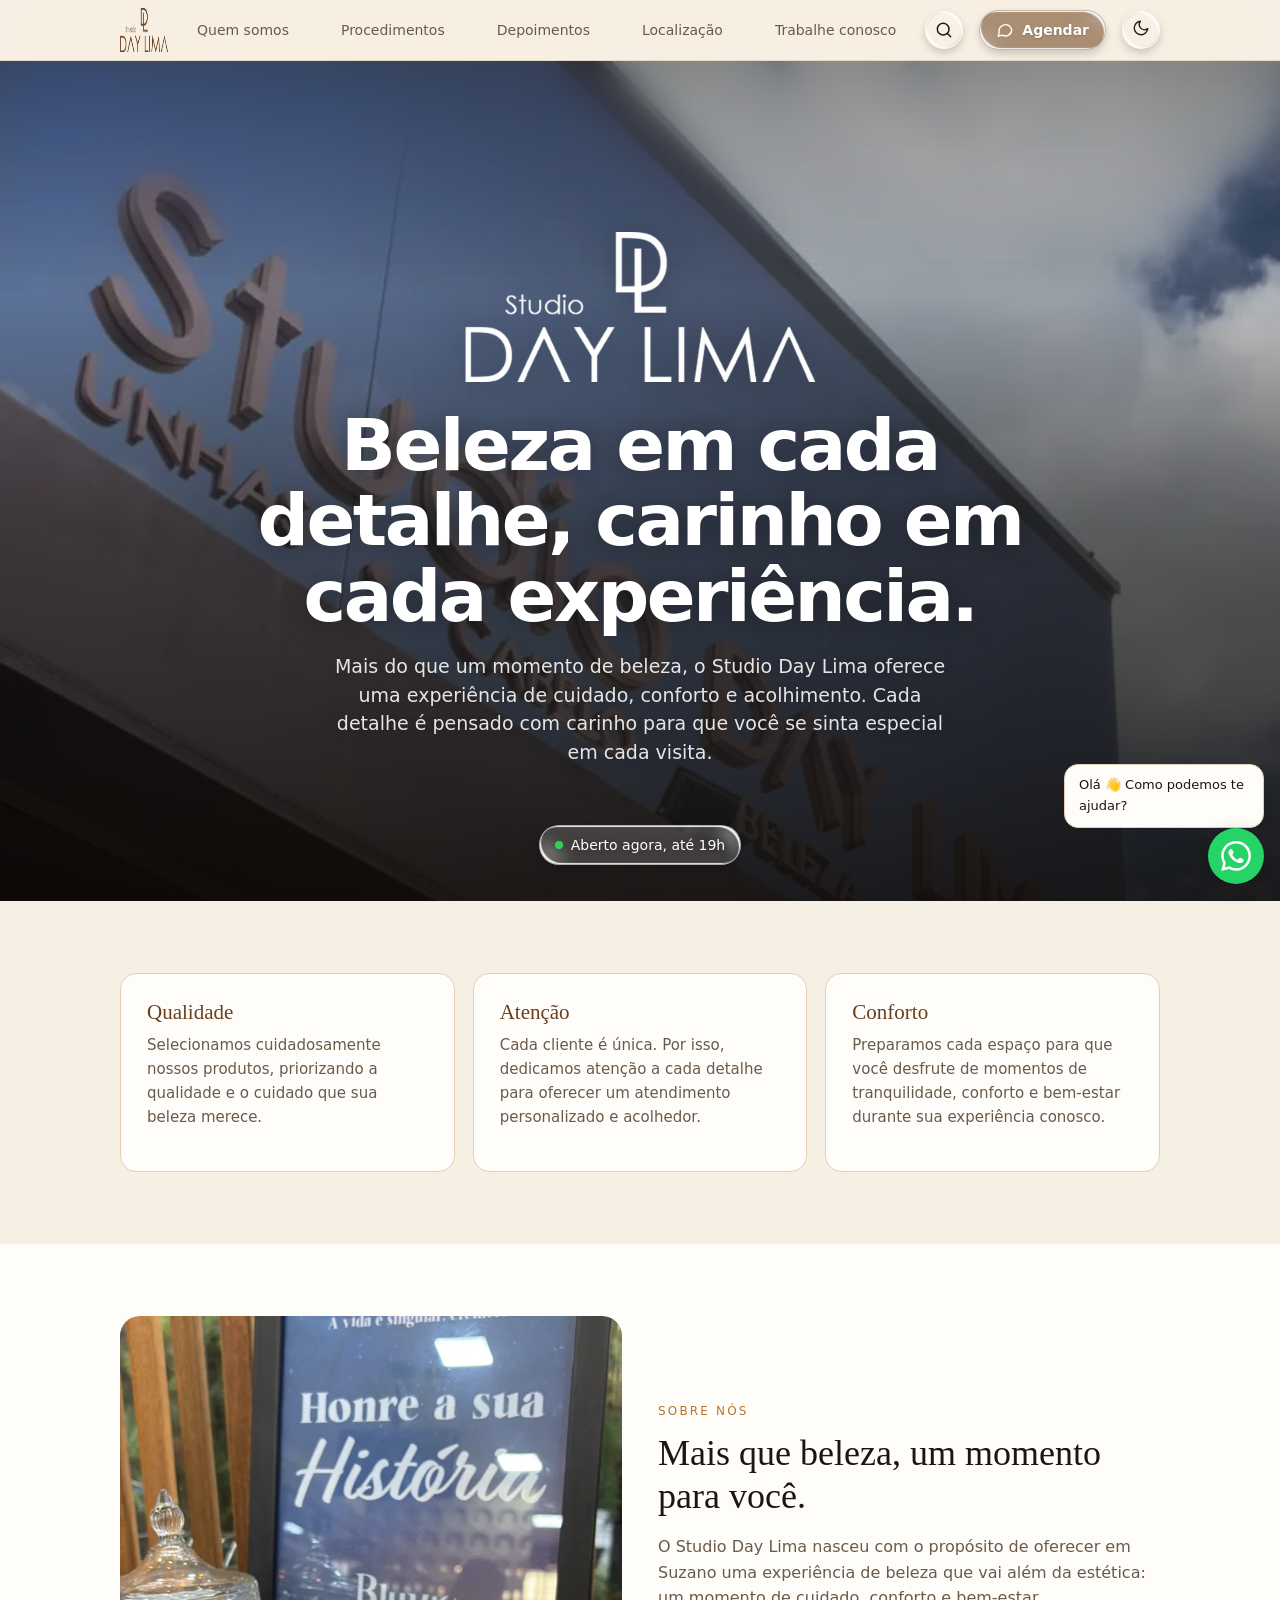
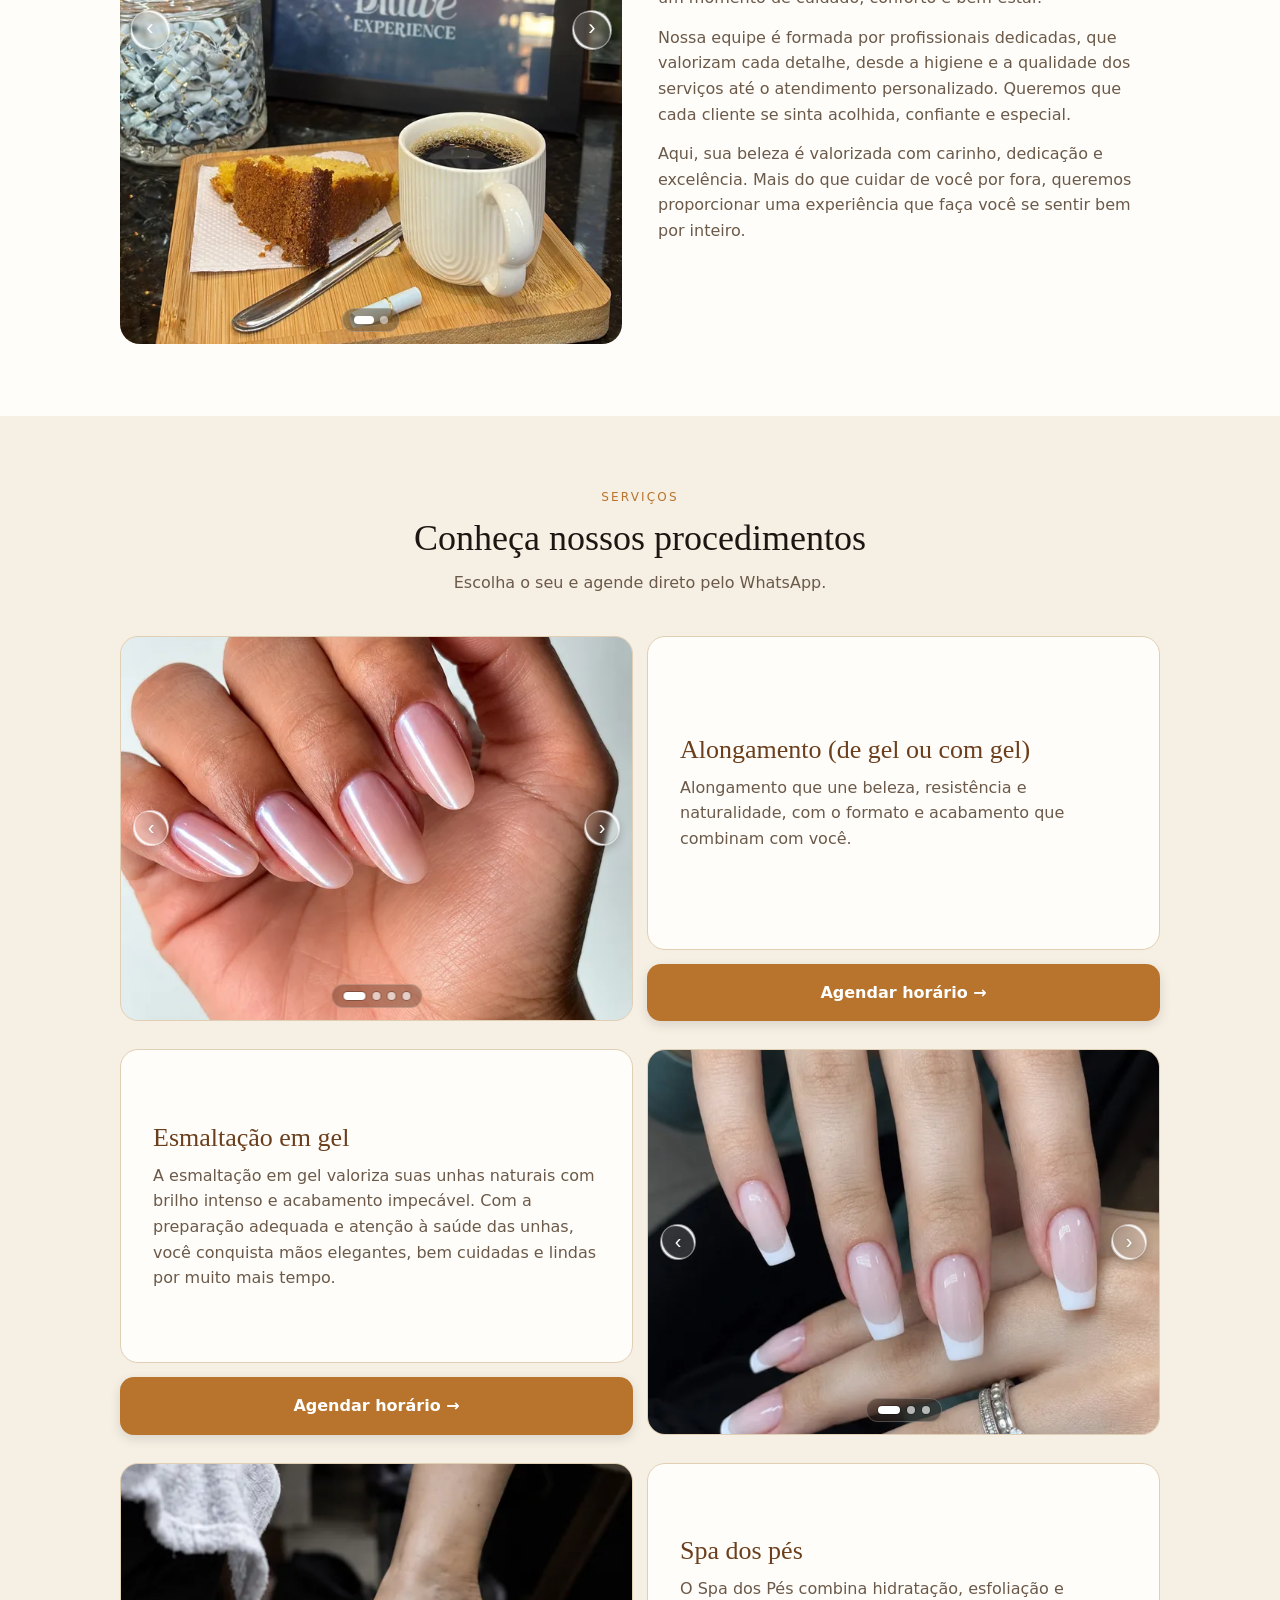
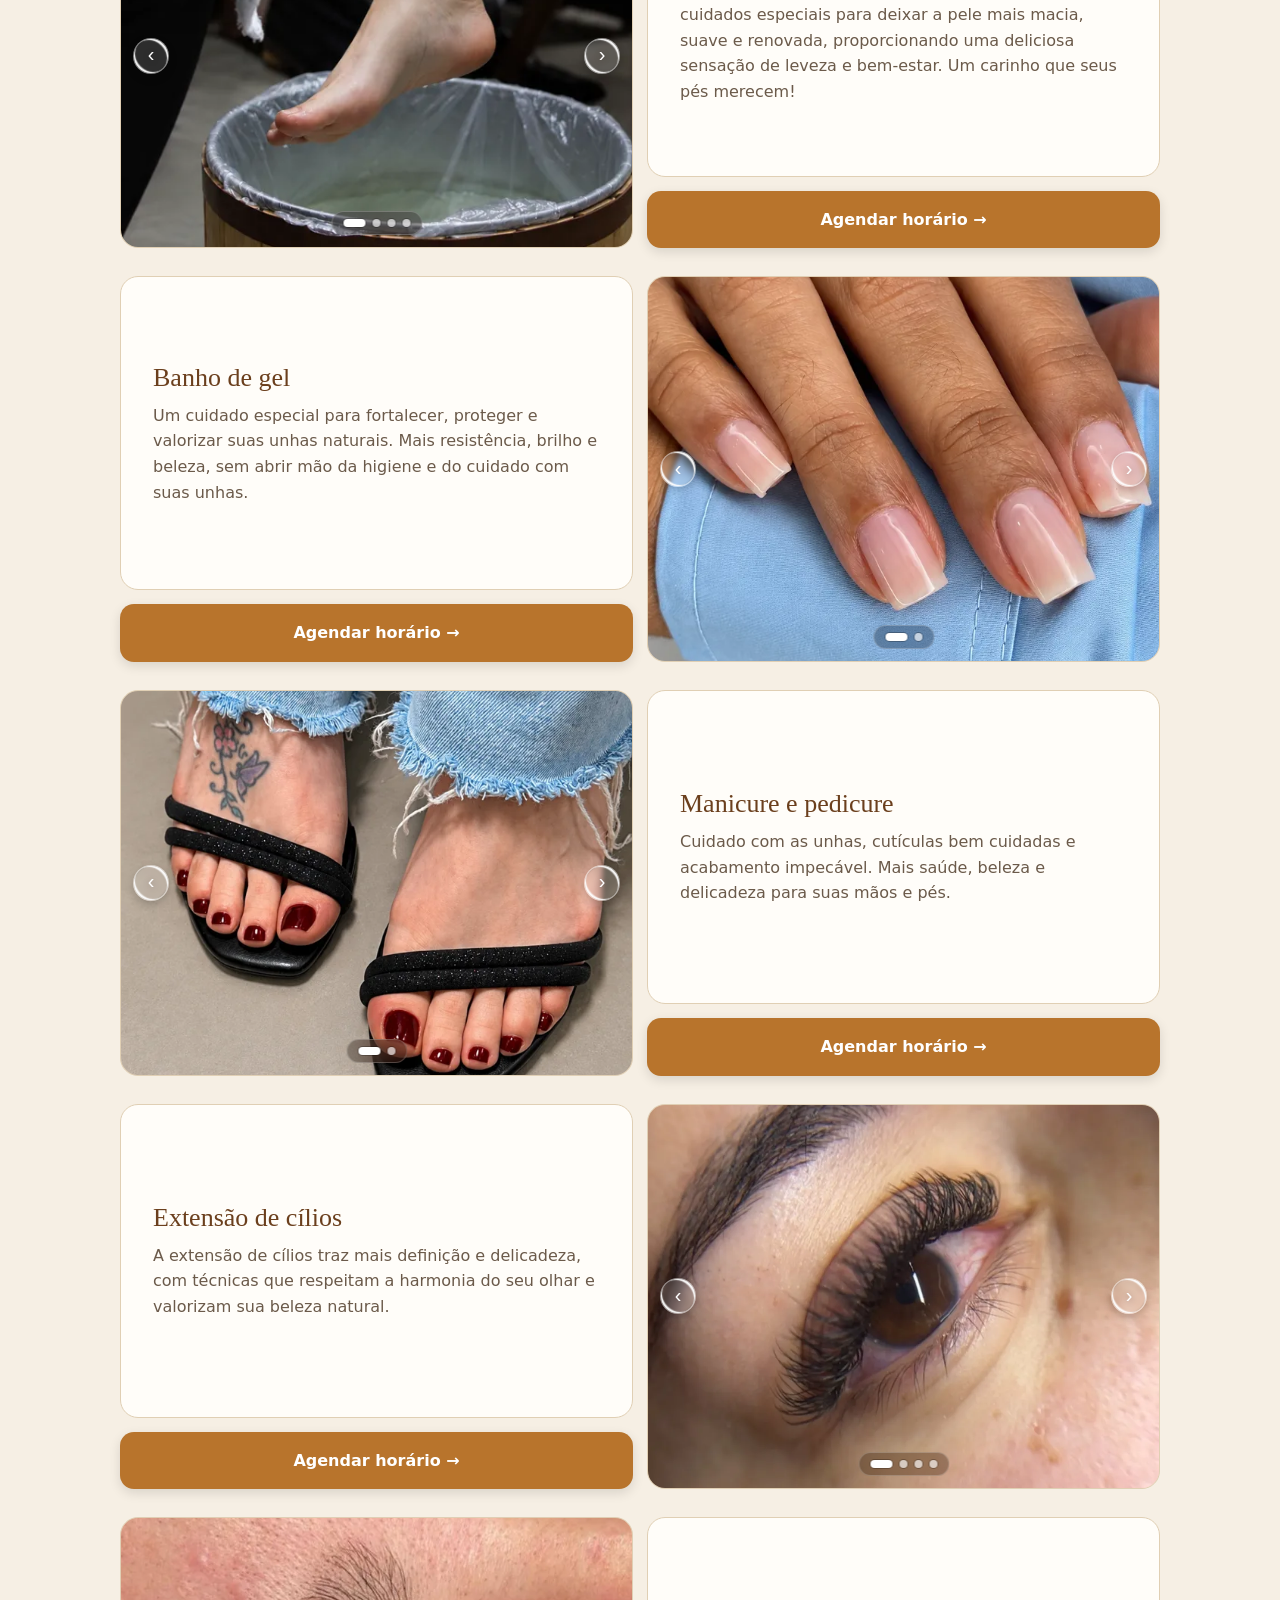
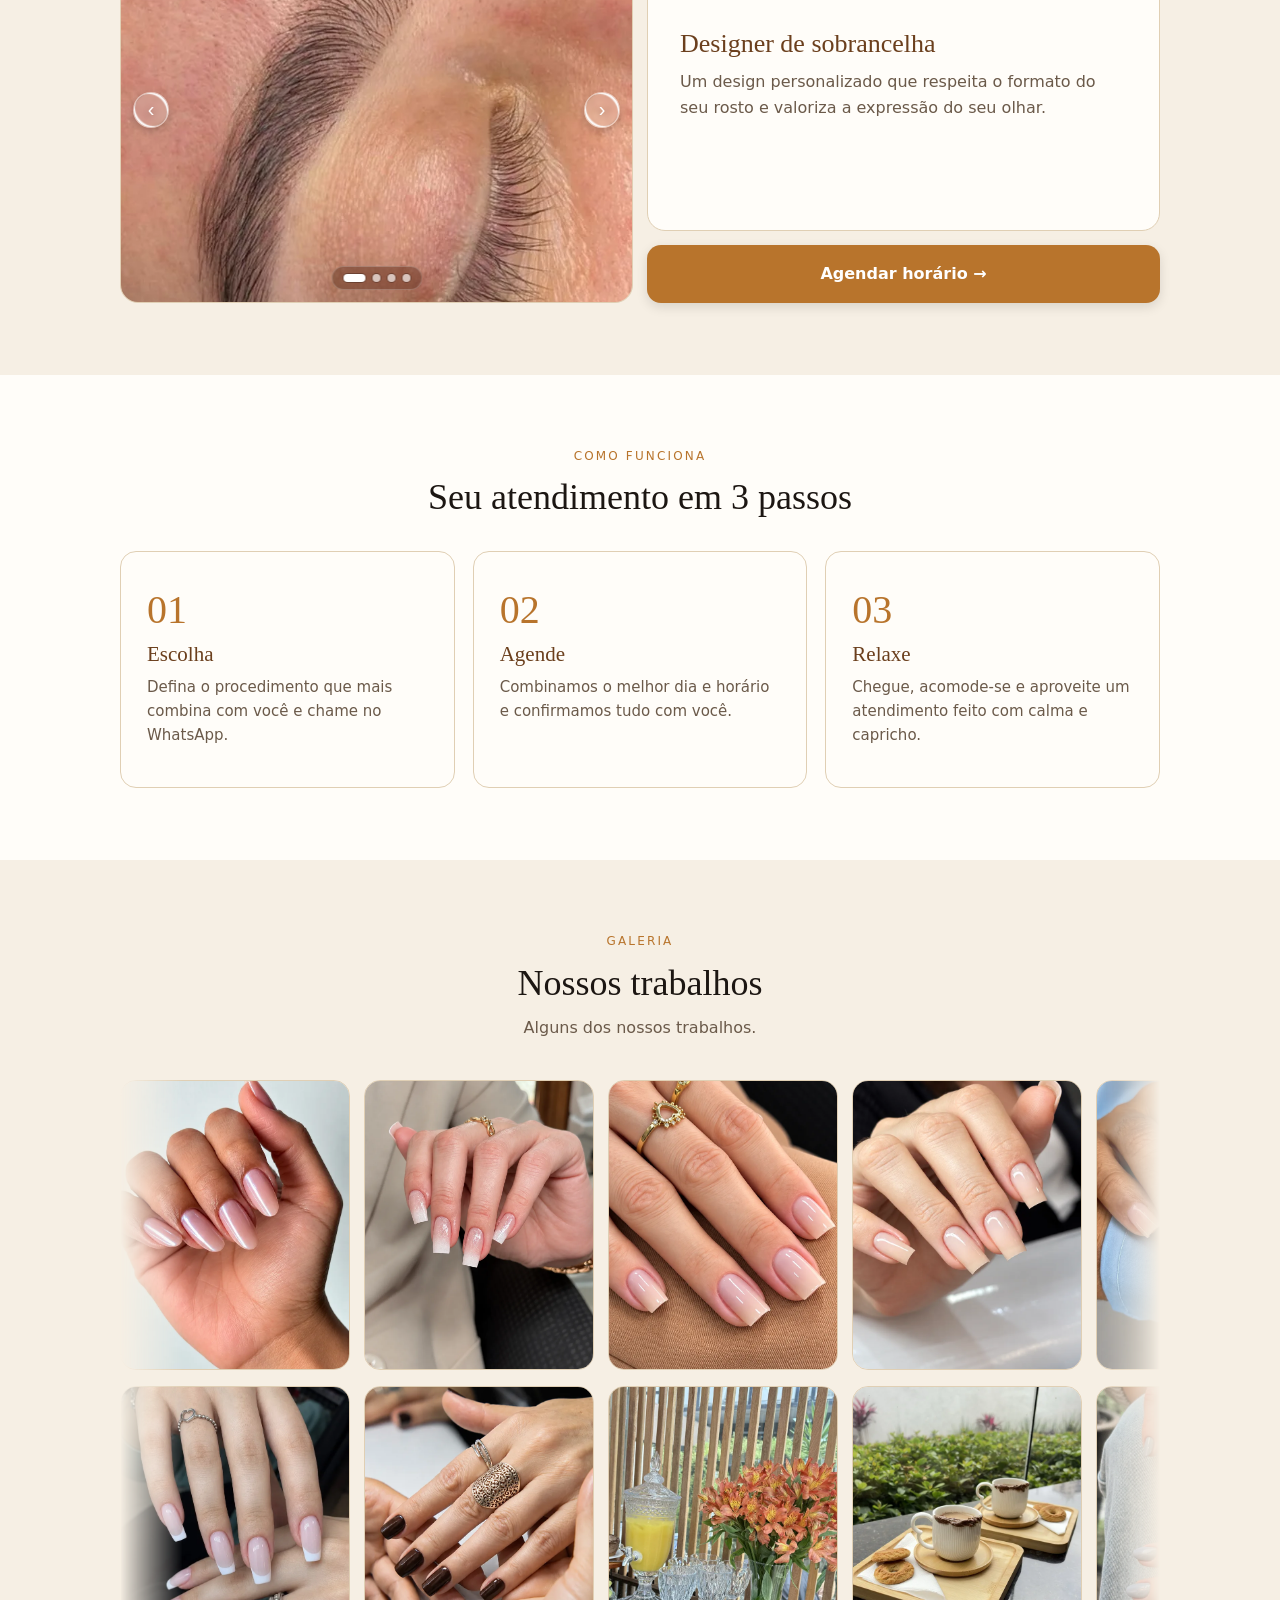
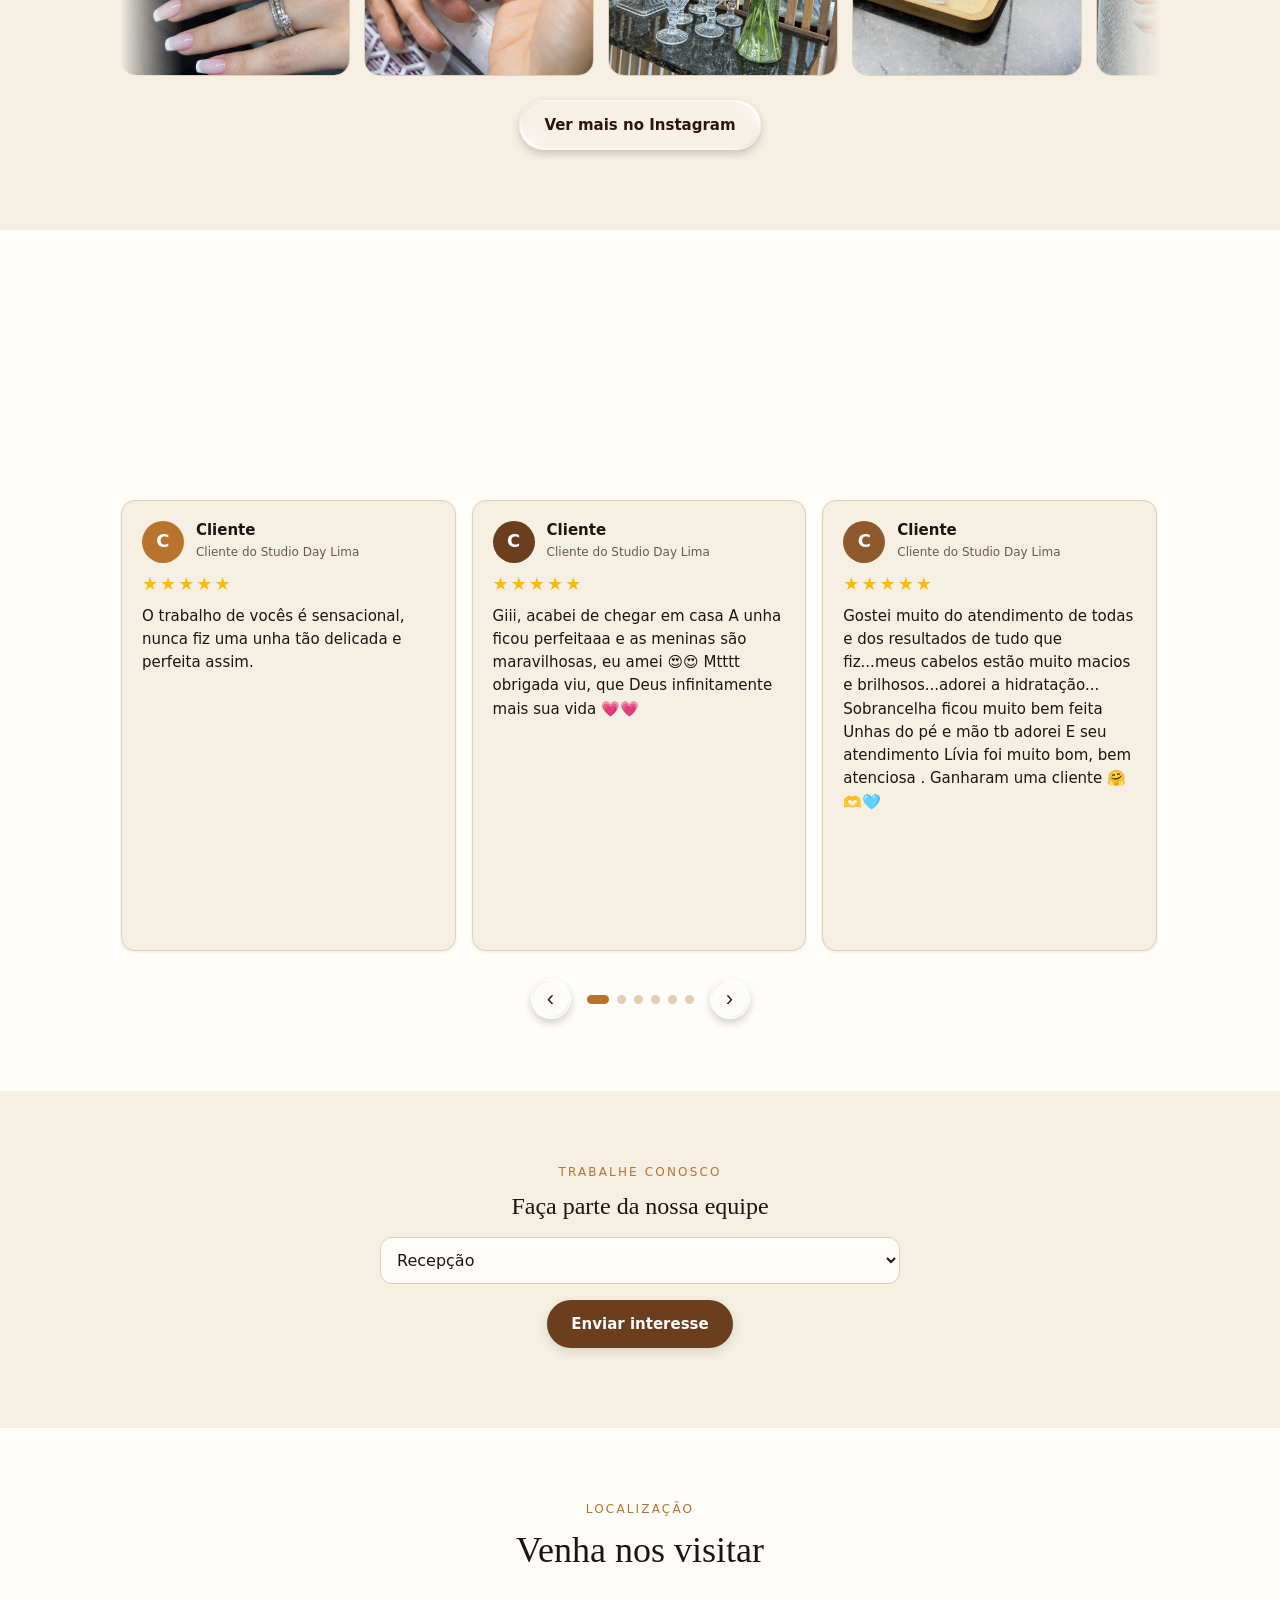
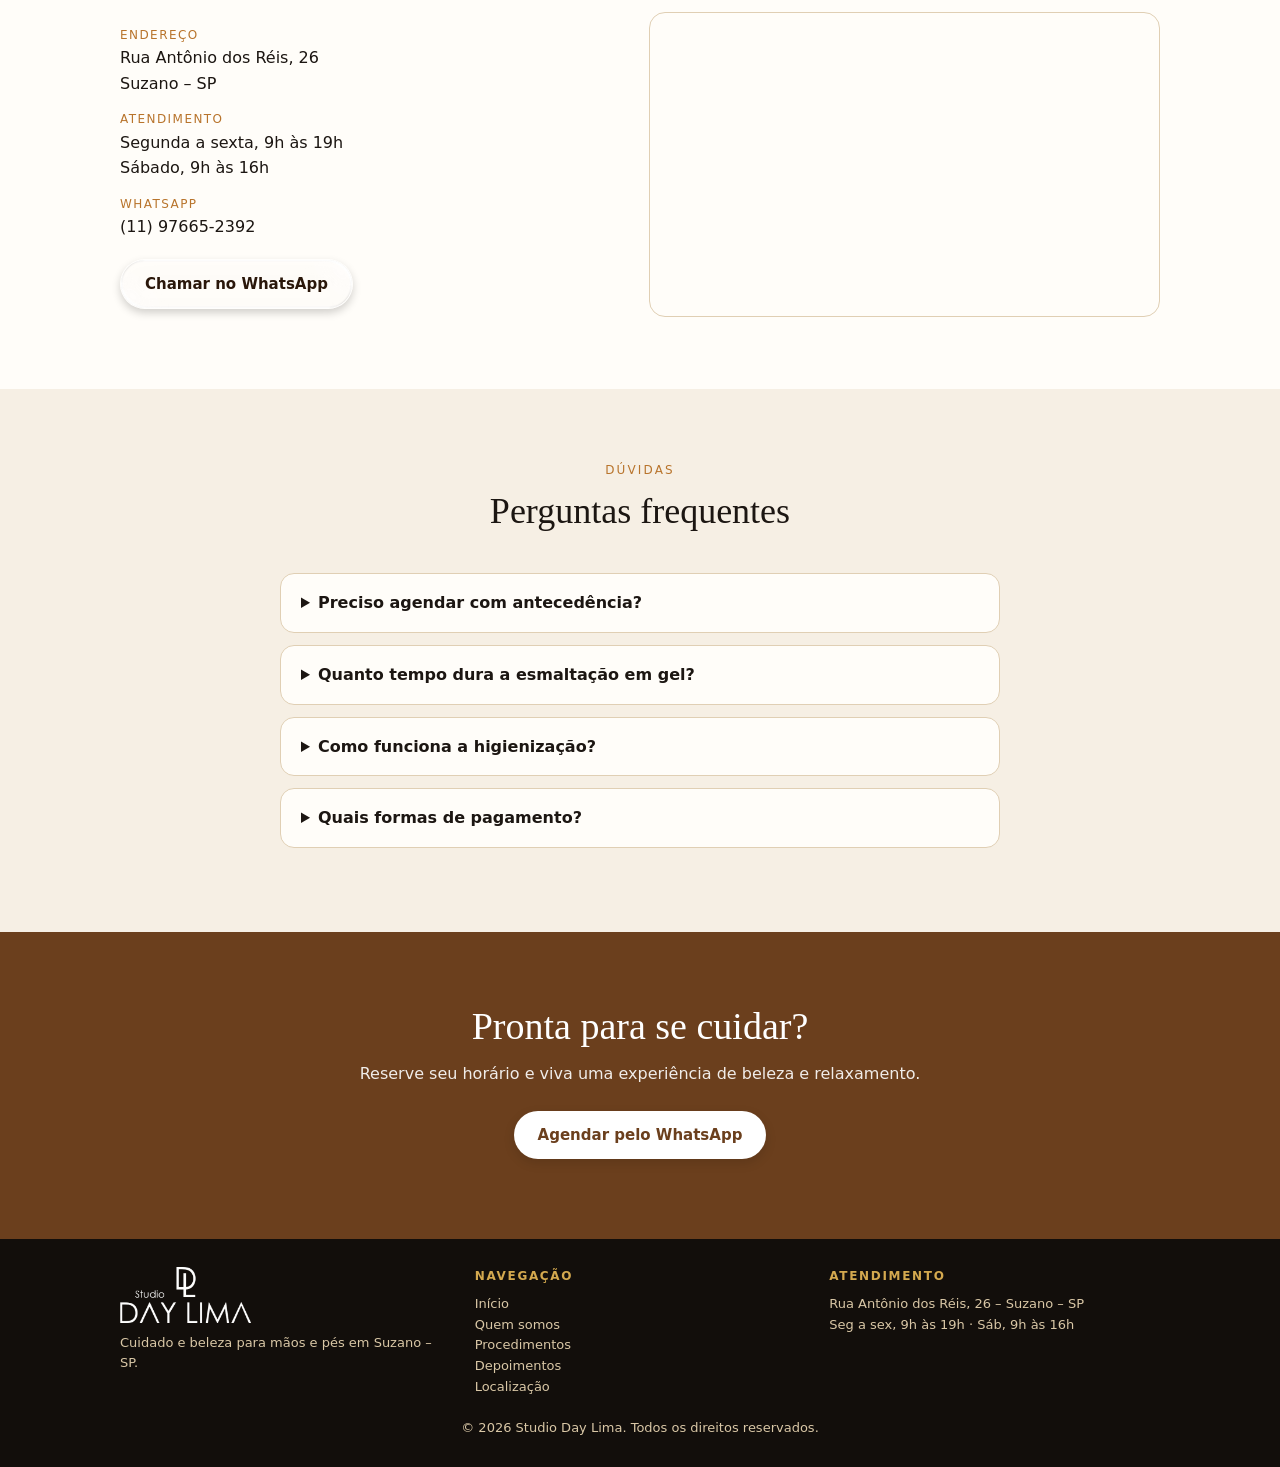
<file: index.html>
<!DOCTYPE html>
<html data-theme="light" lang="pt-BR">
  <head>
    <meta charset="utf-8"/>
    <meta content="width=device-width, initial-scale=1, viewport-fit=cover" name="viewport"/>
    <script>
      document.documentElement.classList.add("js")
    </script>
    <link href="https://fonts.googleapis.com" rel="preconnect"/>
    <link crossorigin href="https://fonts.gstatic.com" rel="preconnect"/>
    <link href="https://fonts.googleapis.com/css2?family=Jost:wght@400;500&display=swap" rel="stylesheet"/>
    <title>
      Studio Day Lima – Esmalteria em Suzano
    </title>
    <link href="style.css" rel="stylesheet"/>
  </head>
  <body>
    <header>
      <div class="wrap">
        <a class="logo" href="#inicio" aria-label="Studio Day Lima"><img class="logo-img l-dark" src="img/logo-dark.png" alt="Studio Day Lima" decoding="async" style="height:44px;width:auto;max-width:100%;display:block"/><img class="logo-img l-light" src="img/logo-light.png" alt="" aria-hidden="true" decoding="async" style="height:44px;width:auto;max-width:100%;display:none"/></a>
        <nav>
          <a href="#sobre" aria-label="Quem somos" title="Quem somos"><svg class="nico" width="18" height="18" viewBox="0 0 24 24" fill="none" stroke="#fff" stroke-width="1.8" stroke-linecap="round" stroke-linejoin="round" aria-hidden="true"><circle cx="12" cy="8" r="4"/><path d="M4 21c1.5-4 4.5-6 8-6s6.5 2 8 6"/></svg><span class="nlbl">Quem somos</span></a>
          <a href="#servicos" aria-label="Procedimentos" title="Procedimentos"><svg class="nico" width="18" height="18" viewBox="0 0 24 24" fill="none" stroke="#fff" stroke-width="1.8" stroke-linecap="round" stroke-linejoin="round" aria-hidden="true"><path d="M12 3l1.8 4.7L18.5 9.5l-4.7 1.8L12 16l-1.8-4.7L5.5 9.5l4.7-1.8z"/></svg><span class="nlbl">Procedimentos</span></a>
          <a href="#depoimentos" aria-label="Depoimentos" title="Depoimentos"><svg class="nico" width="18" height="18" viewBox="0 0 24 24" fill="none" stroke="#fff" stroke-width="1.8" stroke-linecap="round" stroke-linejoin="round" aria-hidden="true"><path d="M12 3.5l2.6 5.3 5.9.9-4.3 4.1 1 5.8L12 16.8l-5.2 2.8 1-5.8-4.3-4.1 5.9-.9z"/></svg><span class="nlbl">Depoimentos</span></a>
          <a href="#localizacao" aria-label="Localização" title="Localização"><svg class="nico" width="18" height="18" viewBox="0 0 24 24" fill="none" stroke="#fff" stroke-width="1.8" stroke-linecap="round" stroke-linejoin="round" aria-hidden="true"><path d="M12 21s7-6.2 7-11a7 7 0 1 0-14 0c0 4.8 7 11 7 11z"/><circle cx="12" cy="10" r="2.5"/></svg><span class="nlbl">Localização</span></a>
          <a href="#trabalhe" aria-label="Trabalhe conosco" title="Trabalhe conosco"><svg class="nico" width="18" height="18" viewBox="0 0 24 24" fill="none" stroke="#fff" stroke-width="1.8" stroke-linecap="round" stroke-linejoin="round" aria-hidden="true"><rect x="3" y="7" width="18" height="13" rx="2"/><path d="M9 7V5a2 2 0 0 1 2-2h2a2 2 0 0 1 2 2v2"/></svg><span class="nlbl">Trabalhe conosco</span></a>
        <button aria-haspopup="dialog" class="hdr-search" data-search type="button"><svg width="20" height="20" viewBox="0 0 24 24" fill="none" stroke="currentColor" stroke-width="1.8" stroke-linecap="round" stroke-linejoin="round" aria-hidden="true"><circle cx="11" cy="11" r="7"/><path d="m20 20-3.5-3.5"/></svg><span class="hs-t">Buscar procedimentos e horários</span><kbd aria-hidden="true" class="kbd-hint">Ctrl K</kbd></button>
        </nav>
        <button aria-haspopup="dialog" aria-label="Buscar no site" class="sbtn" data-search type="button">
          <svg width="20" height="20" viewBox="0 0 24 24" fill="none" stroke="currentColor" stroke-width="1.8" stroke-linecap="round" stroke-linejoin="round" aria-hidden="true"><circle cx="11" cy="11" r="7"/><path d="m20 20-3.5-3.5"/></svg>
        </button>
        <a class="btn hdr-cta" href="https://wa.me/5511976652392?text=Ol%C3%A1%21+Vim+do+site+e+quero+agendar+um+hor%C3%A1rio" rel="noopener" target="_blank" aria-label="Agendar pelo WhatsApp"><svg class="ico" width="18" height="18" viewBox="0 0 24 24" fill="none" stroke="currentColor" stroke-width="1.8" stroke-linecap="round" stroke-linejoin="round" aria-hidden="true"><path d="M21 11.5a8.5 8.5 0 0 1-12.6 7.4L3 20l1.2-4.6A8.5 8.5 0 1 1 21 11.5z"/></svg><span class="lbl">Agendar</span></a>
        <button aria-haspopup="dialog" class="hdr-search hdr-search-m" data-search type="button"><svg width="20" height="20" viewBox="0 0 24 24" fill="none" stroke="currentColor" stroke-width="1.8" stroke-linecap="round" stroke-linejoin="round" aria-hidden="true"><circle cx="11" cy="11" r="7"/><path d="m20 20-3.5-3.5"/></svg><span class="hs-t">Buscar procedimentos e horários</span><kbd aria-hidden="true" class="kbd-hint">Ctrl K</kbd></button>
        <button aria-label="Alternar tema claro e escuro" class="tg" id="tg">
          🌙
        </button>
        <button aria-expanded="false" aria-label="Abrir menu" class="hb" id="hb">
          <span>
          </span>
          <span>
          </span>
          <span>
          </span>
        </button>
      </div>
    </header>
    <section class="hero" id="inicio">
      <div aria-hidden="true" class="hero-bg">
        <img alt="" decoding="async" fetchpriority="high" src="img/hero-fachada.webp"/>
      </div>
      <div class="wrap hero-in">
        <div class="hero-copy">
          <div class="hero-logo"><img class="hero-logo-img" src="img/logo-light.png" alt="Studio Day Lima" decoding="async" style="height:clamp(90px,15vw,150px);width:auto;max-width:90vw;display:inline-block"/></div>
        <h1 data-cms="hero.title">
            Beleza em cada detalhe, carinho em cada experiência.
          </h1>
          <p class="hero-sub" data-cms="hero.text">
            Mais do que um momento de beleza, o Studio Day Lima oferece uma experiência de cuidado, conforto e acolhimento. Cada detalhe é pensado com carinho para que você se sinta especial em cada visita.
          </p>
        </div>
        <div class="hero-dock">
          <div class="chips">
            <span class="chip" id="openNow">
              <i aria-hidden="true" class="dot"></i>
              <span data-cms="hours.chip">Seg a sex, 9h às 19h</span>
            </span>
          </div>
        </div>
      </div>
    </section>
    <section>
      <div class="wrap">
        <div class="grid">
          <div class="card">
            <h3 data-cms="values.0.title">
              Qualidade
            </h3>
            <p data-cms="values.0.text">
              Selecionamos cuidadosamente nossos produtos, priorizando a qualidade e o cuidado que sua beleza merece.
            </p>
          </div>
          <div class="card">
            <h3 data-cms="values.1.title">
              Atenção
            </h3>
            <p data-cms="values.1.text">
              Cada cliente é única. Por isso, dedicamos atenção a cada detalhe para oferecer um atendimento personalizado e acolhedor.
            </p>
          </div>
          <div class="card">
            <h3 data-cms="values.2.title">
              Conforto
            </h3>
            <p data-cms="values.2.text">
              Preparamos cada espaço para que você desfrute de momentos de tranquilidade, conforto e bem-estar durante sua experiência conosco.
            </p>
          </div>
        </div>
      </div>
    </section>
    <section class="about" id="sobre">
      <div class="wrap">
        <div class="car">
          <div class="trk" id="trk">
            <div>
              <img alt="Café do Studio Day Lima" loading="lazy" src="img/sobre-01.webp"/>
            </div>
            <div>
              <img alt="Fachada do Studio Day Lima" loading="lazy" src="img/sobre-02.webp"/>
            </div>
          </div>
          <button aria-label="Foto anterior" class="ar l" id="pv">
            ‹
          </button>
          <button aria-label="Próxima foto" class="ar r" id="nx">
            ›
          </button>
          <div class="dots" id="dots">
          </div>
        </div>
        <div>
          <div class="eyebrow">
            Sobre nós
          </div>
          <h2 data-cms="about.title">
            Mais que beleza, um momento para você.
          </h2>
          <p data-cms="about.paragraphs.0">
            O Studio Day Lima nasceu com o propósito de oferecer em Suzano uma experiência de beleza que vai além da estética: um momento de cuidado, conforto e bem-estar.
          </p>
          <p data-cms="about.paragraphs.1">
            Nossa equipe é formada por profissionais dedicadas, que valorizam cada detalhe, desde a higiene e a qualidade dos serviços até o atendimento personalizado. Queremos que cada cliente se sinta acolhida, confiante e especial.
          </p>
          <p data-cms="about.paragraphs.2">
            Aqui, sua beleza é valorizada com carinho, dedicação e excelência. Mais do que cuidar de você por fora, queremos proporcionar uma experiência que faça você se sentir bem por inteiro.
          </p>
        </div>
      </div>
    </section>
    <section id="servicos">
      <div class="wrap">
        <div class="sec-h">
          <div class="eyebrow">
            Serviços
          </div>
          <h2>
            Conheça nossos procedimentos
          </h2>
          <p>
            Escolha o seu e agende direto pelo WhatsApp.
          </p>
        </div>
        <div class="svs">
          <article class="sv">
            <div aria-label="Fotos de Unhas de gel" class="sv-ph">
              <div class="sv-s on">
                <img alt="Unhas de gel 1" loading="lazy" src="img/unhas-gel-01.webp"/>
              </div>
              <div class="sv-s">
                <img alt="Unhas de gel 2" loading="lazy" src="img/unhas-gel-02.webp"/>
              </div>
              <div class="sv-s">
                <img alt="Unhas de gel 3" loading="lazy" src="img/unhas-gel-03.webp"/>
              </div>
              <div class="sv-s">
                <img alt="Unhas de gel 4" loading="lazy" src="img/unhas-gel-04.webp"/>
              </div>
              <button aria-label="Foto anterior" class="ar l" type="button">‹</button><button aria-label="Próxima foto" class="ar r" type="button">›</button><div class="sv-dots">
              </div>
            </div>
            <div class="sv-d">
              <h3>
                Alongamento (de gel ou com gel)
              </h3>
              <p>
                Alongamento que une beleza, resistência e naturalidade, com o formato e acabamento que combinam com você.
              </p>
            </div>
            <a class="sv-b" href="https://wa.me/5511976652392?text=Ol%C3%A1%2C+tudo+bem%3F+Vim+do+site%2C+gostaria+de+agendar+um+hor%C3%A1rio+para+Alongamento+(de+gel+ou+com+gel)." rel="noopener" target="_blank">
              Agendar horário →
            </a>
          </article>
          <article class="sv rev">
            <div aria-label="Fotos de Esmaltação em gel" class="sv-ph">
              <div class="sv-s on">
                <img alt="Esmaltação em gel 1" loading="lazy" src="img/esmaltacao-01.webp"/>
              </div>
              <div class="sv-s">
                <img alt="Esmaltação em gel 2" loading="lazy" src="img/esmaltacao-02.webp"/>
              </div>
              <div class="sv-s"><img alt="Esmaltação em gel 3" loading="lazy" src="img/esmaltacao-03.webp"/></div>
<button aria-label="Foto anterior" class="ar l" type="button">‹</button><button aria-label="Próxima foto" class="ar r" type="button">›</button><div class="sv-dots">
              </div>
            </div>
            <div class="sv-d">
              <h3>
                Esmaltação em gel
              </h3>
              <p>
                A esmaltação em gel valoriza suas unhas naturais com brilho intenso e acabamento impecável. Com a preparação adequada e atenção à saúde das unhas, você conquista mãos elegantes, bem cuidadas e lindas por muito mais tempo.
              </p>
            </div>
            <a class="sv-b" href="https://wa.me/5511976652392?text=Ol%C3%A1%2C+tudo+bem%3F+Vim+do+site%2C+gostaria+de+agendar+um+hor%C3%A1rio+para+Esmalta%C3%A7%C3%A3o+em+Gel." rel="noopener" target="_blank">
              Agendar horário →
            </a>
          </article>
          <article class="sv">
            <div aria-label="Fotos de Spa dos pés" class="sv-ph">
<div class="sv-s on">
<img alt="Spa dos pés 1" loading="lazy" src="img/spa-01.webp"/>
</div>
<div class="sv-s">
<img alt="Spa dos pés 2" loading="lazy" src="img/spa-02.webp"/>
</div>
<div class="sv-s">
<img alt="Spa dos pés 3" loading="lazy" src="img/spa-03.webp"/>
</div>
<div class="sv-s">
<img alt="Spa dos pés 4" loading="lazy" src="img/spa-04.webp"/>
</div>
<button aria-label="Foto anterior" class="ar l" type="button">‹</button><button aria-label="Próxima foto" class="ar r" type="button">›</button>
<div class="sv-dots">
</div>
</div>
<div class="sv-d">
              <h3>
                Spa dos pés
              </h3>
              <p>
                O Spa dos Pés combina hidratação, esfoliação e cuidados especiais para deixar a pele mais macia, suave e renovada, proporcionando uma deliciosa sensação de leveza e bem-estar. Um carinho que seus pés merecem!
              </p>
            </div>
            <a class="sv-b" href="https://wa.me/5511976652392?text=Ol%C3%A1%2C+tudo+bem%3F+Vim+do+site%2C+gostaria+de+agendar+um+hor%C3%A1rio+para+Spa+dos+P%C3%A9s." rel="noopener" target="_blank">
              Agendar horário →
            </a>
          </article>
          <article class="sv rev">
            <div aria-label="Fotos de Banho de gel" class="sv-ph">
              <div class="sv-s on">
                <img alt="Banho de gel 1" loading="lazy" src="img/banho-01.webp"/>
              </div>
              <div class="sv-s">
                <img alt="Banho de gel 2" loading="lazy" src="img/banho-02.webp"/>
              </div>
              <button aria-label="Foto anterior" class="ar l" type="button">‹</button><button aria-label="Próxima foto" class="ar r" type="button">›</button><div class="sv-dots">
              </div>
            </div>
            <div class="sv-d">
              <h3>
                Banho de gel
              </h3>
              <p>
                Um cuidado especial para fortalecer, proteger e valorizar suas unhas naturais. Mais resistência, brilho e beleza, sem abrir mão da higiene e do cuidado com suas unhas.
              </p>
            </div>
            <a class="sv-b" href="https://wa.me/5511976652392?text=Ol%C3%A1%2C+tudo+bem%3F+Vim+do+site%2C+gostaria+de+agendar+um+hor%C3%A1rio+para+Banho+de+Gel." rel="noopener" target="_blank">
              Agendar horário →
            </a>
          </article>
          <article class="sv">
            <div aria-label="Fotos de Manicure e pedicure" class="sv-ph">
              <div class="sv-s on">
                <img alt="Manicure e pedicure 1" loading="lazy" src="img/manicure-01.webp"/>
              </div>
              <div class="sv-s">
                <img alt="Manicure e pedicure 2" loading="lazy" src="img/manicure-02.webp"/>
              </div>
              <button aria-label="Foto anterior" class="ar l" type="button">‹</button><button aria-label="Próxima foto" class="ar r" type="button">›</button><div class="sv-dots">
              </div>
            </div>
            <div class="sv-d">
              <h3>
                Manicure e pedicure
              </h3>
              <p>
                Cuidado com as unhas, cutículas bem cuidadas e acabamento impecável. Mais saúde, beleza e delicadeza para suas mãos e pés.
              </p>
            </div>
            <a class="sv-b" href="https://wa.me/5511976652392?text=Ol%C3%A1%2C+tudo+bem%3F+Vim+do+site%2C+gostaria+de+agendar+um+hor%C3%A1rio+para+Manicure+e+Pedicure." rel="noopener" target="_blank">
              Agendar horário →
            </a>
          </article>
          <article class="sv rev">
            <div aria-label="Fotos de Extensão de cílios" class="sv-ph">
              <div class="sv-s on">
                <img alt="Extensão de cílios 1" loading="lazy" src="img/cilios-01.webp"/>
              </div>
              <div class="sv-s">
                <img alt="Extensão de cílios 2" loading="lazy" src="img/cilios-02.webp"/>
              </div>
              <div class="sv-s">
                <img alt="Extensão de cílios 3" loading="lazy" src="img/cilios-03.webp"/>
              </div>
              <div class="sv-s">
                <img alt="Extensão de cílios 4" loading="lazy" src="img/cilios-04.webp"/>
              </div>
              <button aria-label="Foto anterior" class="ar l" type="button">‹</button><button aria-label="Próxima foto" class="ar r" type="button">›</button><div class="sv-dots">
              </div>
            </div>
            <div class="sv-d">
              <h3>
                Extensão de cílios
              </h3>
              <p>
                A extensão de cílios traz mais definição e delicadeza, com técnicas que respeitam a harmonia do seu olhar e valorizam sua beleza natural.
              </p>
            </div>
            <a class="sv-b" href="https://wa.me/5511976652392?text=Ol%C3%A1%2C+tudo+bem%3F+Vim+do+site%2C+gostaria+de+agendar+um+hor%C3%A1rio+para+Extens%C3%A3o+de+C%C3%ADlios." rel="noopener" target="_blank">
              Agendar horário →
            </a>
          </article>
          <article class="sv">
            <div aria-label="Fotos de Designer de sobrancelha" class="sv-ph">
              <div class="sv-s on">
                <img alt="Designer de sobrancelha 1" loading="lazy" src="img/sobrancelha-01.webp"/>
              </div>
              <div class="sv-s">
                <img alt="Designer de sobrancelha 2" loading="lazy" src="img/sobrancelha-02.webp"/>
              </div>
              <div class="sv-s">
                <img alt="Designer de sobrancelha 3" loading="lazy" src="img/sobrancelha-03.webp"/>
              </div>
              <div class="sv-s">
                <img alt="Designer de sobrancelha 4" loading="lazy" src="img/sobrancelha-04.webp"/>
              </div>
              <button aria-label="Foto anterior" class="ar l" type="button">‹</button><button aria-label="Próxima foto" class="ar r" type="button">›</button><div class="sv-dots">
              </div>
            </div>
            <div class="sv-d">
              <h3>
                Designer de sobrancelha
              </h3>
              <p>
                Um design personalizado que respeita o formato do seu rosto e valoriza a expressão do seu olhar.
              </p>
            </div>
            <a class="sv-b" href="https://wa.me/5511976652392?text=Ol%C3%A1%2C+tudo+bem%3F+Vim+do+site%2C+gostaria+de+agendar+um+hor%C3%A1rio+para+Designer+de+Sobrancelha." rel="noopener" target="_blank">
              Agendar horário →
            </a>
          </article>
        </div>
      </div>
    </section>
    <section class="about">
      <div class="wrap" style="display:block;text-align:center">
        <div class="eyebrow">
          Como funciona
        </div>
        <h2 style="margin-bottom:32px">
          Seu atendimento em 3 passos
        </h2>
        <div class="grid steps" style="text-align:left">
          <div class="card">
            <div class="n">
              01
            </div>
            <h3>
              Escolha
            </h3>
            <p>
              Defina o procedimento que mais combina com você e chame no WhatsApp.
            </p>
          </div>
          <div class="card">
            <div class="n">
              02
            </div>
            <h3>
              Agende
            </h3>
            <p>
              Combinamos o melhor dia e horário e confirmamos tudo com você.
            </p>
          </div>
          <div class="card">
            <div class="n">
              03
            </div>
            <h3>
              Relaxe
            </h3>
            <p>
              Chegue, acomode-se e aproveite um atendimento feito com calma e capricho.
            </p>
          </div>
        </div>
      </div>
    </section>
    <section id="galeria">
      <div class="wrap">
        <div class="sec-h">
          <div class="eyebrow">
            Galeria
          </div>
          <h2>
            Nossos trabalhos
          </h2>
          <p>
            Alguns dos nossos trabalhos.
          </p>
        </div>
        <div class="gal-rows"><div class="gal-row to-left" tabindex="0"><div class="gal-track"><div class="gal-set"><img alt="Trabalho do salão 1" data-full="img/galeria-01.webp" loading="lazy" src="img/galeria-01.webp"/><img alt="Trabalho do salão 2" data-full="img/galeria-02.webp" loading="lazy" src="img/galeria-02.webp"/><img alt="Trabalho do salão 3" data-full="img/galeria-03.webp" loading="lazy" src="img/galeria-03.webp"/><img alt="Trabalho do salão 4" data-full="img/galeria-04.webp" loading="lazy" src="img/galeria-04.webp"/><img alt="Trabalho do salão 5" data-full="img/galeria-05.webp" loading="lazy" src="img/galeria-05.webp"/><img alt="Trabalho do salão 6" data-full="img/galeria-06.webp" loading="lazy" src="img/galeria-06.webp"/></div><div class="gal-set"><img alt="Trabalho do salão 1" data-full="img/galeria-01.webp" loading="lazy" src="img/galeria-01.webp"/><img alt="Trabalho do salão 2" data-full="img/galeria-02.webp" loading="lazy" src="img/galeria-02.webp"/><img alt="Trabalho do salão 3" data-full="img/galeria-03.webp" loading="lazy" src="img/galeria-03.webp"/><img alt="Trabalho do salão 4" data-full="img/galeria-04.webp" loading="lazy" src="img/galeria-04.webp"/><img alt="Trabalho do salão 5" data-full="img/galeria-05.webp" loading="lazy" src="img/galeria-05.webp"/><img alt="Trabalho do salão 6" data-full="img/galeria-06.webp" loading="lazy" src="img/galeria-06.webp"/></div><div class="gal-set"><img alt="Trabalho do salão 1" data-full="img/galeria-01.webp" loading="lazy" src="img/galeria-01.webp"/><img alt="Trabalho do salão 2" data-full="img/galeria-02.webp" loading="lazy" src="img/galeria-02.webp"/><img alt="Trabalho do salão 3" data-full="img/galeria-03.webp" loading="lazy" src="img/galeria-03.webp"/><img alt="Trabalho do salão 4" data-full="img/galeria-04.webp" loading="lazy" src="img/galeria-04.webp"/><img alt="Trabalho do salão 5" data-full="img/galeria-05.webp" loading="lazy" src="img/galeria-05.webp"/><img alt="Trabalho do salão 6" data-full="img/galeria-06.webp" loading="lazy" src="img/galeria-06.webp"/></div><div class="gal-set"><img alt="Trabalho do salão 1" data-full="img/galeria-01.webp" loading="lazy" src="img/galeria-01.webp"/><img alt="Trabalho do salão 2" data-full="img/galeria-02.webp" loading="lazy" src="img/galeria-02.webp"/><img alt="Trabalho do salão 3" data-full="img/galeria-03.webp" loading="lazy" src="img/galeria-03.webp"/><img alt="Trabalho do salão 4" data-full="img/galeria-04.webp" loading="lazy" src="img/galeria-04.webp"/><img alt="Trabalho do salão 5" data-full="img/galeria-05.webp" loading="lazy" src="img/galeria-05.webp"/><img alt="Trabalho do salão 6" data-full="img/galeria-06.webp" loading="lazy" src="img/galeria-06.webp"/></div></div></div><div class="gal-row to-right" tabindex="0"><div class="gal-track"><div class="gal-set"><img alt="Trabalho do salão 7" data-full="img/galeria-07.webp" loading="lazy" src="img/galeria-07.webp"/><img alt="Trabalho do salão 8" data-full="img/galeria-08.webp" loading="lazy" src="img/galeria-08.webp"/><img alt="Trabalho do salão 9" data-full="img/galeria-09.webp" loading="lazy" src="img/galeria-09.webp"/><img alt="Trabalho do salão 10" data-full="img/galeria-10.webp" loading="lazy" src="img/galeria-10.webp"/><img alt="Esmaltação em gel" data-full="img/esmaltacao-03.webp" loading="lazy" src="img/esmaltacao-03.webp"/></div><div class="gal-set"><img alt="Trabalho do salão 7" data-full="img/galeria-07.webp" loading="lazy" src="img/galeria-07.webp"/><img alt="Trabalho do salão 8" data-full="img/galeria-08.webp" loading="lazy" src="img/galeria-08.webp"/><img alt="Trabalho do salão 9" data-full="img/galeria-09.webp" loading="lazy" src="img/galeria-09.webp"/><img alt="Trabalho do salão 10" data-full="img/galeria-10.webp" loading="lazy" src="img/galeria-10.webp"/><img alt="Esmaltação em gel" data-full="img/esmaltacao-03.webp" loading="lazy" src="img/esmaltacao-03.webp"/></div><div class="gal-set"><img alt="Trabalho do salão 7" data-full="img/galeria-07.webp" loading="lazy" src="img/galeria-07.webp"/><img alt="Trabalho do salão 8" data-full="img/galeria-08.webp" loading="lazy" src="img/galeria-08.webp"/><img alt="Trabalho do salão 9" data-full="img/galeria-09.webp" loading="lazy" src="img/galeria-09.webp"/><img alt="Trabalho do salão 10" data-full="img/galeria-10.webp" loading="lazy" src="img/galeria-10.webp"/><img alt="Esmaltação em gel" data-full="img/esmaltacao-03.webp" loading="lazy" src="img/esmaltacao-03.webp"/></div><div class="gal-set"><img alt="Trabalho do salão 7" data-full="img/galeria-07.webp" loading="lazy" src="img/galeria-07.webp"/><img alt="Trabalho do salão 8" data-full="img/galeria-08.webp" loading="lazy" src="img/galeria-08.webp"/><img alt="Trabalho do salão 9" data-full="img/galeria-09.webp" loading="lazy" src="img/galeria-09.webp"/><img alt="Trabalho do salão 10" data-full="img/galeria-10.webp" loading="lazy" src="img/galeria-10.webp"/><img alt="Esmaltação em gel" data-full="img/esmaltacao-03.webp" loading="lazy" src="img/esmaltacao-03.webp"/></div></div></div></div>
<p style="text-align:center;margin-top:24px">
          <a class="btn o" href="https://instagram.com/" rel="noopener" target="_blank">
            Ver mais no Instagram
          </a>
        </p>
      </div>
    </section>
    <section class="rv" id="depoimentos">
      <div class="wrap">
        <div class="sec-h">
          <div class="eyebrow">
            Depoimentos
          </div>
          <h2>
            O que dizem nossas clientes
          </h2>
          <p>
            Avaliações de quem já viveu a experiência Studio Day Lima.
          </p>
          <div class="rv-sum">
            <span aria-hidden="true" class="st">
              ★★★★★
            </span>
            <span>
              Avaliações das clientes
            </span>
          </div>
        </div>
        <div class="rv-wrap">
          <div aria-label="Carrossel de depoimentos" class="rv-trk" id="rvTrk" tabindex="0">
          </div>
          <div class="rv-nav">
            <button aria-label="Depoimento anterior" class="rv-b" id="rvPv">
              ‹
            </button>
            <div class="rv-dots" id="rvDots">
            </div>
            <button aria-label="Próximo depoimento" class="rv-b" id="rvNx">
              ›
            </button>
          </div>
        </div>
      </div>
    </section>
    <section id="trabalhe">
      <div class="wrap job">
        <div class="eyebrow">
          Trabalhe conosco
        </div>
        <h2>
          Faça parte da nossa equipe
        </h2>
        <select id="area">
          <option>
            Recepção
          </option>
          <option>
            Técnica
          </option>
          <option>
            Comercial
          </option>
          <option>
            Manicure e nails designer
          </option>
        </select>
        <a class="btn" id="enviarInteresse" href="https://wa.me/5511976652392" rel="noopener" target="_blank">
        Enviar interesse
      </a>
      </div>
    </section>
    <section class="loc" id="localizacao">
      <div class="wrap">
        <div class="sec-h">
          <div class="eyebrow">
            Localização
          </div>
          <h2>
            Venha nos visitar
          </h2>
        </div>
        <div class="grid">
          <dl>
            <dt>
              Endereço
            </dt>
            <dd data-cms="contact.address">
              Rua Antônio dos Réis, 26
              <br/>
              Suzano – SP
            </dd>
            <dt>
              Atendimento
            </dt>
            <dd data-cms="contact.hours">
              Segunda a sexta, 9h às 19h
              <br/>
              Sábado, 9h às 16h
            </dd>
            <dt>
              WhatsApp
            </dt>
            <dd data-cms="contact.phone">
              (11) 97665-2392
            </dd>
            <p style="margin-top:20px">
              <a class="btn o" href="https://wa.me/5511976652392" rel="noopener" target="_blank">
                Chamar no WhatsApp
              </a>
            </p>
          </dl>
          <div class="map">
            <iframe loading="lazy" src="https://maps.google.com/maps?q=Rua%20Ant%C3%B4nio%20dos%20R%C3%A9is%2026%2C%20Suzano%20SP&z=13&output=embed" title="Mapa">
            </iframe>
          </div>
        </div>
      </div>
    </section>
    <section id="faq">
      <div class="wrap">
        <div class="sec-h">
          <div class="eyebrow">
            Dúvidas
          </div>
          <h2>
            Perguntas frequentes
          </h2>
        </div>
        <details>
          <summary>
            Preciso agendar com antecedência?
          </summary>
          <p>
            Recomendamos agendar pelo WhatsApp para garantir o seu horário.
          </p>
        </details>
        <details>
          <summary>
            Quanto tempo dura a esmaltação em gel?
          </summary>
          <p>
            Em média de duas a três semanas, dependendo dos cuidados e da rotina de cada cliente.
          </p>
        </details>
        <details>
          <summary>
            Como funciona a higienização?
          </summary>
          <p>
            Os materiais são higienizados e esterilizados a cada atendimento.
          </p>
        </details>
        <details>
          <summary>
            Quais formas de pagamento?
          </summary>
          <p>
            Pix, cartões de débito e crédito e dinheiro.
          </p>
        </details>
      </div>
    </section>
    <section class="cta">
      <div class="wrap">
        <h2>
          Pronta para se cuidar?
        </h2>
        <p>
          Reserve seu horário e viva uma experiência de beleza e relaxamento.
        </p>
        <a class="btn" href="https://wa.me/5511976652392?text=Ol%C3%A1%21+Quero+agendar+meu+hor%C3%A1rio" rel="noopener" target="_blank">
          Agendar pelo WhatsApp
        </a>
      </div>
    </section>
    <footer>
      <div class="wrap">
        <div class="foot">
          <div>
            <div class="foot-logo"><img src="img/logo-light.png" alt="Studio Day Lima" decoding="async" style="height:56px;width:auto;max-width:100%;display:block"/></div>
            Cuidado e beleza para mãos e pés em Suzano – SP.
          </div>
          <div>
            <h4>
              Navegação
            </h4>
            <a href="#inicio">
              Início
            </a>
            <a href="#sobre">
              Quem somos
            </a>
            <a href="#servicos">
              Procedimentos
            </a>
            <a href="#depoimentos">
              Depoimentos
            </a>
            <a href="#localizacao">
              Localização
            </a>
          </div>
          <div>
            <h4>
              Atendimento
            </h4>
            <span data-cms="footer.address">Rua Antônio dos Réis, 26 – Suzano – SP</span>
            <br/>
            <span data-cms="footer.hours">Seg a sex, 9h às 19h · Sáb, 9h às 16h
          </span></div>
        </div>
        © 2026 Studio Day Lima. Todos os direitos reservados.
      </div>
    </footer>
    <div class="bub">
      Olá 👋 Como podemos te ajudar?
    </div>
    <a class="wa" aria-label="Falar no WhatsApp" href="https://wa.me/5511976652392" rel="noopener" target="_blank"><svg viewBox="0 0 24 24" aria-hidden="true"><path d="M17.472 14.382c-.297-.149-1.758-.867-2.03-.967-.273-.099-.471-.148-.67.15-.197.297-.767.966-.94 1.164-.173.199-.347.223-.644.075-.297-.15-1.255-.463-2.39-1.475-.883-.788-1.48-1.761-1.653-2.059-.173-.297-.018-.458.13-.606.134-.133.298-.347.446-.52.149-.174.198-.298.298-.497.099-.198.05-.371-.025-.52-.075-.149-.669-1.612-.916-2.207-.242-.579-.487-.5-.669-.51-.173-.008-.371-.01-.57-.01-.198 0-.52.074-.792.372-.272.297-1.04 1.016-1.04 2.479 0 1.462 1.065 2.875 1.213 3.074.149.198 2.096 3.2 5.077 4.487.709.306 1.262.489 1.694.625.712.227 1.36.195 1.871.118.571-.085 1.758-.719 2.006-1.413.248-.694.248-1.289.173-1.413-.074-.124-.272-.198-.57-.347m-5.421 7.403h-.004a9.87 9.87 0 01-5.031-1.378l-.361-.214-3.741.982.998-3.648-.235-.374a9.86 9.86 0 01-1.51-5.26c.001-5.45 4.436-9.884 9.888-9.884 2.64 0 5.122 1.03 6.988 2.898a9.825 9.825 0 012.893 6.994c-.003 5.45-4.437 9.884-9.885 9.884m8.413-18.297A11.815 11.815 0 0012.05 0C5.495 0 .16 5.335.157 11.892c0 2.096.547 4.142 1.588 5.945L.057 24l6.305-1.654a11.882 11.882 0 005.683 1.448h.005c6.554 0 11.89-5.335 11.893-11.893a11.821 11.821 0 00-3.48-8.413Z"/></svg></a>
    <div class="sp" hidden id="sp">
      <div class="sp-scrim" data-close></div>
      <div aria-label="Buscar no site" aria-modal="true" class="sp-panel" role="dialog">
        <div class="sp-field">
          <svg width="20" height="20" viewBox="0 0 24 24" fill="none" stroke="currentColor" stroke-width="1.8" stroke-linecap="round" stroke-linejoin="round" aria-hidden="true"><circle cx="11" cy="11" r="7"/><path d="m20 20-3.5-3.5"/></svg>
          <input aria-autocomplete="list" aria-controls="spl" aria-expanded="true" aria-label="Buscar no site" autocapitalize="off" autocomplete="off" enterkeyhint="go" id="spq" placeholder="Buscar procedimentos e horários" role="combobox" spellcheck="false" type="search"/>
          <button class="sp-x" data-close type="button">Cancelar</button>
        </div>
        <div aria-label="Resultados da busca" class="sp-list" id="spl" role="listbox"></div>
        <div aria-hidden="true" class="sp-foot">
          <span><kbd>↑</kbd> <kbd>↓</kbd> navegar</span>
          <span><kbd>↵</kbd> abrir</span>
          <span><kbd>esc</kbd> fechar</span>
        </div>
        <div aria-live="polite" class="sr" id="spst"></div>
      </div>
    </div>
    <script src="content.js"></script>
    <script src="cms.js"></script>
    <script src="script.js"></script>
  <div aria-hidden="true" class="lb" id="lightbox" role="dialog" aria-modal="true"><button aria-label="Fechar" class="lb-x" id="lbClose" type="button">×</button><img alt="" id="lbImg"/></div>
</body>
</html>
</file>
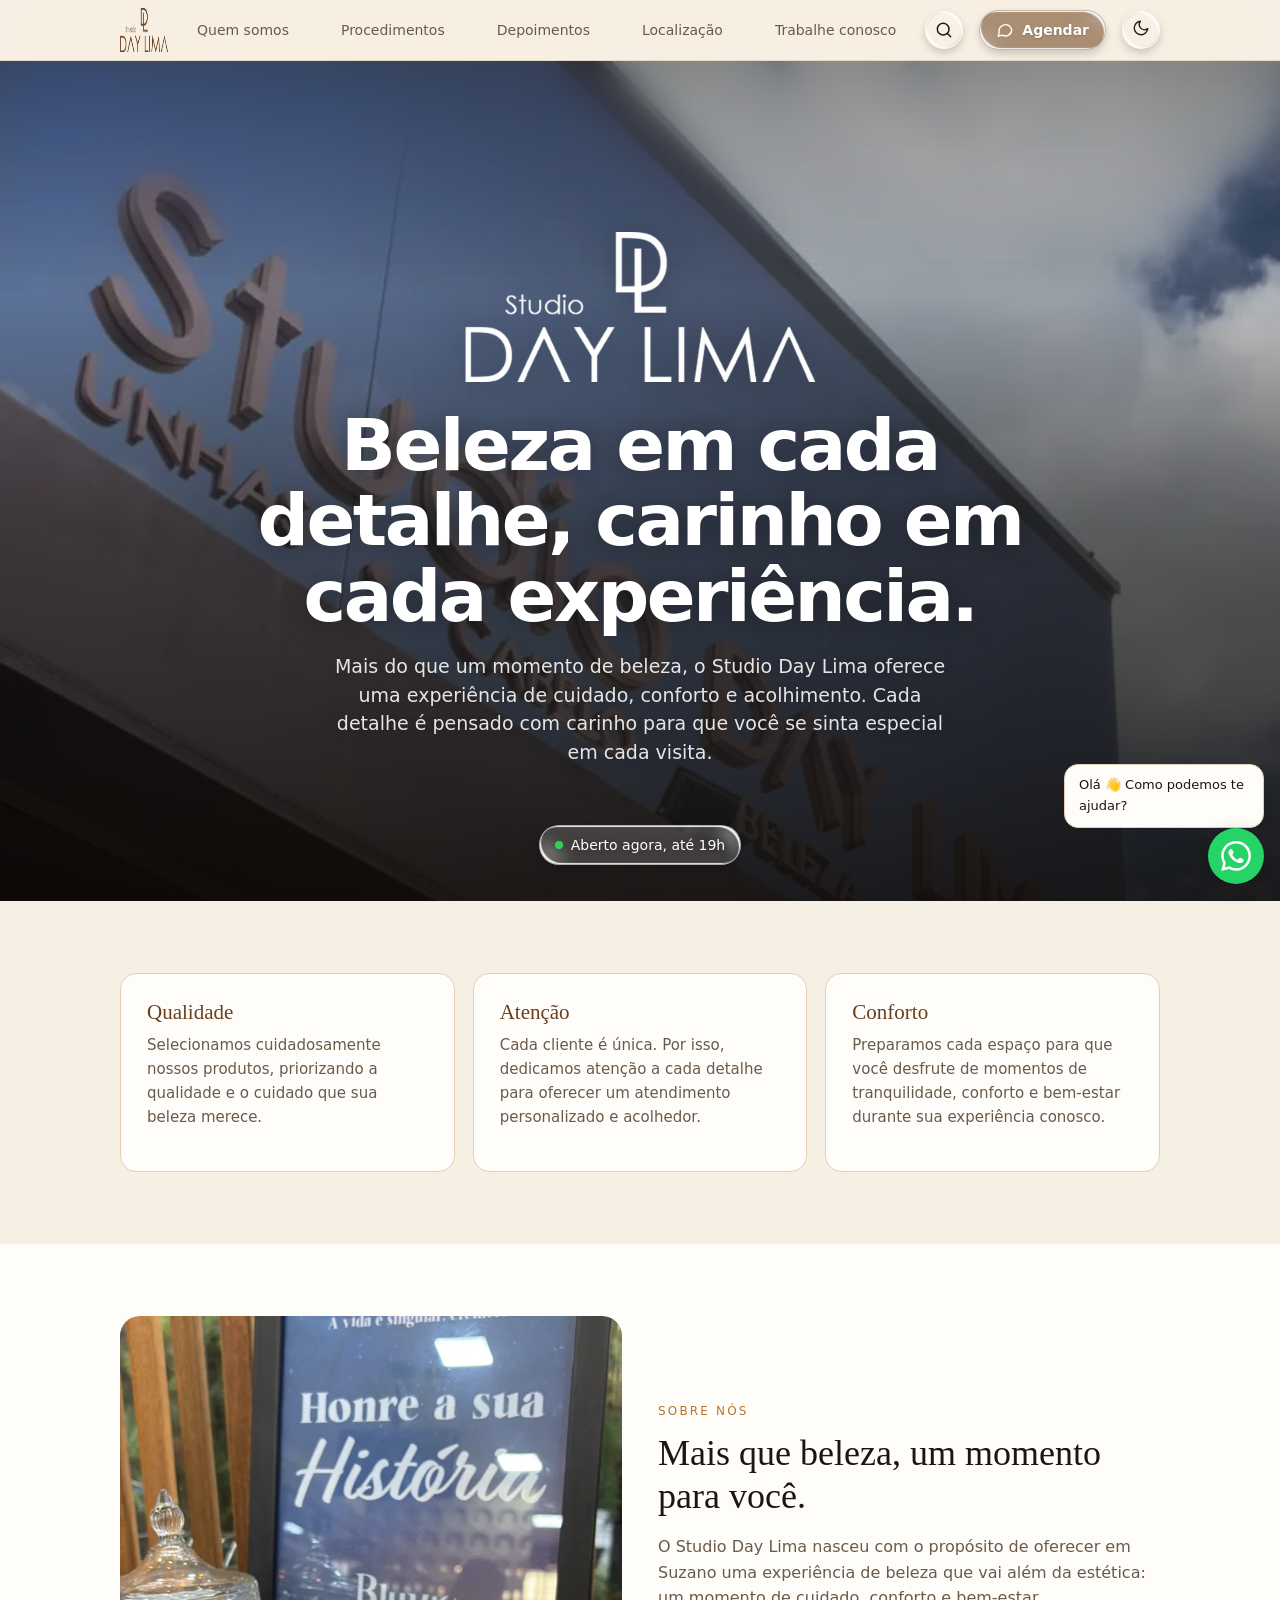
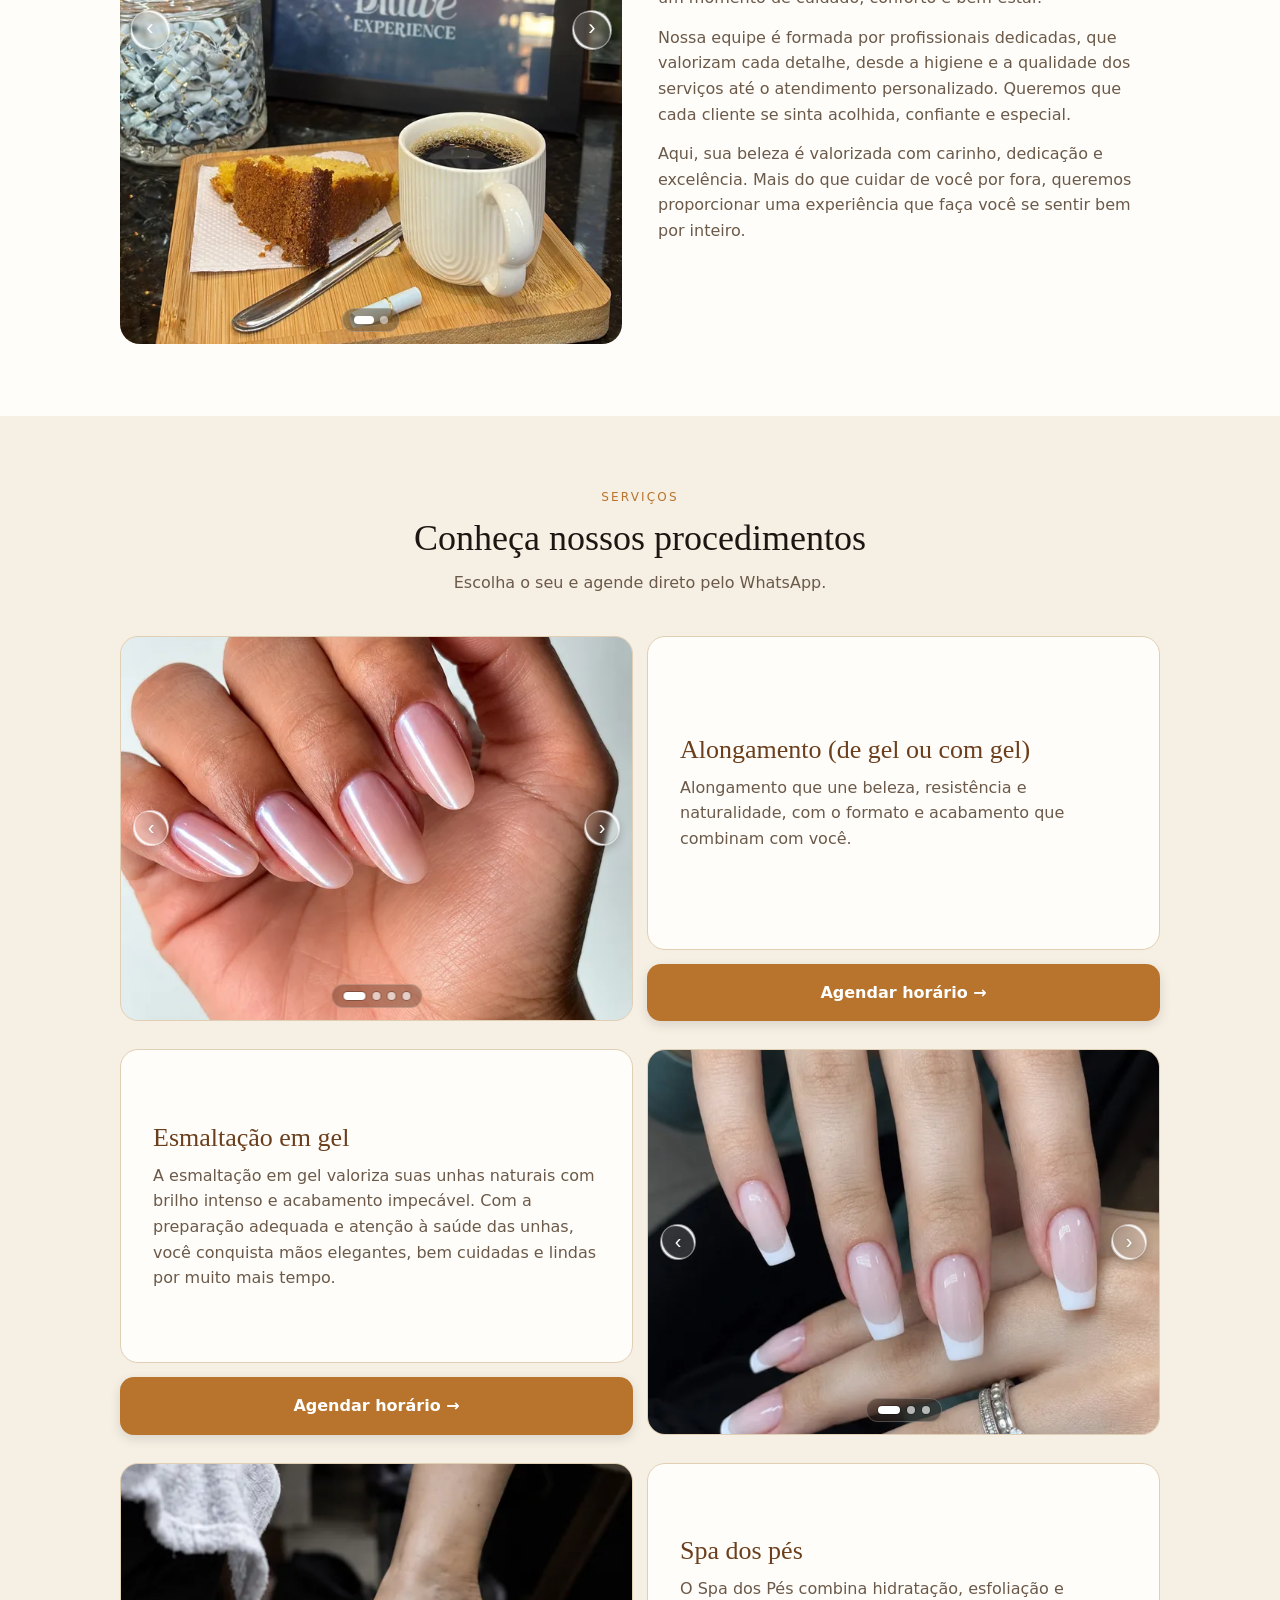
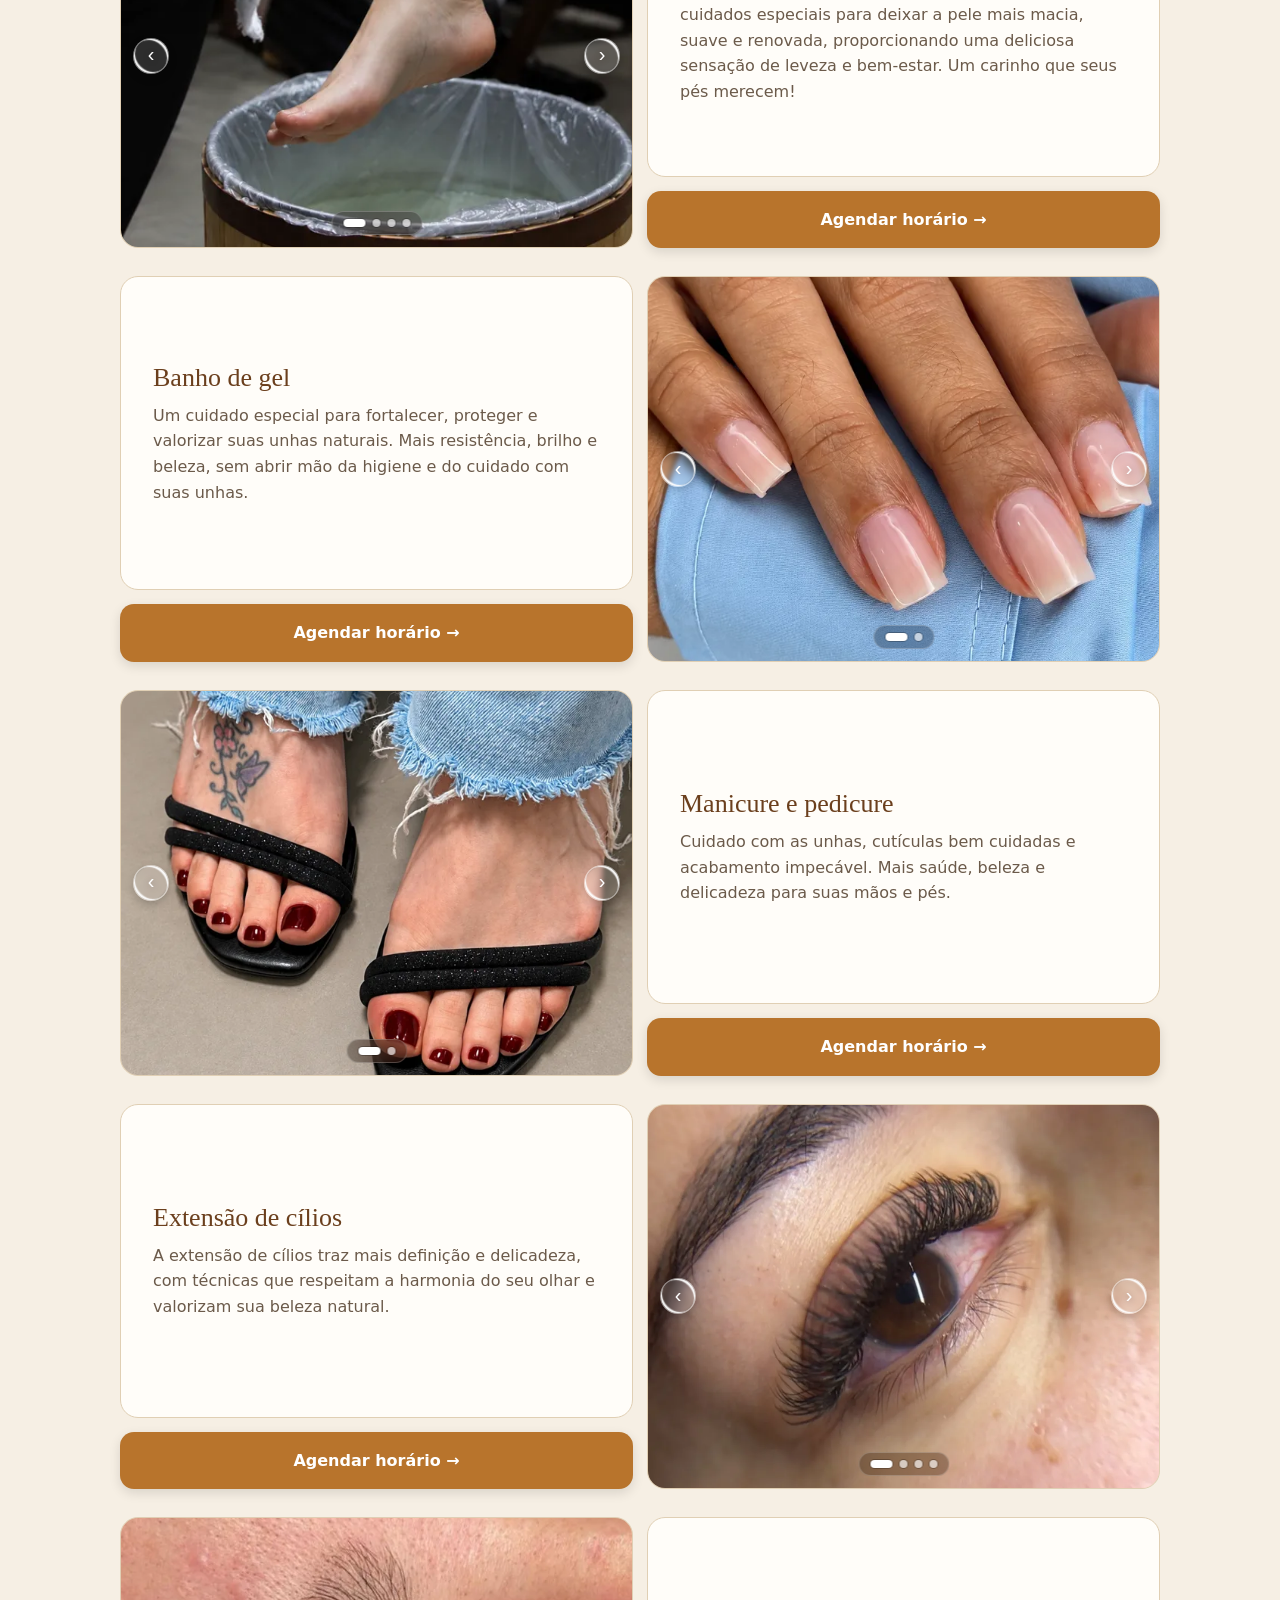
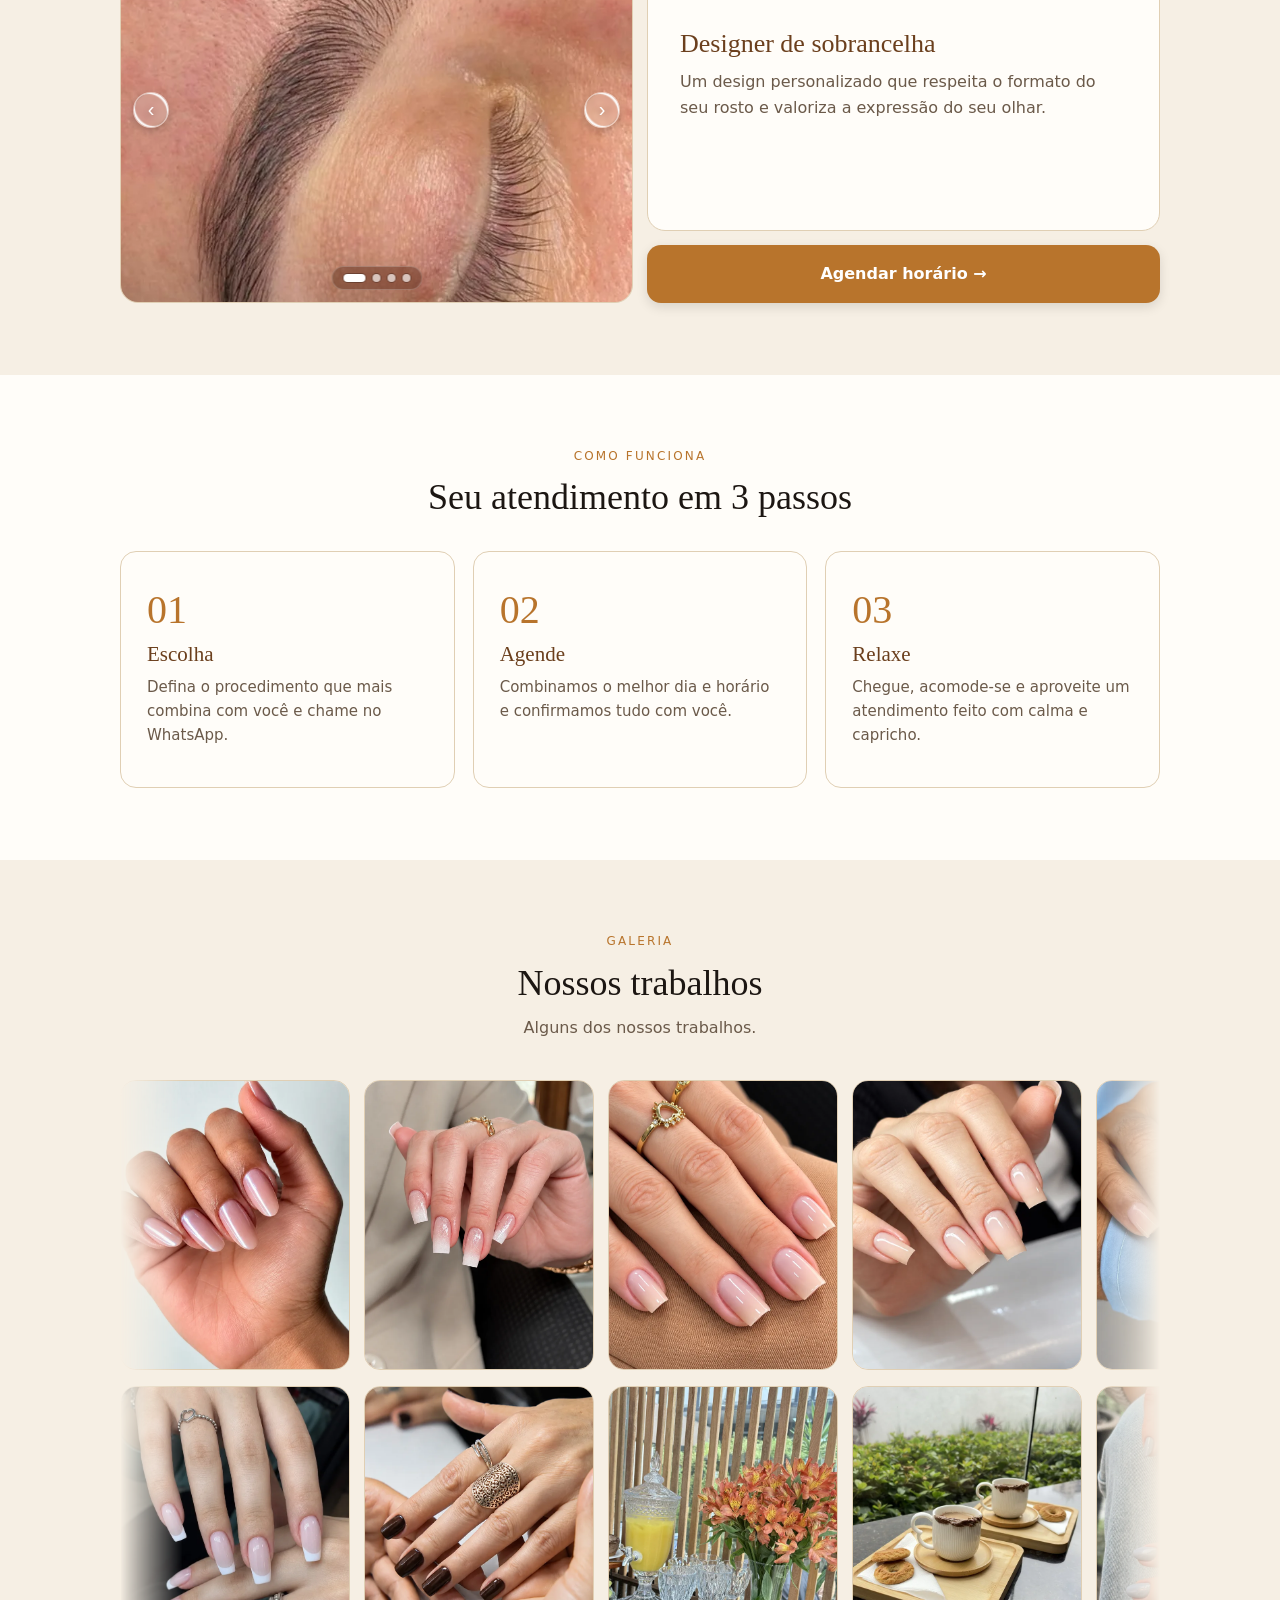
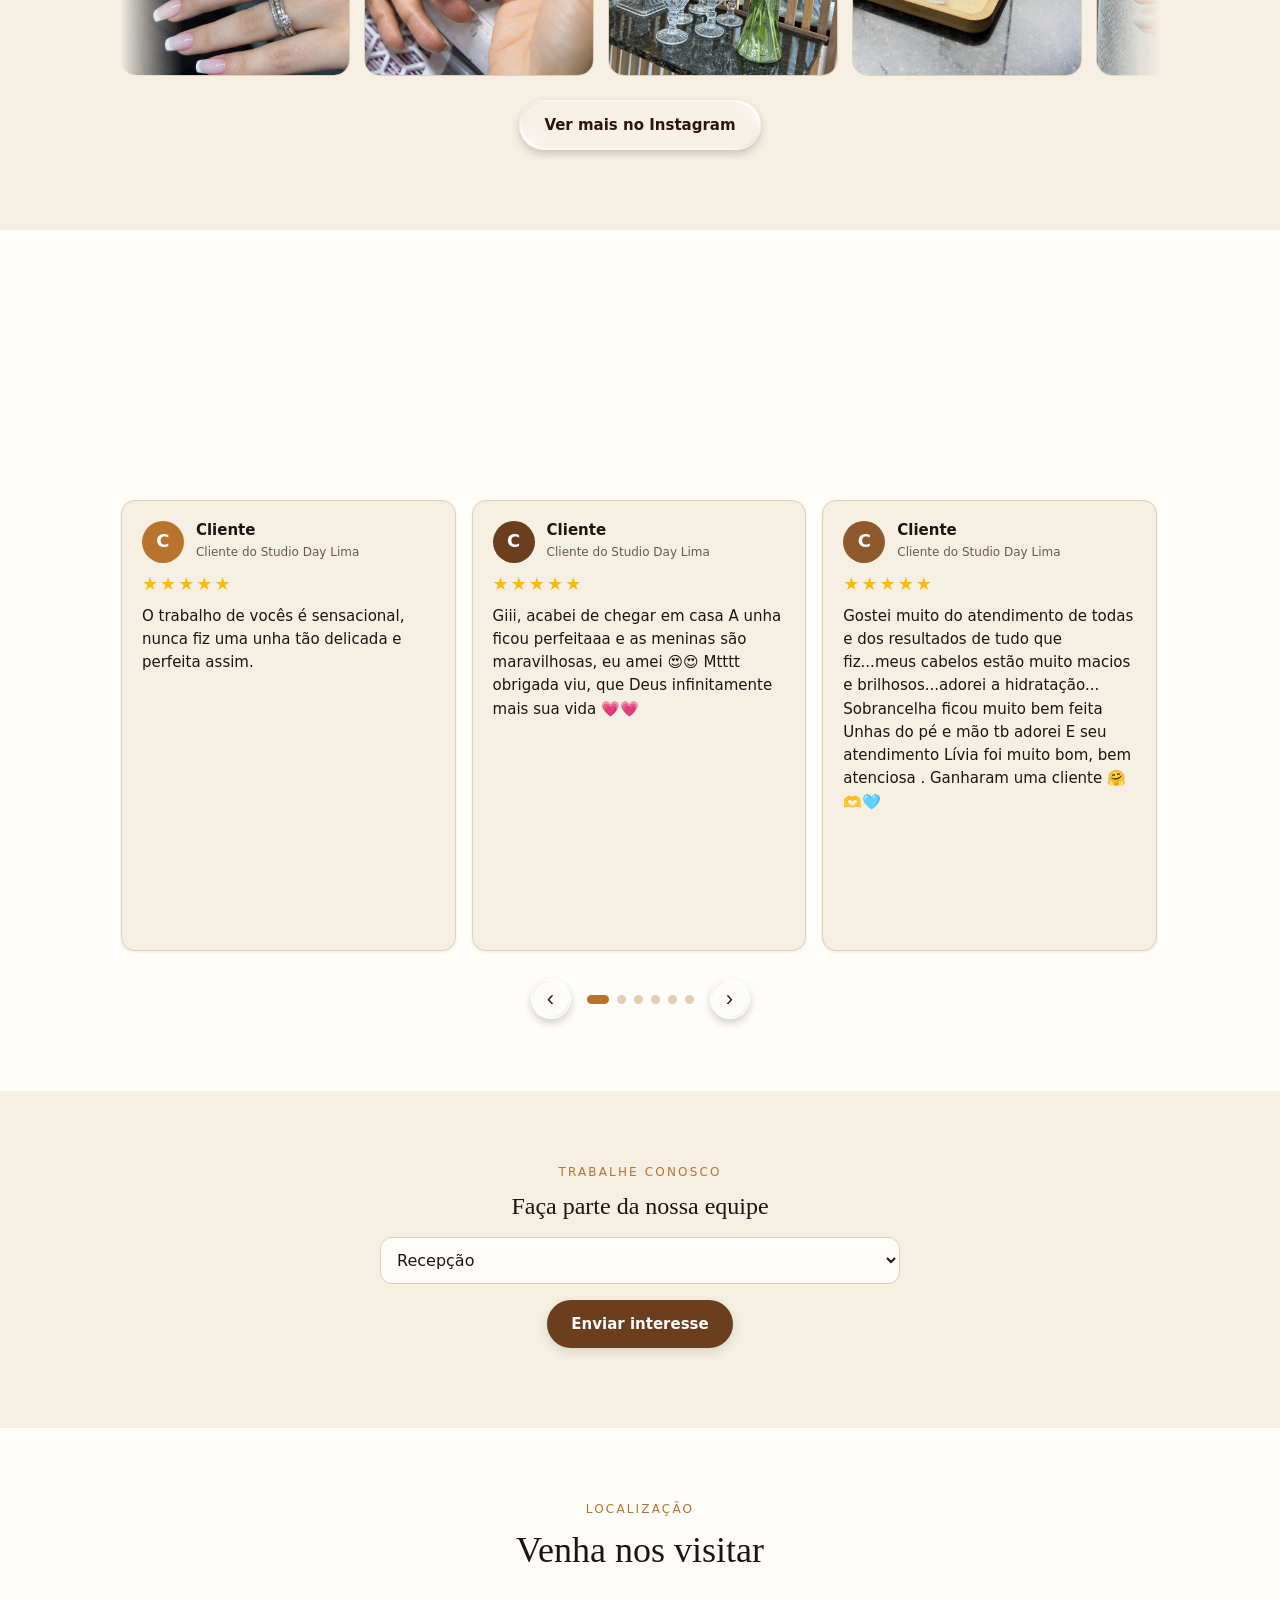
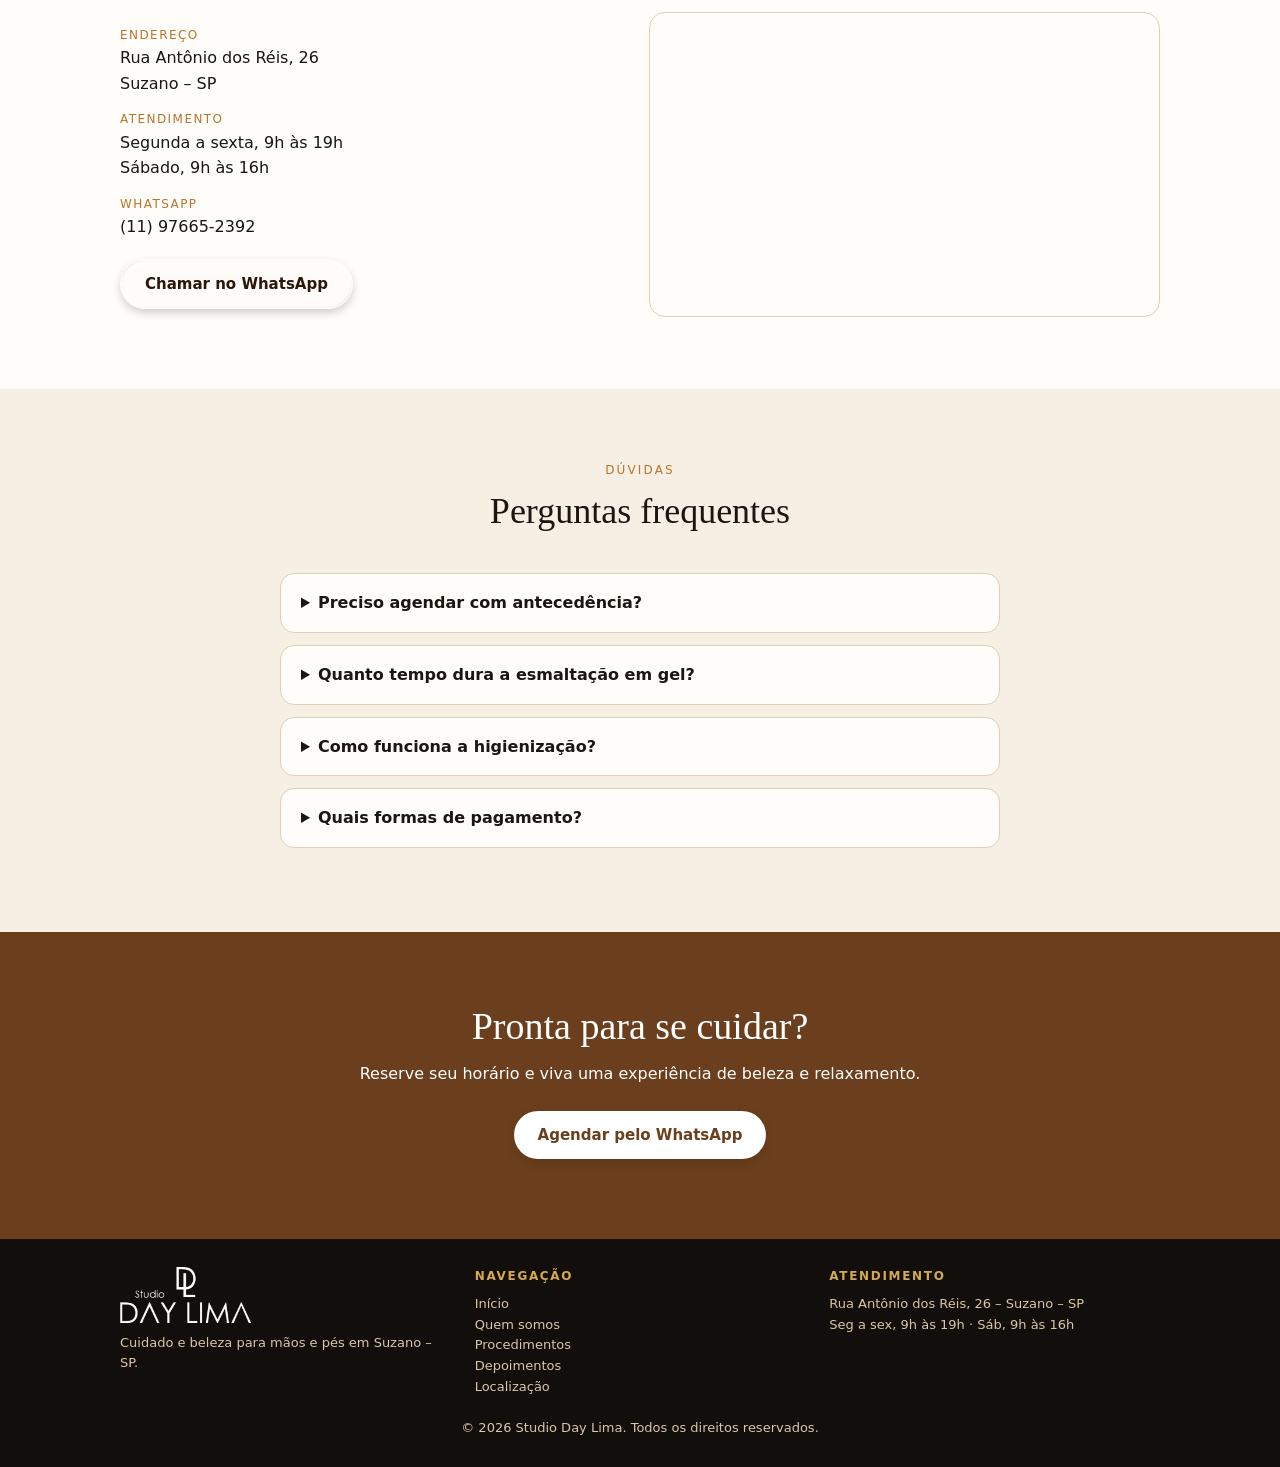
<file: index (1).html>
<!DOCTYPE html>
<html data-theme="light" lang="pt-BR">
  <head>
    <meta charset="utf-8"/>
    <meta content="width=device-width, initial-scale=1, viewport-fit=cover" name="viewport"/>
    <script>
      document.documentElement.classList.add("js")
    </script>
    <link href="https://fonts.googleapis.com" rel="preconnect"/>
    <link crossorigin href="https://fonts.gstatic.com" rel="preconnect"/>
    <link href="https://fonts.googleapis.com/css2?family=Jost:wght@400;500&display=swap" rel="stylesheet"/>
    <title>
      Studio Day Lima – Esmalteria em Suzano
    </title>
    <link href="style.css" rel="stylesheet"/>
  </head>
  <body>
    <header>
      <div class="wrap">
        <a class="logo" href="#inicio" aria-label="Studio Day Lima"><img class="logo-img l-dark" src="img/logo-dark.png" alt="Studio Day Lima" decoding="async" style="height:44px;width:auto;max-width:100%;display:block"/><img class="logo-img l-light" src="img/logo-light.png" alt="" aria-hidden="true" decoding="async" style="height:44px;width:auto;max-width:100%;display:none"/></a>
        <nav>
          <a href="#sobre" aria-label="Quem somos" title="Quem somos"><svg class="nico" width="18" height="18" viewBox="0 0 24 24" fill="none" stroke="#3b220e" stroke-width="1.8" stroke-linecap="round" stroke-linejoin="round" aria-hidden="true"><circle cx="12" cy="8" r="4"/><path d="M4 21c1.5-4 4.5-6 8-6s6.5 2 8 6"/></svg><span class="nlbl">Quem somos</span></a>
          <a href="#servicos" aria-label="Procedimentos" title="Procedimentos"><svg class="nico" width="18" height="18" viewBox="0 0 24 24" fill="none" stroke="#3b220e" stroke-width="1.8" stroke-linecap="round" stroke-linejoin="round" aria-hidden="true"><path d="M12 3l1.8 4.7L18.5 9.5l-4.7 1.8L12 16l-1.8-4.7L5.5 9.5l4.7-1.8z"/></svg><span class="nlbl">Procedimentos</span></a>
          <a href="#depoimentos" aria-label="Depoimentos" title="Depoimentos"><svg class="nico" width="18" height="18" viewBox="0 0 24 24" fill="none" stroke="#3b220e" stroke-width="1.8" stroke-linecap="round" stroke-linejoin="round" aria-hidden="true"><path d="M12 3.5l2.6 5.3 5.9.9-4.3 4.1 1 5.8L12 16.8l-5.2 2.8 1-5.8-4.3-4.1 5.9-.9z"/></svg><span class="nlbl">Depoimentos</span></a>
          <a href="#localizacao" aria-label="Localização" title="Localização"><svg class="nico" width="18" height="18" viewBox="0 0 24 24" fill="none" stroke="#3b220e" stroke-width="1.8" stroke-linecap="round" stroke-linejoin="round" aria-hidden="true"><path d="M12 21s7-6.2 7-11a7 7 0 1 0-14 0c0 4.8 7 11 7 11z"/><circle cx="12" cy="10" r="2.5"/></svg><span class="nlbl">Localização</span></a>
          <a href="#trabalhe" aria-label="Trabalhe conosco" title="Trabalhe conosco"><svg class="nico" width="18" height="18" viewBox="0 0 24 24" fill="none" stroke="#3b220e" stroke-width="1.8" stroke-linecap="round" stroke-linejoin="round" aria-hidden="true"><rect x="3" y="7" width="18" height="13" rx="2"/><path d="M9 7V5a2 2 0 0 1 2-2h2a2 2 0 0 1 2 2v2"/></svg><span class="nlbl">Trabalhe conosco</span></a>
        <button aria-haspopup="dialog" class="hdr-search" data-search type="button"><svg width="20" height="20" viewBox="0 0 24 24" fill="none" stroke="currentColor" stroke-width="1.8" stroke-linecap="round" stroke-linejoin="round" aria-hidden="true"><circle cx="11" cy="11" r="7"/><path d="m20 20-3.5-3.5"/></svg><span class="hs-t">Buscar procedimentos e horários</span><kbd aria-hidden="true" class="kbd-hint">Ctrl K</kbd></button>
        </nav>
        <button aria-haspopup="dialog" aria-label="Buscar no site" class="sbtn" data-search type="button">
          <svg width="20" height="20" viewBox="0 0 24 24" fill="none" stroke="currentColor" stroke-width="1.8" stroke-linecap="round" stroke-linejoin="round" aria-hidden="true"><circle cx="11" cy="11" r="7"/><path d="m20 20-3.5-3.5"/></svg>
        </button>
        <a class="btn hdr-cta" href="https://wa.me/5511976652392?text=Ol%C3%A1%21+Vim+do+site+e+quero+agendar+um+hor%C3%A1rio" rel="noopener" target="_blank" aria-label="Agendar pelo WhatsApp"><svg class="ico" width="18" height="18" viewBox="0 0 24 24" fill="none" stroke="currentColor" stroke-width="1.8" stroke-linecap="round" stroke-linejoin="round" aria-hidden="true"><path d="M21 11.5a8.5 8.5 0 0 1-12.6 7.4L3 20l1.2-4.6A8.5 8.5 0 1 1 21 11.5z"/></svg><span class="lbl">Agendar</span></a>
        <button aria-haspopup="dialog" class="hdr-search hdr-search-m" data-search type="button"><svg width="20" height="20" viewBox="0 0 24 24" fill="none" stroke="currentColor" stroke-width="1.8" stroke-linecap="round" stroke-linejoin="round" aria-hidden="true"><circle cx="11" cy="11" r="7"/><path d="m20 20-3.5-3.5"/></svg><span class="hs-t">Buscar procedimentos e horários</span><kbd aria-hidden="true" class="kbd-hint">Ctrl K</kbd></button>
        <button aria-label="Alternar tema claro e escuro" class="tg" id="tg">
          🌙
        </button>
        <button aria-expanded="false" aria-label="Abrir menu" class="hb" id="hb">
          <span>
          </span>
          <span>
          </span>
          <span>
          </span>
        </button>
      </div>
    </header>
    <section class="hero" id="inicio">
      <div aria-hidden="true" class="hero-bg">
        <img alt="" decoding="async" fetchpriority="high" src="img/hero-fachada.webp"/>
      </div>
      <div class="wrap hero-in">
        <div class="hero-copy">
          <div class="hero-logo"><img class="hero-logo-img" src="img/logo-light.png" alt="Studio Day Lima" decoding="async" style="height:clamp(90px,15vw,150px);width:auto;max-width:90vw;display:inline-block"/></div>
        <h1 data-cms="hero.title">
            Beleza em cada detalhe, carinho em cada experiência.
          </h1>
          <p class="hero-sub" data-cms="hero.text">
            Mais do que um momento de beleza, o Studio Day Lima oferece uma experiência de cuidado, conforto e acolhimento. Cada detalhe é pensado com carinho para que você se sinta especial em cada visita.
          </p>
        </div>
        <div class="hero-dock">
          <div class="chips">
            <span class="chip" id="openNow">
              <i aria-hidden="true" class="dot"></i>
              <span data-cms="hours.chip">Seg a sex, 9h às 19h</span>
            </span>
          </div>
        </div>
      </div>
    </section>
    <section>
      <div class="wrap">
        <div class="grid">
          <div class="card">
            <h3 data-cms="values.0.title">
              Qualidade
            </h3>
            <p data-cms="values.0.text">
              Selecionamos cuidadosamente nossos produtos, priorizando a qualidade e o cuidado que sua beleza merece.
            </p>
          </div>
          <div class="card">
            <h3 data-cms="values.1.title">
              Atenção
            </h3>
            <p data-cms="values.1.text">
              Cada cliente é única. Por isso, dedicamos atenção a cada detalhe para oferecer um atendimento personalizado e acolhedor.
            </p>
          </div>
          <div class="card">
            <h3 data-cms="values.2.title">
              Conforto
            </h3>
            <p data-cms="values.2.text">
              Preparamos cada espaço para que você desfrute de momentos de tranquilidade, conforto e bem-estar durante sua experiência conosco.
            </p>
          </div>
        </div>
      </div>
    </section>
    <section class="about" id="sobre">
      <div class="wrap">
        <div class="car">
          <div class="trk" id="trk">
            <div>
              <img alt="Café do Studio Day Lima" loading="lazy" src="img/sobre-01.webp"/>
            </div>
            <div>
              <img alt="Fachada do Studio Day Lima" loading="lazy" src="img/sobre-02.webp"/>
            </div>
          </div>
          <button aria-label="Foto anterior" class="ar l" id="pv">
            ‹
          </button>
          <button aria-label="Próxima foto" class="ar r" id="nx">
            ›
          </button>
          <div class="dots" id="dots">
          </div>
        </div>
        <div>
          <div class="eyebrow">
            Sobre nós
          </div>
          <h2 data-cms="about.title">
            Mais que beleza, um momento para você.
          </h2>
          <p data-cms="about.paragraphs.0">
            O Studio Day Lima nasceu com o propósito de oferecer em Suzano uma experiência de beleza que vai além da estética: um momento de cuidado, conforto e bem-estar.
          </p>
          <p data-cms="about.paragraphs.1">
            Nossa equipe é formada por profissionais dedicadas, que valorizam cada detalhe, desde a higiene e a qualidade dos serviços até o atendimento personalizado. Queremos que cada cliente se sinta acolhida, confiante e especial.
          </p>
          <p data-cms="about.paragraphs.2">
            Aqui, sua beleza é valorizada com carinho, dedicação e excelência. Mais do que cuidar de você por fora, queremos proporcionar uma experiência que faça você se sentir bem por inteiro.
          </p>
        </div>
      </div>
    </section>
    <section id="servicos">
      <div class="wrap">
        <div class="sec-h">
          <div class="eyebrow">
            Serviços
          </div>
          <h2>
            Conheça nossos procedimentos
          </h2>
          <p>
            Escolha o seu e agende direto pelo WhatsApp.
          </p>
        </div>
        <div class="svs">
          <article class="sv">
            <div aria-label="Fotos de Unhas de gel" class="sv-ph">
              <div class="sv-s on">
                <img alt="Unhas de gel 1" loading="lazy" src="img/unhas-gel-01.webp"/>
              </div>
              <div class="sv-s">
                <img alt="Unhas de gel 2" loading="lazy" src="img/unhas-gel-02.webp"/>
              </div>
              <div class="sv-s">
                <img alt="Unhas de gel 3" loading="lazy" src="img/unhas-gel-03.webp"/>
              </div>
              <div class="sv-s">
                <img alt="Unhas de gel 4" loading="lazy" src="img/unhas-gel-04.webp"/>
              </div>
              <button aria-label="Foto anterior" class="ar l" type="button">‹</button><button aria-label="Próxima foto" class="ar r" type="button">›</button><div class="sv-dots">
              </div>
            </div>
            <div class="sv-d">
              <h3>
                Alongamento (de gel ou com gel)
              </h3>
              <p>
                Alongamento que une beleza, resistência e naturalidade, com o formato e acabamento que combinam com você.
              </p>
            </div>
            <a class="sv-b" href="https://wa.me/5511976652392?text=Ol%C3%A1%2C+tudo+bem%3F+Vim+do+site%2C+gostaria+de+agendar+um+hor%C3%A1rio+para+Alongamento+(de+gel+ou+com+gel)." rel="noopener" target="_blank">
              Agendar horário →
            </a>
          </article>
          <article class="sv rev">
            <div aria-label="Fotos de Esmaltação em gel" class="sv-ph">
              <div class="sv-s on">
                <img alt="Esmaltação em gel 1" loading="lazy" src="img/esmaltacao-01.webp"/>
              </div>
              <div class="sv-s">
                <img alt="Esmaltação em gel 2" loading="lazy" src="img/esmaltacao-02.webp"/>
              </div>
              <div class="sv-s"><img alt="Esmaltação em gel 3" loading="lazy" src="img/esmaltacao-03.webp"/></div>
<button aria-label="Foto anterior" class="ar l" type="button">‹</button><button aria-label="Próxima foto" class="ar r" type="button">›</button><div class="sv-dots">
              </div>
            </div>
            <div class="sv-d">
              <h3>
                Esmaltação em gel
              </h3>
              <p>
                A esmaltação em gel valoriza suas unhas naturais com brilho intenso e acabamento impecável. Com a preparação adequada e atenção à saúde das unhas, você conquista mãos elegantes, bem cuidadas e lindas por muito mais tempo.
              </p>
            </div>
            <a class="sv-b" href="https://wa.me/5511976652392?text=Ol%C3%A1%2C+tudo+bem%3F+Vim+do+site%2C+gostaria+de+agendar+um+hor%C3%A1rio+para+Esmalta%C3%A7%C3%A3o+em+Gel." rel="noopener" target="_blank">
              Agendar horário →
            </a>
          </article>
          <article class="sv">
            <div aria-label="Fotos de Spa dos pés" class="sv-ph">
<div class="sv-s on">
<img alt="Spa dos pés 1" loading="lazy" src="img/spa-01.webp"/>
</div>
<div class="sv-s">
<img alt="Spa dos pés 2" loading="lazy" src="img/spa-02.webp"/>
</div>
<div class="sv-s">
<img alt="Spa dos pés 3" loading="lazy" src="img/spa-03.webp"/>
</div>
<div class="sv-s">
<img alt="Spa dos pés 4" loading="lazy" src="img/spa-04.webp"/>
</div>
<button aria-label="Foto anterior" class="ar l" type="button">‹</button><button aria-label="Próxima foto" class="ar r" type="button">›</button>
<div class="sv-dots">
</div>
</div>
<div class="sv-d">
              <h3>
                Spa dos pés
              </h3>
              <p>
                O Spa dos Pés combina hidratação, esfoliação e cuidados especiais para deixar a pele mais macia, suave e renovada, proporcionando uma deliciosa sensação de leveza e bem-estar. Um carinho que seus pés merecem!
              </p>
            </div>
            <a class="sv-b" href="https://wa.me/5511976652392?text=Ol%C3%A1%2C+tudo+bem%3F+Vim+do+site%2C+gostaria+de+agendar+um+hor%C3%A1rio+para+Spa+dos+P%C3%A9s." rel="noopener" target="_blank">
              Agendar horário →
            </a>
          </article>
          <article class="sv rev">
            <div aria-label="Fotos de Banho de gel" class="sv-ph">
              <div class="sv-s on">
                <img alt="Banho de gel 1" loading="lazy" src="img/banho-01.webp"/>
              </div>
              <div class="sv-s">
                <img alt="Banho de gel 2" loading="lazy" src="img/banho-02.webp"/>
              </div>
              <button aria-label="Foto anterior" class="ar l" type="button">‹</button><button aria-label="Próxima foto" class="ar r" type="button">›</button><div class="sv-dots">
              </div>
            </div>
            <div class="sv-d">
              <h3>
                Banho de gel
              </h3>
              <p>
                Um cuidado especial para fortalecer, proteger e valorizar suas unhas naturais. Mais resistência, brilho e beleza, sem abrir mão da higiene e do cuidado com suas unhas.
              </p>
            </div>
            <a class="sv-b" href="https://wa.me/5511976652392?text=Ol%C3%A1%2C+tudo+bem%3F+Vim+do+site%2C+gostaria+de+agendar+um+hor%C3%A1rio+para+Banho+de+Gel." rel="noopener" target="_blank">
              Agendar horário →
            </a>
          </article>
          <article class="sv">
            <div aria-label="Fotos de Manicure e pedicure" class="sv-ph">
              <div class="sv-s on">
                <img alt="Manicure e pedicure 1" loading="lazy" src="img/manicure-01.webp"/>
              </div>
              <div class="sv-s">
                <img alt="Manicure e pedicure 2" loading="lazy" src="img/manicure-02.webp"/>
              </div>
              <button aria-label="Foto anterior" class="ar l" type="button">‹</button><button aria-label="Próxima foto" class="ar r" type="button">›</button><div class="sv-dots">
              </div>
            </div>
            <div class="sv-d">
              <h3>
                Manicure e pedicure
              </h3>
              <p>
                Cuidado com as unhas, cutículas bem cuidadas e acabamento impecável. Mais saúde, beleza e delicadeza para suas mãos e pés.
              </p>
            </div>
            <a class="sv-b" href="https://wa.me/5511976652392?text=Ol%C3%A1%2C+tudo+bem%3F+Vim+do+site%2C+gostaria+de+agendar+um+hor%C3%A1rio+para+Manicure+e+Pedicure." rel="noopener" target="_blank">
              Agendar horário →
            </a>
          </article>
          <article class="sv rev">
            <div aria-label="Fotos de Extensão de cílios" class="sv-ph">
              <div class="sv-s on">
                <img alt="Extensão de cílios 1" loading="lazy" src="img/cilios-01.webp"/>
              </div>
              <div class="sv-s">
                <img alt="Extensão de cílios 2" loading="lazy" src="img/cilios-02.webp"/>
              </div>
              <div class="sv-s">
                <img alt="Extensão de cílios 3" loading="lazy" src="img/cilios-03.webp"/>
              </div>
              <div class="sv-s">
                <img alt="Extensão de cílios 4" loading="lazy" src="img/cilios-04.webp"/>
              </div>
              <button aria-label="Foto anterior" class="ar l" type="button">‹</button><button aria-label="Próxima foto" class="ar r" type="button">›</button><div class="sv-dots">
              </div>
            </div>
            <div class="sv-d">
              <h3>
                Extensão de cílios
              </h3>
              <p>
                A extensão de cílios traz mais definição e delicadeza, com técnicas que respeitam a harmonia do seu olhar e valorizam sua beleza natural.
              </p>
            </div>
            <a class="sv-b" href="https://wa.me/5511976652392?text=Ol%C3%A1%2C+tudo+bem%3F+Vim+do+site%2C+gostaria+de+agendar+um+hor%C3%A1rio+para+Extens%C3%A3o+de+C%C3%ADlios." rel="noopener" target="_blank">
              Agendar horário →
            </a>
          </article>
          <article class="sv">
            <div aria-label="Fotos de Designer de sobrancelha" class="sv-ph">
              <div class="sv-s on">
                <img alt="Designer de sobrancelha 1" loading="lazy" src="img/sobrancelha-01.webp"/>
              </div>
              <div class="sv-s">
                <img alt="Designer de sobrancelha 2" loading="lazy" src="img/sobrancelha-02.webp"/>
              </div>
              <div class="sv-s">
                <img alt="Designer de sobrancelha 3" loading="lazy" src="img/sobrancelha-03.webp"/>
              </div>
              <div class="sv-s">
                <img alt="Designer de sobrancelha 4" loading="lazy" src="img/sobrancelha-04.webp"/>
              </div>
              <button aria-label="Foto anterior" class="ar l" type="button">‹</button><button aria-label="Próxima foto" class="ar r" type="button">›</button><div class="sv-dots">
              </div>
            </div>
            <div class="sv-d">
              <h3>
                Designer de sobrancelha
              </h3>
              <p>
                Um design personalizado que respeita o formato do seu rosto e valoriza a expressão do seu olhar.
              </p>
            </div>
            <a class="sv-b" href="https://wa.me/5511976652392?text=Ol%C3%A1%2C+tudo+bem%3F+Vim+do+site%2C+gostaria+de+agendar+um+hor%C3%A1rio+para+Designer+de+Sobrancelha." rel="noopener" target="_blank">
              Agendar horário →
            </a>
          </article>
        </div>
      </div>
    </section>
    <section class="about">
      <div class="wrap" style="display:block;text-align:center">
        <div class="eyebrow">
          Como funciona
        </div>
        <h2 style="margin-bottom:32px">
          Seu atendimento em 3 passos
        </h2>
        <div class="grid steps" style="text-align:left">
          <div class="card">
            <div class="n">
              01
            </div>
            <h3>
              Escolha
            </h3>
            <p>
              Defina o procedimento que mais combina com você e chame no WhatsApp.
            </p>
          </div>
          <div class="card">
            <div class="n">
              02
            </div>
            <h3>
              Agende
            </h3>
            <p>
              Combinamos o melhor dia e horário e confirmamos tudo com você.
            </p>
          </div>
          <div class="card">
            <div class="n">
              03
            </div>
            <h3>
              Relaxe
            </h3>
            <p>
              Chegue, acomode-se e aproveite um atendimento feito com calma e capricho.
            </p>
          </div>
        </div>
      </div>
    </section>
    <section id="galeria">
      <div class="wrap">
        <div class="sec-h">
          <div class="eyebrow">
            Galeria
          </div>
          <h2>
            Nossos trabalhos
          </h2>
          <p>
            Alguns dos nossos trabalhos.
          </p>
        </div>
        <div class="gal-rows"><div class="gal-row to-left" tabindex="0"><div class="gal-track"><div class="gal-set"><img alt="Trabalho do salão 1" data-full="img/galeria-01.webp" loading="lazy" src="img/galeria-01.webp"/><img alt="Trabalho do salão 2" data-full="img/galeria-02.webp" loading="lazy" src="img/galeria-02.webp"/><img alt="Trabalho do salão 3" data-full="img/galeria-03.webp" loading="lazy" src="img/galeria-03.webp"/><img alt="Trabalho do salão 4" data-full="img/galeria-04.webp" loading="lazy" src="img/galeria-04.webp"/><img alt="Trabalho do salão 5" data-full="img/galeria-05.webp" loading="lazy" src="img/galeria-05.webp"/><img alt="Trabalho do salão 6" data-full="img/galeria-06.webp" loading="lazy" src="img/galeria-06.webp"/></div><div class="gal-set"><img alt="Trabalho do salão 1" data-full="img/galeria-01.webp" loading="lazy" src="img/galeria-01.webp"/><img alt="Trabalho do salão 2" data-full="img/galeria-02.webp" loading="lazy" src="img/galeria-02.webp"/><img alt="Trabalho do salão 3" data-full="img/galeria-03.webp" loading="lazy" src="img/galeria-03.webp"/><img alt="Trabalho do salão 4" data-full="img/galeria-04.webp" loading="lazy" src="img/galeria-04.webp"/><img alt="Trabalho do salão 5" data-full="img/galeria-05.webp" loading="lazy" src="img/galeria-05.webp"/><img alt="Trabalho do salão 6" data-full="img/galeria-06.webp" loading="lazy" src="img/galeria-06.webp"/></div><div class="gal-set"><img alt="Trabalho do salão 1" data-full="img/galeria-01.webp" loading="lazy" src="img/galeria-01.webp"/><img alt="Trabalho do salão 2" data-full="img/galeria-02.webp" loading="lazy" src="img/galeria-02.webp"/><img alt="Trabalho do salão 3" data-full="img/galeria-03.webp" loading="lazy" src="img/galeria-03.webp"/><img alt="Trabalho do salão 4" data-full="img/galeria-04.webp" loading="lazy" src="img/galeria-04.webp"/><img alt="Trabalho do salão 5" data-full="img/galeria-05.webp" loading="lazy" src="img/galeria-05.webp"/><img alt="Trabalho do salão 6" data-full="img/galeria-06.webp" loading="lazy" src="img/galeria-06.webp"/></div><div class="gal-set"><img alt="Trabalho do salão 1" data-full="img/galeria-01.webp" loading="lazy" src="img/galeria-01.webp"/><img alt="Trabalho do salão 2" data-full="img/galeria-02.webp" loading="lazy" src="img/galeria-02.webp"/><img alt="Trabalho do salão 3" data-full="img/galeria-03.webp" loading="lazy" src="img/galeria-03.webp"/><img alt="Trabalho do salão 4" data-full="img/galeria-04.webp" loading="lazy" src="img/galeria-04.webp"/><img alt="Trabalho do salão 5" data-full="img/galeria-05.webp" loading="lazy" src="img/galeria-05.webp"/><img alt="Trabalho do salão 6" data-full="img/galeria-06.webp" loading="lazy" src="img/galeria-06.webp"/></div></div></div><div class="gal-row to-right" tabindex="0"><div class="gal-track"><div class="gal-set"><img alt="Trabalho do salão 7" data-full="img/galeria-07.webp" loading="lazy" src="img/galeria-07.webp"/><img alt="Trabalho do salão 8" data-full="img/galeria-08.webp" loading="lazy" src="img/galeria-08.webp"/><img alt="Trabalho do salão 9" data-full="img/galeria-09.webp" loading="lazy" src="img/galeria-09.webp"/><img alt="Trabalho do salão 10" data-full="img/galeria-10.webp" loading="lazy" src="img/galeria-10.webp"/><img alt="Esmaltação em gel" data-full="img/esmaltacao-03.webp" loading="lazy" src="img/esmaltacao-03.webp"/></div><div class="gal-set"><img alt="Trabalho do salão 7" data-full="img/galeria-07.webp" loading="lazy" src="img/galeria-07.webp"/><img alt="Trabalho do salão 8" data-full="img/galeria-08.webp" loading="lazy" src="img/galeria-08.webp"/><img alt="Trabalho do salão 9" data-full="img/galeria-09.webp" loading="lazy" src="img/galeria-09.webp"/><img alt="Trabalho do salão 10" data-full="img/galeria-10.webp" loading="lazy" src="img/galeria-10.webp"/><img alt="Esmaltação em gel" data-full="img/esmaltacao-03.webp" loading="lazy" src="img/esmaltacao-03.webp"/></div><div class="gal-set"><img alt="Trabalho do salão 7" data-full="img/galeria-07.webp" loading="lazy" src="img/galeria-07.webp"/><img alt="Trabalho do salão 8" data-full="img/galeria-08.webp" loading="lazy" src="img/galeria-08.webp"/><img alt="Trabalho do salão 9" data-full="img/galeria-09.webp" loading="lazy" src="img/galeria-09.webp"/><img alt="Trabalho do salão 10" data-full="img/galeria-10.webp" loading="lazy" src="img/galeria-10.webp"/><img alt="Esmaltação em gel" data-full="img/esmaltacao-03.webp" loading="lazy" src="img/esmaltacao-03.webp"/></div><div class="gal-set"><img alt="Trabalho do salão 7" data-full="img/galeria-07.webp" loading="lazy" src="img/galeria-07.webp"/><img alt="Trabalho do salão 8" data-full="img/galeria-08.webp" loading="lazy" src="img/galeria-08.webp"/><img alt="Trabalho do salão 9" data-full="img/galeria-09.webp" loading="lazy" src="img/galeria-09.webp"/><img alt="Trabalho do salão 10" data-full="img/galeria-10.webp" loading="lazy" src="img/galeria-10.webp"/><img alt="Esmaltação em gel" data-full="img/esmaltacao-03.webp" loading="lazy" src="img/esmaltacao-03.webp"/></div></div></div></div>
<p style="text-align:center;margin-top:24px">
          <a class="btn o" href="https://instagram.com/" rel="noopener" target="_blank">
            Ver mais no Instagram
          </a>
        </p>
      </div>
    </section>
    <section class="rv" id="depoimentos">
      <div class="wrap">
        <div class="sec-h">
          <div class="eyebrow">
            Depoimentos
          </div>
          <h2>
            O que dizem nossas clientes
          </h2>
          <p>
            Avaliações de quem já viveu a experiência Studio Day Lima.
          </p>
          <div class="rv-sum">
            <span aria-hidden="true" class="st">
              ★★★★★
            </span>
            <span>
              Avaliações das clientes
            </span>
          </div>
        </div>
        <div class="rv-wrap">
          <div aria-label="Carrossel de depoimentos" class="rv-trk" id="rvTrk" tabindex="0">
          </div>
          <div class="rv-nav">
            <button aria-label="Depoimento anterior" class="rv-b" id="rvPv">
              ‹
            </button>
            <div class="rv-dots" id="rvDots">
            </div>
            <button aria-label="Próximo depoimento" class="rv-b" id="rvNx">
              ›
            </button>
          </div>
        </div>
      </div>
    </section>
    <section id="trabalhe">
      <div class="wrap job">
        <div class="eyebrow">
          Trabalhe conosco
        </div>
        <h2>
          Faça parte da nossa equipe
        </h2>
        <select id="area">
          <option>
            Recepção
          </option>
          <option>
            Técnica
          </option>
          <option>
            Comercial
          </option>
          <option>
            Manicure e nails designer
          </option>
        </select>
        <a class="btn" id="enviarInteresse" href="https://wa.me/5511976652392" rel="noopener" target="_blank">
        Enviar interesse
      </a>
      </div>
    </section>
    <section class="loc" id="localizacao">
      <div class="wrap">
        <div class="sec-h">
          <div class="eyebrow">
            Localização
          </div>
          <h2>
            Venha nos visitar
          </h2>
        </div>
        <div class="grid">
          <dl>
            <dt>
              Endereço
            </dt>
            <dd data-cms="contact.address">
              Rua Antônio dos Réis, 26
              <br/>
              Suzano – SP
            </dd>
            <dt>
              Atendimento
            </dt>
            <dd data-cms="contact.hours">
              Segunda a sexta, 9h às 19h
              <br/>
              Sábado, 9h às 16h
            </dd>
            <dt>
              WhatsApp
            </dt>
            <dd data-cms="contact.phone">
              (11) 97665-2392
            </dd>
            <p style="margin-top:20px">
              <a class="btn o" href="https://wa.me/5511976652392" rel="noopener" target="_blank">
                Chamar no WhatsApp
              </a>
            </p>
          </dl>
          <div class="map">
            <iframe loading="lazy" src="https://maps.google.com/maps?q=Rua%20Ant%C3%B4nio%20dos%20R%C3%A9is%2026%2C%20Suzano%20SP&z=13&output=embed" title="Mapa">
            </iframe>
          </div>
        </div>
      </div>
    </section>
    <section id="faq">
      <div class="wrap">
        <div class="sec-h">
          <div class="eyebrow">
            Dúvidas
          </div>
          <h2>
            Perguntas frequentes
          </h2>
        </div>
        <details>
          <summary>
            Preciso agendar com antecedência?
          </summary>
          <p>
            Recomendamos agendar pelo WhatsApp para garantir o seu horário.
          </p>
        </details>
        <details>
          <summary>
            Quanto tempo dura a esmaltação em gel?
          </summary>
          <p>
            Em média de duas a três semanas, dependendo dos cuidados e da rotina de cada cliente.
          </p>
        </details>
        <details>
          <summary>
            Como funciona a higienização?
          </summary>
          <p>
            Os materiais são higienizados e esterilizados a cada atendimento.
          </p>
        </details>
        <details>
          <summary>
            Quais formas de pagamento?
          </summary>
          <p>
            Pix, cartões de débito e crédito e dinheiro.
          </p>
        </details>
      </div>
    </section>
    <section class="cta">
      <div class="wrap">
        <h2>
          Pronta para se cuidar?
        </h2>
        <p>
          Reserve seu horário e viva uma experiência de beleza e relaxamento.
        </p>
        <a class="btn" href="https://wa.me/5511976652392?text=Ol%C3%A1%21+Quero+agendar+meu+hor%C3%A1rio" rel="noopener" target="_blank">
          Agendar pelo WhatsApp
        </a>
      </div>
    </section>
    <footer>
      <div class="wrap">
        <div class="foot">
          <div>
            <div class="foot-logo"><img src="img/logo-light.png" alt="Studio Day Lima" decoding="async" style="height:56px;width:auto;max-width:100%;display:block"/></div>
            Cuidado e beleza para mãos e pés em Suzano – SP.
          </div>
          <div>
            <h4>
              Navegação
            </h4>
            <a href="#inicio">
              Início
            </a>
            <a href="#sobre">
              Quem somos
            </a>
            <a href="#servicos">
              Procedimentos
            </a>
            <a href="#depoimentos">
              Depoimentos
            </a>
            <a href="#localizacao">
              Localização
            </a>
          </div>
          <div>
            <h4>
              Atendimento
            </h4>
            <span data-cms="footer.address">Rua Antônio dos Réis, 26 – Suzano – SP</span>
            <br/>
            <span data-cms="footer.hours">Seg a sex, 9h às 19h · Sáb, 9h às 16h
          </span></div>
        </div>
        © 2026 Studio Day Lima. Todos os direitos reservados.
      </div>
    </footer>
    <div class="bub">
      Olá 👋 Como podemos te ajudar?
    </div>
    <a class="wa" aria-label="Falar no WhatsApp" href="https://wa.me/5511976652392" rel="noopener" target="_blank"><svg viewBox="0 0 24 24" aria-hidden="true"><path d="M17.472 14.382c-.297-.149-1.758-.867-2.03-.967-.273-.099-.471-.148-.67.15-.197.297-.767.966-.94 1.164-.173.199-.347.223-.644.075-.297-.15-1.255-.463-2.39-1.475-.883-.788-1.48-1.761-1.653-2.059-.173-.297-.018-.458.13-.606.134-.133.298-.347.446-.52.149-.174.198-.298.298-.497.099-.198.05-.371-.025-.52-.075-.149-.669-1.612-.916-2.207-.242-.579-.487-.5-.669-.51-.173-.008-.371-.01-.57-.01-.198 0-.52.074-.792.372-.272.297-1.04 1.016-1.04 2.479 0 1.462 1.065 2.875 1.213 3.074.149.198 2.096 3.2 5.077 4.487.709.306 1.262.489 1.694.625.712.227 1.36.195 1.871.118.571-.085 1.758-.719 2.006-1.413.248-.694.248-1.289.173-1.413-.074-.124-.272-.198-.57-.347m-5.421 7.403h-.004a9.87 9.87 0 01-5.031-1.378l-.361-.214-3.741.982.998-3.648-.235-.374a9.86 9.86 0 01-1.51-5.26c.001-5.45 4.436-9.884 9.888-9.884 2.64 0 5.122 1.03 6.988 2.898a9.825 9.825 0 012.893 6.994c-.003 5.45-4.437 9.884-9.885 9.884m8.413-18.297A11.815 11.815 0 0012.05 0C5.495 0 .16 5.335.157 11.892c0 2.096.547 4.142 1.588 5.945L.057 24l6.305-1.654a11.882 11.882 0 005.683 1.448h.005c6.554 0 11.89-5.335 11.893-11.893a11.821 11.821 0 00-3.48-8.413Z"/></svg></a>
    <div class="sp" hidden id="sp">
      <div class="sp-scrim" data-close></div>
      <div aria-label="Buscar no site" aria-modal="true" class="sp-panel" role="dialog">
        <div class="sp-field">
          <svg width="20" height="20" viewBox="0 0 24 24" fill="none" stroke="currentColor" stroke-width="1.8" stroke-linecap="round" stroke-linejoin="round" aria-hidden="true"><circle cx="11" cy="11" r="7"/><path d="m20 20-3.5-3.5"/></svg>
          <input aria-autocomplete="list" aria-controls="spl" aria-expanded="true" aria-label="Buscar no site" autocapitalize="off" autocomplete="off" enterkeyhint="go" id="spq" placeholder="Buscar procedimentos e horários" role="combobox" spellcheck="false" type="search"/>
          <button class="sp-x" data-close type="button">Cancelar</button>
        </div>
        <div aria-label="Resultados da busca" class="sp-list" id="spl" role="listbox"></div>
        <div aria-hidden="true" class="sp-foot">
          <span><kbd>↑</kbd> <kbd>↓</kbd> navegar</span>
          <span><kbd>↵</kbd> abrir</span>
          <span><kbd>esc</kbd> fechar</span>
        </div>
        <div aria-live="polite" class="sr" id="spst"></div>
      </div>
    </div>
    <script src="content.js"></script>
    <script src="cms.js"></script>
    <script src="script.js"></script>
  <div aria-hidden="true" class="lb" id="lightbox" role="dialog" aria-modal="true"><button aria-label="Fechar" class="lb-x" id="lbClose" type="button">×</button><img alt="" id="lbImg"/></div>
</body>
</html>
</file>
<file: style.css>
:root {
  --bg:#f6efe4;
  --surface:#fffdf9;
  --text:#1c1612;
  --muted:#6b5a4a;
  --accent:#b8742c;
  --accent2:#6b3f1d;
  --soft:#ead9bf;
  --line:#e0cfb4;
  box-sizing:border-box;
  padding-top:env(safe-area-inset-top,0px);
  padding-bottom:env(safe-area-inset-bottom,0px);
  color-scheme:light;
}
:root[data-theme="dark"] {
  --bg:#0f0c0a;
  --surface:#1b1612;
  --text:#f3e9d8;
  --muted:#b9a88f;
  --accent:#d4a94f;
  --accent2:#b8742c;
  --soft:#241c15;
  --line:#3a2e22;
  color-scheme:dark;
}
* {
  box-sizing:border-box;
  margin:0;
}
html {
  scroll-behavior:smooth;
  scroll-padding-top:70px;
}
body {
  background:var(--bg);
  color:var(--text);
  font-family:'Segoe UI',system-ui,-apple-system,sans-serif;
  line-height:1.6;
}
h1,h2,h3 {
  font-family:Georgia,'Times New Roman',serif;
  font-weight:500;
  line-height:1.2;
}
a {
  color:inherit;
  text-decoration:none;
}
.wrap {
  max-width:1080px;
  margin:0 auto;
  padding:0 20px;
}
header {
  position:sticky;
  top:0;
  z-index:10;
  background:color-mix(in srgb,var(--bg) 76%,transparent);
  -webkit-backdrop-filter:saturate(180%) blur(20px);
  backdrop-filter:saturate(180%) blur(20px);
  border-bottom:1px solid color-mix(in srgb,var(--line) 70%,transparent);
}
header .wrap {
  display:flex;
  align-items:center;
  justify-content:space-between;
  height:60px;
  gap:16px;
}
.logo {
  font-family:Georgia,serif;
  font-size:20px;
  color:var(--accent2);
}
nav {
  display:flex;
  gap:18px;
  font-size:14px;
  overflow-x:auto;
}
nav a {
  color:var(--muted);
  white-space:nowrap;
}
nav a:hover {
  color:var(--accent);
}
.btn {
  display:inline-block;
  background:var(--accent2);
  color:#fff;
  padding:12px 24px;
  border-radius:999px;
  font-size:15px;
  font-weight:600;
}
.btn:hover {
  background:var(--accent);
}
.btn.o {
  background:none;
  border:1px solid var(--accent);
  color:var(--accent);
}
.eyebrow {
  font-size:12px;
  letter-spacing:.18em;
  text-transform:uppercase;
  color:var(--accent);
  margin-bottom:10px;
}
section {
  padding:72px 0;
}
.hero {
  position:relative;
  isolation:isolate;
  overflow:hidden;
  text-align:center;
  padding:96px 0;
  min-height:86vh;
  display:flex;
  align-items:center;
  background:var(--soft);
}
.hero .wrap {
  width:100%;
}
.hero h1 {
  font-size:clamp(32px,6vw,54px);
  max-width:760px;
  margin:0 auto 16px;
}
.hero p {
  max-width:560px;
  margin:0 auto 28px;
  color:var(--muted);
}
.grid {
  display:grid;
  gap:18px;
  grid-template-columns:repeat(auto-fit,minmax(230px,1fr));
}
.card {
  background:var(--surface);
  border:1px solid var(--line);
  border-radius:16px;
  padding:26px;
}
.card h3 {
  font-size:21px;
  margin-bottom:8px;
  color:var(--accent2);
}
.card p {
  color:var(--muted);
  font-size:15px;
  margin-bottom:16px;
}
.card a.l {
  color:var(--accent);
  font-weight:600;
  font-size:14px;
}
.sec-h {
  text-align:center;
  max-width:620px;
  margin:0 auto 40px;
}
.sec-h h2 {
  font-size:clamp(26px,4vw,36px);
}
.sec-h p {
  color:var(--muted);
  margin-top:10px;
}
.about {
  background:var(--surface);
}
.about .wrap {
  max-width:760px;
  text-align:center;
}
.about h2 {
  font-size:clamp(26px,4vw,36px);
  margin-bottom:16px;
}
.about p {
  color:var(--muted);
  margin-bottom:14px;
}
.q {
  font-style:italic;
}
.q small {
  display:block;
  margin-top:12px;
  font-style:normal;
  color:var(--accent);
  font-weight:600;
}
.loc {
  background:var(--surface);
}
.loc .grid {
  align-items:stretch;
}
.loc dt {
  font-size:12px;
  letter-spacing:.12em;
  text-transform:uppercase;
  color:var(--accent);
  margin-top:14px;
}
.loc dd {
  margin:0;
}
.map {
  border-radius:16px;
  overflow:hidden;
  border:1px solid var(--line);
  min-height:280px;
}
.map iframe {
  width:100%;
  height:100%;
  min-height:280px;
  border:0;
}
.cta {
  text-align:center;
  background:var(--accent2);
  color:#fff;
}
.cta h2 {
  font-size:clamp(26px,4vw,38px);
  max-width:640px;
  margin:0 auto 12px;
}
.cta p {
  opacity:.9;
  margin-bottom:24px;
}
.cta .btn {
  background:#fff;
  color:var(--accent2);
}
footer {
  padding:28px 0;
  text-align:center;
  background:#120e0b;
  color:#d9c7a6;
  font-size:13px;
}
footer .foot h4 {
  color:#d4a94f;
}
.wa {
  position:fixed;
  right:16px;
  bottom:calc(16px + env(safe-area-inset-bottom,0px));
  background:#25d366;
  color:#fff;
  border-radius:999px;
  padding:13px 20px;
  font-weight:600;
  box-shadow:0 4px 14px rgba(0,0,0,.25);
  z-index:20;
}
.about .wrap {
  max-width:1080px;
  display:grid;
  gap:36px;
  grid-template-columns:repeat(auto-fit,minmax(280px,1fr));
  align-items:center;
  text-align:left;
}
.ph {
  min-height:320px;
  border-radius:20px;
  background:var(--soft);
  border:1px dashed var(--accent);
  display:flex;
  align-items:center;
  justify-content:center;
  color:var(--muted);
  font-size:14px;
}
.job {
  max-width:560px;
  margin:0 auto;
  text-align:center;
}
.job select {
  width:100%;
  padding:12px;
  border-radius:12px;
  border:1px solid var(--line);
  background:var(--surface);
  color:var(--text);
  margin:16px 0;
  font:inherit;
}
.foot {
  display:grid;
  gap:24px;
  grid-template-columns:repeat(auto-fit,minmax(200px,1fr));
  text-align:left;
  padding-bottom:20px;
}
.foot h4 {
  font-size:12px;
  letter-spacing:.14em;
  text-transform:uppercase;
  color:var(--accent);
  margin-bottom:8px;
}
.foot a {
  display:block;
}
.bub {
  position:fixed;
  right:16px;
  bottom:calc(72px + env(safe-area-inset-bottom,0px));
  background:var(--surface);
  border:1px solid var(--line);
  border-radius:14px;
  padding:10px 14px;
  font-size:13px;
  max-width:200px;
  z-index:20;
}
.gal {
  display:grid;
  gap:12px;
  grid-template-columns:repeat(auto-fit,minmax(200px,1fr));
}
.gal div {
  aspect-ratio:1/1;
  border-radius:16px;
  background:var(--soft);
  border:1px dashed var(--accent);
  display:flex;
  align-items:center;
  justify-content:center;
  color:var(--muted);
  font-size:13px;
}
.steps .n {
  font-family:Georgia,serif;
  font-size:40px;
  color:var(--accent);
}
details {
  background:var(--surface);
  border:1px solid var(--line);
  border-radius:14px;
  padding:16px 20px;
  margin-bottom:12px;
  max-width:720px;
  margin-left:auto;
  margin-right:auto;
}
summary {
  cursor:pointer;
  font-weight:600;
}
details p {
  color:var(--muted);
  margin-top:10px;
  font-size:15px;
}
.tg {
  background:none;
  border:1px solid var(--line);
  color:var(--text);
  border-radius:999px;
  width:38px;
  height:38px;
  cursor:pointer;
  font-size:16px;
  flex:none;
}
.car {
  position:relative;
  border-radius:20px;
  overflow:hidden;
  min-width:0;
  width:100%;
}
.about .wrap>* {
  min-width:0;
}
.trk {
  display:flex;
  overflow-x:auto;
  scroll-snap-type:x mandatory;
  scrollbar-width:none;
}
.trk::-webkit-scrollbar {
  display:none;
}
.trk>div {
  flex:0 0 100%;
  scroll-snap-align:center;
  aspect-ratio:4/5;
  background:var(--soft);
  display:flex;
  align-items:center;
  justify-content:center;
  color:var(--muted);
  font-size:14px;
}
.trk img {
  width:100%;
  height:100%;
  object-fit:cover;
}
.ar {
  position:absolute;
  top:50%;
  transform:translateY(-50%);
  width:40px;
  height:40px;
  border-radius:50%;
  border:0;
  background:rgba(0,0,0,.45);
  color:#fff;
  font-size:22px;
  cursor:pointer;
}
.ar.l {
  left:10px;
}
.ar.r {
  right:10px;
}
.dots {
  position:absolute;
  bottom:10px;
  left:0;
  right:0;
  display:flex;
  justify-content:center;
  gap:6px;
}
.dots i {
  width:8px;
  height:8px;
  border-radius:50%;
  background:rgba(255,255,255,.6);
}
.dots i.on {
  background:var(--accent);
}
.hb {
  display:none;
  background:none;
  border:1px solid var(--line);
  color:var(--text);
  border-radius:10px;
  width:40px;
  height:40px;
  cursor:pointer;
  font-size:20px;
  flex:none;
}
@media all {
  .hb {
    display:inline-block;
  }
  .tg {
    margin-left:auto;
  }
  header .btn {
    display:none;
  }
  nav {
    display:flex;
    visibility:hidden;
    opacity:0;
    transform:translateY(-8px);
    pointer-events:none;
    transition:opacity .25s ease,transform .25s ease,visibility 0s linear .25s;
    position:absolute;
    top:100%;
    left:0;
    right:0;
    background:var(--bg);
    border-bottom:1px solid var(--line);
    flex-direction:column;
    gap:0;
    padding:6px 20px 14px;
    overflow:visible;
  }
  nav.open {
    visibility:visible;
    opacity:1;
    transform:none;
    pointer-events:auto;
    transition-delay:0s;
  }
  nav a {
    padding:15px 0;
    font-size:16px;
    color:var(--text);
    border-bottom:1px solid var(--line);
  }
}
@media(max-width:640px) {
  .wrap {
    padding:0 18px;
  }
  .hero {
    min-height:auto;
    padding:64px 0;
  }
  .bub {
    display:none;
  }
  .btn {
    padding:14px 26px;
  }
  .card {
    padding:22px;
  }
  .wa {
    padding:12px 16px;
    font-size:14px;
  }
}
@media(max-width:640px) {
  header .btn {
    display:none;
  }
  section {
    padding:52px 0;
  }
}
.rv {
  background:var(--surface);
}
.rv .sec-h {
  margin-bottom:24px;
}
.rv-sum {
  display:inline-flex;
  align-items:center;
  gap:10px;
  background:var(--bg);
  border:1px solid var(--line);
  border-radius:999px;
  padding:8px 18px;
  margin-top:16px;
  font-size:14px;
  color:var(--muted);
}
.rv-sum .st {
  color:#fbbc04;
  letter-spacing:2px;
  font-size:16px;
}
.rv-wrap {
  position:relative;
}
.rv-trk {
  display:flex;
  gap:16px;
  overflow-x:auto;
  scroll-snap-type:x mandatory;
  scrollbar-width:none;
  padding:6px 2px 10px;
  -webkit-overflow-scrolling:touch;
}
.rv-trk::-webkit-scrollbar {
  display:none;
}
.rv-card {
  flex:0 0 calc((100% - 32px)/3);
  scroll-snap-align:start;
  background:var(--bg);
  border:1px solid var(--line);
  border-radius:14px;
  padding:20px;
  display:flex;
  flex-direction:column;
  gap:12px;
  min-width:0;
  box-shadow:0 1px 3px rgba(0,0,0,.08);
}
.rv-top {
  display:flex;
  align-items:center;
  gap:12px;
}
.rv-av {
  width:42px;
  height:42px;
  border-radius:50%;
  flex:none;
  display:flex;
  align-items:center;
  justify-content:center;
  color:#fff;
  font-weight:600;
  font-size:18px;
}
.rv-who {
  flex:1;
  min-width:0;
  line-height:1.3;
}
.rv-who b {
  display:block;
  font-size:15px;
  font-weight:600;
  white-space:nowrap;
  overflow:hidden;
  text-overflow:ellipsis;
}
.rv-who span {
  font-size:12px;
  color:var(--muted);
}
.rv-g {
  flex:none;
  width:22px;
  height:22px;
}
.rv-st {
  color:#fbbc04;
  font-size:18px;
  letter-spacing:2px;
  line-height:1;
}
.rv-st .off {
  color:var(--line);
}
.rv-tx {
  font-size:15px;
  color:var(--text);
  line-height:1.55;
}
.rv-nav {
  display:flex;
  align-items:center;
  justify-content:center;
  gap:16px;
  margin-top:18px;
}
.rv-b {
  width:40px;
  height:40px;
  border-radius:50%;
  border:1px solid var(--line);
  background:var(--bg);
  color:var(--text);
  font-size:22px;
  line-height:1;
  cursor:pointer;
}
.rv-b:hover {
  border-color:var(--accent);
  color:var(--accent);
}
.rv-dots {
  display:flex;
  gap:8px;
}
.rv-dots button {
  width:9px;
  height:9px;
  padding:0;
  border:0;
  border-radius:50%;
  background:var(--line);
  cursor:pointer;
}
.rv-dots button.on {
  background:var(--accent);
  width:22px;
  border-radius:999px;
}
@media(max-width:900px) {
  .rv-card {
    flex-basis:calc((100% - 16px)/2);
  }
}
@media(max-width:600px) {
  .rv-card {
    flex-basis:88%;
  }
}
/* ===== Animações (sutis) ===== */
.hb {
  position:relative;
}
.hb span {
  position:absolute;
  left:11px;
  right:11px;
  height:2px;
  border-radius:2px;
  background:currentColor;
  transition:transform .3s ease,opacity .2s ease,top .3s ease;
}
.hb span:nth-child(1) {
  top:12px;
}
.hb span:nth-child(2) {
  top:19px;
}
.hb span:nth-child(3) {
  top:26px;
}
.hb[aria-expanded="true"] span:nth-child(1) {
  top:19px;
  transform:rotate(45deg);
}
.hb[aria-expanded="true"] span:nth-child(2) {
  opacity:0;
}
.hb[aria-expanded="true"] span:nth-child(3) {
  top:19px;
  transform:rotate(-45deg);
}
nav a {
  opacity:0;
  transform:translateX(-8px);
  transition:opacity .3s ease,transform .3s ease,color .2s;
}
nav.open a {
  opacity:1;
  transform:none;
}
nav.open a:nth-child(1) {
  transition-delay:.04s;
}
nav.open a:nth-child(2) {
  transition-delay:.08s;
}
nav.open a:nth-child(3) {
  transition-delay:.12s;
}
nav.open a:nth-child(4) {
  transition-delay:.16s;
}
nav.open a:nth-child(5) {
  transition-delay:.2s;
}
.btn,.ar,.rv-b,.tg,.hb,.wa {
  transition:transform .2s ease,box-shadow .2s ease,background-color .2s ease,color .2s ease,border-color .2s ease;
}
.btn:hover,.wa:hover {
  transform:translateY(-2px);
  box-shadow:0 8px 18px rgba(0,0,0,.18);
}
.btn:active,.wa:active,.tg:active,.hb:active,.rv-b:active {
  transform:scale(.96);
  box-shadow:none;
}
.btn.o:hover {
  background:var(--accent);
  color:#fff;
}
.tg:hover {
  border-color:var(--accent);
}
.tg svg {
  animation:ic .5s ease;
}
@keyframes ic {
  from {
    transform:rotate(-90deg) scale(.5);
    opacity:0;
  }
  to {
    transform:none;
    opacity:1;
  }
}
.card {
  transition:transform .25s ease,box-shadow .25s ease,border-color .25s ease;
}
.card:hover {
  transform:translateY(-4px);
  box-shadow:0 10px 24px rgba(0,0,0,.1);
  border-color:var(--accent);
}
.card a.l {
  display:inline-block;
  transition:transform .2s ease;
}
.card a.l:hover {
  transform:translateX(4px);
}
.gal div {
  transition:transform .25s ease;
}
.gal div:hover {
  transform:scale(1.03);
}
.rv-card {
  transition:transform .25s ease,box-shadow .25s ease;
}
.rv-card:hover {
  transform:translateY(-3px);
  box-shadow:0 8px 20px rgba(0,0,0,.12);
}
details {
  transition:border-color .2s ease;
}
details[open] {
  border-color:var(--accent);
}
details[open] p {
  animation:fd .35s ease;
}
@keyframes fd {
  from {
    opacity:0;
    transform:translateY(-4px);
  }
  to {
    opacity:1;
    transform:none;
  }
}
.bub {
  animation:fd .5s ease 1.5s both;
}
/* entrada do hero: ver bloco do hero no fim do arquivo */
@keyframes up {
  from {
    opacity:0;
    transform:translateY(22px);
  }
  to {
    opacity:1;
    transform:none;
  }
}
/* aparecer ao rolar */
.js .fx {
  opacity:0;
  transform:translateY(20px);
  transition:opacity .6s ease,transform .6s cubic-bezier(.2,.7,.2,1);
}
.js .fx.in {
  opacity:1;
  transform:none;
}
/* transição claro/escuro */
::view-transition-old(root),::view-transition-new(root) {
  animation:none;
  mix-blend-mode:normal;
}
::view-transition-old(root) {
  z-index:1;
}
::view-transition-new(root) {
  z-index:2;
}
html.tt,html.tt *,html.tt *::before,html.tt *::after {
  transition:background-color .5s ease,color .5s ease,border-color .5s ease,fill .5s ease!important;
}
@media(prefers-reduced-motion:reduce) {
  *,*::before,*::after {
    animation-duration:.01ms!important;
    animation-delay:0s!important;
    transition-duration:.01ms!important;
    transition-delay:0s!important;
    scroll-behavior:auto!important;
  }
  .js .fx {
    opacity:1;
    transform:none;
  }
}
/* ===== Serviços: foto + descrição + botão, alternando o lado ===== */
.svs {
  display:flex;
  flex-direction:column;
  gap:28px;
}
.sv {
  display:grid;
  grid-template-columns:1fr 1fr;
  grid-template-rows:1fr auto;
  gap:14px;
}
.sv-ph {
  grid-column:1;
  grid-row:1/3;
  position:relative;
  min-height:360px;
  border-radius:18px;
  overflow:hidden;
  background:var(--soft);
  border:1px solid var(--line);
}
.sv-d {
  grid-column:2;
  grid-row:1;
  background:var(--surface);
  border:1px solid var(--line);
  border-radius:18px;
  padding:32px;
  display:flex;
  flex-direction:column;
  justify-content:center;
}
.sv-d h3 {
  font-size:26px;
  color:var(--accent2);
  margin-bottom:10px;
}
.sv-d p {
  color:var(--muted);
  font-size:16px;
}
.sv-b {
  grid-column:2;
  grid-row:2;
  display:flex;
  align-items:center;
  justify-content:center;
  background:var(--accent);
  color:#fff;
  font-weight:600;
  border-radius:14px;
  padding:16px 20px;
  text-align:center;
  transition:transform .2s ease,box-shadow .2s ease,background-color .2s ease;
}
.sv-b:hover {
  transform:translateY(-2px);
  box-shadow:0 8px 18px rgba(0,0,0,.18);
  background:var(--accent2);
}
.sv-b:active {
  transform:scale(.97);
  box-shadow:none;
}
.sv.rev .sv-ph {
  grid-column:2;
}
.sv.rev .sv-d,.sv.rev .sv-b {
  grid-column:1;
}
.sv-s {
  position:absolute;
  inset:0;
  display:flex;
  align-items:center;
  justify-content:center;
  color:var(--muted);
  font-size:14px;
  opacity:0;
  transition:opacity .8s ease;
  background:var(--soft);
}
.sv-s:nth-child(2) {
  background:color-mix(in srgb,var(--soft) 80%,var(--accent));
}
.sv-s:nth-child(3) {
  background:color-mix(in srgb,var(--soft) 65%,var(--accent));
}
.sv-s:nth-child(4) {
  background:color-mix(in srgb,var(--soft) 90%,var(--accent2));
}
.sv-s.on {
  opacity:1;
}
.sv-s img {
  position:absolute;
  inset:0;
  width:100%;
  height:100%;
  object-fit:cover;
}
.sv-dots {
  position:absolute;
  left:0;
  right:0;
  bottom:12px;
  display:flex;
  justify-content:center;
  gap:7px;
  z-index:2;
}
.sv-dots button {
  width:8px;
  height:8px;
  padding:0;
  border:0;
  border-radius:50%;
  background:rgba(255,255,255,.65);
  box-shadow:0 0 0 1px rgba(0,0,0,.25);
  cursor:pointer;
  transition:width .3s ease,background-color .3s ease;
}
.sv-dots button.on {
  width:22px;
  border-radius:999px;
  background:#fff;
}
@media(max-width:760px) {
  .sv {
    grid-template-columns:1fr;
    grid-template-rows:auto;
  }
  .sv-ph,.sv.rev .sv-ph {
    grid-column:1;
    grid-row:1;
    min-height:0;
    aspect-ratio:4/3;
  }
  .sv-d,.sv.rev .sv-d {
    grid-column:1;
    grid-row:2;
    padding:24px;
  }
  .sv-b,.sv.rev .sv-b {
    grid-column:1;
    grid-row:3;
  }
}
/* fotos reais */
.gal img {
  width:100%;
  height:100%;
  aspect-ratio:1/1;
  object-fit:cover;
  border-radius:16px;
  display:block;
}
.gal div {
  padding:0;
  overflow:hidden;
  border:0;
  background:none;
}
.trk img {
  width:100%;
  height:100%;
  object-fit:cover;
  display:block;
}
.trk>div {
  aspect-ratio:4/5;
}
/* =========================================================
   Camada estilo Apple

   Regra do vidro: uma única camada por vez.
   O vidro aparece só em controles flutuantes (menu, busca, chips,
   setas e pontos dos carrosséis) sobre conteúdo nítido. Nunca sobre
   outro vidro e nunca sobre uma foto borrada.
   ========================================================= */
:root {
  --sf:-apple-system,BlinkMacSystemFont,'SF Pro Display','SF Pro Text','Helvetica Neue','Segoe UI',system-ui,sans-serif;
}
:focus-visible {
  outline:2px solid var(--accent);
  outline-offset:3px;
}
.sr {
  position:absolute;
  width:1px;
  height:1px;
  overflow:hidden;
  clip:rect(0 0 0 0);
  white-space:nowrap;
}
kbd {
  font-family:var(--sf);
  font-size:12px;
  line-height:1;
  padding:4px 7px;
  border-radius:6px;
  background:rgba(127,127,127,.2);
  color:inherit;
}

/* ----- Cabeçalho: vidro fosco sobre o conteúdo ----- */
.sbtn {
  display:inline-flex;
  align-items:center;
  justify-content:center;
  flex:none;
  width:38px;
  height:38px;
  margin-left:auto;
  background:none;
  border:1px solid var(--line);
  border-radius:999px;
  color:var(--text);
  cursor:pointer;
  transition:transform .2s ease,border-color .2s ease;
}
.sbtn:hover {
  border-color:var(--accent);
}
.sbtn:active {
  transform:scale(.94);
}
.tg {
  margin-left:0;
}
@media(max-width:899px) {
  header .wrap {
    gap:10px;
  }
}
@media(min-width:900px) {
  .hb {
    display:none;
  }
  header .btn {
    display:inline-block;
    padding:8px 18px;
    font-size:14px;
  }
  .sbtn {
    margin-left:0;
  }
  nav {
    position:static;
    visibility:visible;
    opacity:1;
    transform:none;
    pointer-events:auto;
    transition:none;
    flex-direction:row;
    gap:26px;
    margin:0 auto;
    padding:0;
    background:none;
    border:0;
    overflow:visible;
  }
  nav a {
    padding:0;
    border:0;
    font-size:14px;
    color:var(--muted);
    opacity:1;
    transform:none;
    transition:color .2s ease;
  }
  nav a:hover {
    color:var(--text);
  }
}

/* ----- Hero: foto nítida, texto direto sobre ela ----- */
.hero {
  position:relative;
  isolation:isolate;
  overflow:hidden;
  display:flex;
  align-items:flex-end;
  min-height:clamp(600px,calc(100svh - 60px),880px);
  padding:0;
  text-align:center;
  background:#14100c;
}
.hero-bg {
  position:absolute;
  inset:-12% 0 0 0;
  z-index:-2;
  transform-origin:50% 0;
  will-change:transform;
}
.hero-bg img {
  display:block;
  width:100%;
  height:100%;
  object-fit:cover;
  object-position:50% 0;
}
.hero::after {
  content:"";
  position:absolute;
  inset:0;
  z-index:-1;
  background:linear-gradient(180deg,rgba(12,8,5,.34) 0%,rgba(12,8,5,.24) 28%,rgba(12,8,5,.6) 56%,rgba(12,8,5,.88) 100%);
}
.hero .hero-in {
  display:flex;
  flex-direction:column;
  align-items:center;
  gap:30px;
  padding-top:104px;
  padding-bottom:36px;
}
.hero-copy {
  max-width:900px;
  will-change:transform;
}
.hero .hero-kicker {
  max-width:none;
  margin:0 0 14px;
  color:rgba(255,255,255,.92);
  font-family:var(--sf);
  font-size:clamp(17px,2.2vw,21px);
  font-weight:600;
  letter-spacing:-.01em;
}
.hero h1 {
  max-width:none;
  margin:0 auto 18px;
  color:#fff;
  font-family:var(--sf);
  font-weight:600;
  font-size:clamp(36px,6.4vw,72px);
  line-height:1.05;
  letter-spacing:-.035em;
  text-wrap:balance;
  text-shadow:0 2px 28px rgba(0,0,0,.35);
}
.hero .hero-sub {
  max-width:620px;
  margin:0 auto 28px;
  color:rgba(255,255,255,.88);
  font-size:clamp(16px,1.9vw,19px);
  line-height:1.5;
  text-shadow:0 1px 14px rgba(0,0,0,.35);
}
.hero-cta {
  display:flex;
  flex-wrap:wrap;
  justify-content:center;
  align-items:center;
  gap:14px 28px;
}
.hero .btn {
  background:#fff;
  color:#1c1612;
  padding:14px 30px;
  font-size:16px;
}
.hero .btn:hover {
  background:#f1e6d3;
  color:#1c1612;
}
.hero-link {
  color:#fff;
  font-size:17px;
  font-weight:500;
}
.hero-link span {
  display:inline-block;
  margin-left:2px;
  transition:transform .2s ease;
}
.hero-link:hover {
  text-decoration:underline;
  text-underline-offset:5px;
}
.hero-link:hover span {
  transform:translateX(3px);
}
.hero :focus-visible {
  outline-color:#fff;
}

/* entrada do hero: uma sequência só, ao carregar */
.hero-copy>* {
  animation:up .8s cubic-bezier(.2,.7,.2,1) backwards;
}
.hero-copy>:nth-child(2) {
  animation-delay:.08s;
}
.hero-copy>:nth-child(3) {
  animation-delay:.16s;
}
.hero-copy>:nth-child(4) {
  animation-delay:.24s;
}
.hero-search,.chip {
  animation:up .8s cubic-bezier(.2,.7,.2,1) .4s backwards;
}

/* ----- Vidro: busca e chips flutuando sobre a foto ----- */
.hero-dock {
  display:flex;
  flex-direction:column;
  align-items:center;
  gap:14px;
  width:100%;
  max-width:560px;
}
.hero-search,.chip {
  color:#fff;
  background:rgba(255,255,255,.17);
  -webkit-backdrop-filter:blur(26px) saturate(180%);
  backdrop-filter:blur(26px) saturate(180%);
  border:1px solid rgba(255,255,255,.32);
  box-shadow:0 10px 30px rgba(0,0,0,.22),inset 0 1px 0 rgba(255,255,255,.5),inset 0 -1px 0 rgba(255,255,255,.08);
}
.hero-search {
  width:100%;
  display:flex;
  align-items:center;
  gap:12px;
  padding:14px 18px;
  border-radius:999px;
  font:inherit;
  font-size:16px;
  text-align:left;
  cursor:pointer;
  transition:background-color .2s ease,transform .2s ease;
}
.hero-search:hover {
  background:rgba(255,255,255,.26);
}
.hero-search:active {
  transform:scale(.985);
}
.hero-search svg {
  flex:none;
}
.hs-t {
  flex:1;
  min-width:0;
  overflow:hidden;
  text-overflow:ellipsis;
  white-space:nowrap;
  color:rgba(255,255,255,.88);
}
.hero-search kbd {
  flex:none;
  background:rgba(255,255,255,.18);
}
@media(hover:none) {
  .kbd-hint {
    display:none;
  }
}
.chips {
  display:flex;
  flex-wrap:wrap;
  justify-content:center;
  gap:10px;
}
.chip {
  display:inline-flex;
  align-items:center;
  gap:8px;
  padding:8px 15px;
  border-radius:999px;
  font-size:14px;
  font-weight:500;
}
a.chip {
  transition:background-color .2s ease;
}
a.chip:hover {
  background:rgba(255,255,255,.26);
}
.chip .dot {
  flex:none;
  width:8px;
  height:8px;
  border-radius:50%;
  background:#a8a29a;
}
.chip.open .dot {
  background:#30d158;
}
@media(max-width:640px) {
  .hero {
    min-height:clamp(560px,calc(100svh - 60px),760px);
  }
  .hero .hero-in {
    gap:24px;
    padding-top:88px;
    padding-bottom:84px;
  }
  .hero-dock {
    max-width:none;
  }
  .hero-search {
    padding:13px 16px;
    font-size:15px;
  }
}

/* ----- Carrosséis: setas e pontos em vidro sobre a foto ----- */
.trk>div {
  scroll-snap-stop:always;
}
.ar {
  display:flex;
  align-items:center;
  justify-content:center;
  padding:0 0 3px;
  background:rgba(20,16,12,.28);
  -webkit-backdrop-filter:blur(16px) saturate(170%);
  backdrop-filter:blur(16px) saturate(170%);
  border:1px solid rgba(255,255,255,.3);
  box-shadow:0 4px 14px rgba(0,0,0,.2),inset 0 1px 0 rgba(255,255,255,.35);
  line-height:1;
}
.ar:hover {
  background:rgba(20,16,12,.42);
}
.dots,.sv-dots {
  left:50%;
  right:auto;
  width:max-content;
  transform:translateX(-50%);
  padding:7px 11px;
  border-radius:999px;
  background:rgba(20,16,12,.3);
  -webkit-backdrop-filter:blur(14px) saturate(160%);
  backdrop-filter:blur(14px) saturate(160%);
  border:1px solid rgba(255,255,255,.22);
}
.dots {
  bottom:12px;
  align-items:center;
}
.dots i {
  background:rgba(255,255,255,.55);
  transition:width .3s ease,background-color .3s ease;
}
.dots i.on {
  width:20px;
  border-radius:999px;
  background:#fff;
}
.sv-dots {
  align-items:center;
}

/* ----- Busca estilo Spotlight ----- */
.sp {
  position:fixed;
  inset:0;
  z-index:100;
  display:flex;
  justify-content:center;
  align-items:flex-start;
  padding:max(88px,12vh) 16px 16px;
}
.sp[hidden] {
  display:none;
}
.sp-scrim {
  position:absolute;
  inset:0;
  background:rgba(10,7,5,.42);
  animation:fadeIn .2s ease both;
}
.sp-panel {
  position:relative;
  width:100%;
  max-width:640px;
  max-height:min(560px,calc(100dvh - 120px));
  display:flex;
  flex-direction:column;
  overflow:hidden;
  border-radius:24px;
  background:rgba(255,253,249,.72);
  -webkit-backdrop-filter:blur(34px) saturate(190%);
  backdrop-filter:blur(34px) saturate(190%);
  border:1px solid rgba(255,255,255,.65);
  box-shadow:0 30px 80px rgba(0,0,0,.35),inset 0 1px 0 rgba(255,255,255,.7);
  animation:pop .28s cubic-bezier(.2,.8,.2,1) both;
}
:root[data-theme="dark"] .sp-panel {
  background:rgba(32,26,20,.66);
  border-color:rgba(255,255,255,.14);
  box-shadow:0 30px 80px rgba(0,0,0,.6),inset 0 1px 0 rgba(255,255,255,.12);
}
.sp-field {
  display:flex;
  align-items:center;
  gap:12px;
  padding:16px 18px;
  border-bottom:1px solid color-mix(in srgb,var(--text) 10%,transparent);
  color:var(--muted);
}
.sp-field svg {
  flex:none;
}
.sp-field input {
  flex:1;
  min-width:0;
  background:none;
  border:0;
  outline:0;
  font:inherit;
  font-size:19px;
  color:var(--text);
  -webkit-appearance:none;
  appearance:none;
}
.sp-field input::placeholder {
  color:var(--muted);
}
.sp-field input::-webkit-search-cancel-button {
  display:none;
}
.sp-x {
  flex:none;
  padding:6px 4px;
  background:none;
  border:0;
  font:inherit;
  font-size:15px;
  color:var(--accent2);
  cursor:pointer;
}
:root[data-theme="dark"] .sp-x {
  color:var(--accent);
}
.sp-list {
  flex:1;
  min-height:0;
  overflow-y:auto;
  overscroll-behavior:contain;
  padding:8px;
}
.sp-h {
  padding:10px 12px 4px;
  font-size:13px;
  font-weight:600;
  color:var(--muted);
}
.sp-i {
  display:flex;
  align-items:center;
  gap:12px;
  padding:10px 12px;
  border-radius:14px;
  cursor:pointer;
  scroll-margin:8px;
}
.sp-i[aria-selected="true"] {
  background:color-mix(in srgb,var(--accent) 20%,transparent);
}
.sp-ic {
  flex:none;
  display:grid;
  place-items:center;
  width:36px;
  height:36px;
  border-radius:10px;
  background:color-mix(in srgb,var(--accent) 16%,transparent);
  color:var(--accent2);
}
:root[data-theme="dark"] .sp-ic {
  color:var(--accent);
}
.sp-t {
  flex:1;
  min-width:0;
}
.sp-t b,.sp-t span {
  display:block;
  overflow:hidden;
  text-overflow:ellipsis;
  white-space:nowrap;
}
.sp-t b {
  font-size:15px;
  font-weight:600;
}
.sp-t span {
  font-size:13px;
  color:var(--muted);
}
.sp-t mark {
  padding:0 1px;
  border-radius:3px;
  background:color-mix(in srgb,var(--accent) 32%,transparent);
  color:inherit;
}
.sp-tag {
  flex:none;
  font-size:12px;
  color:var(--muted);
}
.sp-go {
  flex:none;
  display:inline-block;
  padding:6px 13px;
  border-radius:999px;
  background:var(--accent2);
  color:#fff;
  font-size:13px;
  font-weight:600;
}
.sp-go:hover {
  background:var(--accent);
}
.sp-empty {
  display:flex;
  flex-direction:column;
  align-items:center;
  gap:6px;
  padding:30px 16px 24px;
  text-align:center;
  color:var(--muted);
}
.sp-empty b {
  color:var(--text);
  font-weight:600;
}
.sp-empty .sp-go {
  margin-top:10px;
  padding:9px 18px;
  font-size:14px;
}
.sp-foot {
  display:flex;
  gap:18px;
  padding:10px 18px;
  border-top:1px solid color-mix(in srgb,var(--text) 10%,transparent);
  font-size:12px;
  color:var(--muted);
}
.sp-foot kbd {
  margin-right:2px;
}
@media(max-width:560px) {
  .sp-tag,.sp-foot {
    display:none;
  }
}
@media(hover:none) {
  .sp-foot {
    display:none;
  }
}
.flash {
  animation:flash 1.6s ease-out;
}
@keyframes fadeIn {
  from {
    opacity:0;
  }
  to {
    opacity:1;
  }
}
@keyframes pop {
  from {
    opacity:0;
    transform:translateY(-10px) scale(.98);
  }
  to {
    opacity:1;
    transform:none;
  }
}
@keyframes flash {
  0% {
    box-shadow:0 0 0 0 color-mix(in srgb,var(--accent) 65%,transparent);
  }
  30% {
    box-shadow:0 0 0 7px color-mix(in srgb,var(--accent) 45%,transparent);
  }
  100% {
    box-shadow:0 0 0 0 transparent;
  }
}

/* Sem suporte a backdrop-filter, o vidro vira fundo sólido */
@supports not ((backdrop-filter:blur(1px)) or (-webkit-backdrop-filter:blur(1px))) {
  header {
    background:var(--bg);
  }
  .hero-search,.chip,.ar,.dots,.sv-dots {
    background:rgba(24,18,13,.7);
  }
  .sp-panel {
    background:var(--surface);
  }
}

/* ----- Hero: faixa de vidro (blur) no terço superior da foto ----- */
.hero-bg::after {
  content:"";
  position:absolute;
  top:0;
  left:0;
  right:0;
  height:33.333%;
  pointer-events:none;
  -webkit-backdrop-filter:blur(18px) saturate(160%);
  backdrop-filter:blur(18px) saturate(160%);
  background:linear-gradient(180deg,rgba(20,14,10,.22) 0%,rgba(20,14,10,.08) 100%);
  -webkit-mask-image:linear-gradient(180deg,#000 0%,#000 35%,rgba(0,0,0,.55) 65%,transparent 100%);
  mask-image:linear-gradient(180deg,#000 0%,#000 35%,rgba(0,0,0,.55) 65%,transparent 100%);
}
@supports not ((backdrop-filter:blur(1px)) or (-webkit-backdrop-filter:blur(1px))) {
  .hero-bg::after {
    background:linear-gradient(180deg,rgba(20,14,10,.55) 0%,rgba(20,14,10,0) 100%);
  }
}

/* ----- Setas dos carrosséis de serviço (mesmo estilo dos pontos) ----- */
.sv-ph .ar {
  z-index:3;
  top:50%;
  width:36px;
  height:36px;
  font-size:20px;
  color:#fff;
  border-radius:50%;
  transform:translateY(-50%);
}
.sv-ph .ar.l {
  left:12px;
}
.sv-ph .ar.r {
  right:12px;
}

/* =========================================================
   Botões em vidro líquido (estilo iOS atual)
   Quase transparente, com blur forte, borda clara e brilho
   no topo. Claro nas seções de fundo claro, branco sobre a foto.
   ========================================================= */

/* Base: todos os botões e controles */
.btn,
.btn.o,
.sv-b,
.chip,
.hero-search,
.ar,
.tg,
.hb,
.rv-b {
  -webkit-backdrop-filter: blur(20px) saturate(190%) brightness(1.06);
  backdrop-filter: blur(20px) saturate(190%) brightness(1.06);
  border: 1px solid rgba(255, 255, 255, 0.45);
  box-shadow:
    inset 0 1px 0 rgba(255, 255, 255, 0.6),
    inset 0 -1px 0 rgba(255, 255, 255, 0.12),
    0 10px 28px rgba(20, 14, 10, 0.16);
}

/* Fundo claro (padrão): vidro âmbar, texto escuro */
.btn,
.btn.o,
.sv-b,
.chip,
.tg,
.hb,
.rv-b {
  background: rgba(184, 116, 44, 0.16);
  color: #3b220e;
  border-color: rgba(184, 116, 44, 0.42);
}

.btn:hover,
.btn.o:hover,
.sv-b:hover,
.rv-b:hover,
.tg:hover {
  background: rgba(184, 116, 44, 0.28);
  color: #2a170a;
}

:root[data-theme="dark"] .btn,
:root[data-theme="dark"] .btn.o,
:root[data-theme="dark"] .sv-b,
:root[data-theme="dark"] .chip,
:root[data-theme="dark"] .tg,
:root[data-theme="dark"] .hb,
:root[data-theme="dark"] .rv-b {
  background: rgba(255, 255, 255, 0.09);
  color: #f3e9d8;
  border-color: rgba(255, 255, 255, 0.22);
}

/* Sobre a foto do topo e na seção de fechamento: vidro branco */
.hero .btn,
.hero .btn.o,
.hero .chip,
.hero-search,
.cta .btn,
.ar {
  background: rgba(255, 255, 255, 0.14);
  color: #fff;
  border-color: rgba(255, 255, 255, 0.45);
}

.hero .btn:hover,
.hero .btn.o:hover,
.hero .chip:hover,
.cta .btn:hover,
.ar:hover {
  background: rgba(255, 255, 255, 0.26);
  color: #fff;
}

.cta .btn {
  color: #fff;
}

/* WhatsApp: vidro verde transparente, mantém a identidade */
.wa {
  background: rgba(37, 211, 102, 0.55);
  color: #fff;
  border-color: rgba(255, 255, 255, 0.5);
}

.wa:hover {
  background: rgba(37, 211, 102, 0.7);
}


/* =========================================================
   LIQUID GLASS (estilo iOS)
   Transparência, brilho na borda e reflexo na parte de cima.
   Obs.: a refração real só existe no Safari com filtro SVG;
   aqui é a versão possível em CSS puro.
   ========================================================= */
.btn,
.btn.o,
.sv-b,
.chip,
.hero-search,
.hdr-search,
.hdr-cta,
.sbtn,
.tg,
.hb,
.ar,
.rv-b,
.wa {
  position: relative;
  isolation: isolate;
  overflow: hidden;
  -webkit-backdrop-filter: blur(6px) saturate(180%) brightness(1.06);
  backdrop-filter: blur(6px) saturate(180%) brightness(1.06);
  background: linear-gradient(135deg, rgba(255,255,255,.38) 0%, rgba(255,255,255,.08) 42%, rgba(255,255,255,.22) 100%);
  border: 1px solid rgba(255,255,255,.6);
  box-shadow:
    inset 0 1px 1px rgba(255,255,255,.85),
    inset 0 -1px 1px rgba(0,0,0,.08),
    inset 1px 0 1px rgba(255,255,255,.3),
    0 10px 30px rgba(20,14,10,.16);
  transition: background .3s ease, transform .2s ease, box-shadow .3s ease, opacity .3s ease;
}

/* reflexo de luz no topo */
.btn::before,
.btn.o::before,
.sv-b::before,
.chip::before,
.hero-search::before,
.hdr-search::before,
.hdr-cta::before,
.sbtn::before,
.tg::before,
.hb::before,
.ar::before,
.rv-b::before,
.wa::before {
  content: "";
  position: absolute;
  inset: 0;
  z-index: -1;
  border-radius: inherit;
  background: radial-gradient(120% 60% at 30% 0%, rgba(255,255,255,.55), rgba(255,255,255,0) 55%);
  pointer-events: none;
}

/* Fundo claro: vidro claro com texto escuro */
.btn,
.btn.o,
.chip,
.sbtn,
.tg,
.hb,
.hdr-search,
.hdr-cta {
  color: #2a170a;
}

/* Botão principal: vidro âmbar */
.btn:not(.o),
.sv-b,
.hdr-cta {
  background: linear-gradient(135deg, rgba(184,116,44,.82) 0%, rgba(107,63,29,.66) 60%, rgba(184,116,44,.78) 100%);
  color: #fff;
  border-color: rgba(255,255,255,.45);
  text-shadow: 0 1px 2px rgba(0,0,0,.15);
}

.btn:not(.o):hover,
.sv-b:hover,
.hdr-cta:hover {
  background: linear-gradient(135deg, rgba(200,132,56,.9) 0%, rgba(107,63,29,.78) 60%, rgba(200,132,56,.9) 100%);
  transform: translateY(-1px);
}

/* WhatsApp: vidro verde */
.wa {
  background: linear-gradient(135deg, rgba(37,211,102,.85), rgba(18,140,70,.7));
  color: #fff;
  border-color: rgba(255,255,255,.5);
}

/* Sobre a foto do topo e na seção de fechamento: vidro branco */
.hero .btn,
.hero .btn.o,
.hero .chip,
.hero-search,
.cta .btn,
.ar {
  background: linear-gradient(135deg, rgba(255,255,255,.34) 0%, rgba(255,255,255,.07) 50%, rgba(255,255,255,.2) 100%);
  color: #fff;
  border-color: rgba(255,255,255,.58);
  text-shadow: 0 1px 6px rgba(0,0,0,.25);
}
.hero .btn:not(.o) {
  background: linear-gradient(135deg, rgba(255,255,255,.92) 0%, rgba(255,255,255,.7) 100%);
  color: #2a170a;
  text-shadow: none;
}

/* Modo escuro */
:root[data-theme="dark"] .btn:not(.hero .btn):not(.o),
:root[data-theme="dark"] .sv-b,
:root[data-theme="dark"] .chip,
:root[data-theme="dark"] .sbtn,
:root[data-theme="dark"] .tg,
:root[data-theme="dark"] .hb,
:root[data-theme="dark"] .hdr-search,
:root[data-theme="dark"] .hdr-cta,
:root[data-theme="dark"] .btn.o {
  background: linear-gradient(135deg, rgba(255,255,255,.2) 0%, rgba(255,255,255,.04) 50%, rgba(255,255,255,.12) 100%);
  color: #f3e9d8;
  border-color: rgba(255,255,255,.28);
}


/* =========================================================
   Cabeçalho compacto ao rolar (desktop)
   Ao rolar, os links viram ícones redondos logo ao lado do
   logo, e a busca sobe ao lado deles.
   ========================================================= */
header .wrap {
  transition: height .35s cubic-bezier(.2,.7,.2,1);
}
.logo {
  transition: font-size .35s ease;
}
header.is-compact .wrap {
  height: 56px;
}
header.is-compact .logo {
  font-size: 17px;
}

/* Agendar: texto -> círculo com ícone (todas as telas) */
.hdr-cta {
  display: inline-flex;
  align-items: center;
  gap: 8px;
  white-space: nowrap;
  transition: padding .35s cubic-bezier(.2,.7,.2,1), width .35s cubic-bezier(.2,.7,.2,1), gap .35s ease, border-radius .35s ease;
}
.hdr-cta .ico {
  flex: none;
  transition: width .35s ease, opacity .25s ease;
}
.hdr-cta .lbl {
  display: inline-block;
  max-width: 200px;
  overflow: hidden;
  transition: max-width .35s cubic-bezier(.2,.7,.2,1), opacity .25s ease;
}
header.is-compact .hdr-cta {
  width: 40px;
  height: 40px;
  padding: 0;
  justify-content: center;
  gap: 0;
  border-radius: 50%;
}
header.is-compact .hdr-cta .ico {
  width: 18px;
  opacity: 1;
}
header.is-compact .hdr-cta .lbl {
  max-width: 0;
  opacity: 0;
}

/* Busca: escondida até o estado compacto (só desktop) */
.hdr-search {
  display: none;
}

@keyframes sRise {
  from {
    opacity: 0;
    transform: translateY(16px);
  }
  to {
    opacity: 1;
    transform: none;
  }
}

@media (min-width: 900px) {
  /* tudo junto, à esquerda, logo ao lado do logo */
  header .wrap {
    justify-content: flex-start;
  }
  nav {
    position: static;
    gap: 26px;
    transition: gap .35s cubic-bezier(.2,.7,.2,1);
  }
  nav a {
    display: inline-flex;
    align-items: center;
    height: 40px;
    padding: 0 12px;
    border-radius: 999px;
    border: 1px solid transparent;
    transition: padding .35s cubic-bezier(.2,.7,.2,1), background .3s ease, border-color .3s ease, box-shadow .3s ease, color .2s ease;
  }
  nav .nico {
    flex: none;
    width: 0;
    opacity: 0;
    overflow: hidden;
    transition: width .35s cubic-bezier(.2,.7,.2,1), opacity .25s ease, margin .35s ease;
  }
  nav .nlbl {
    display: inline-block;
    max-width: 200px;
    overflow: hidden;
    white-space: nowrap;
    transition: max-width .35s cubic-bezier(.2,.7,.2,1), opacity .25s ease;
  }

  /* compacto: links viram ícones em vidro, ao lado do logo */
  header.is-compact nav {
    gap: 8px;
  }
  header.is-compact nav a {
    width: 40px;
    padding: 0;
    justify-content: center;
    border-radius: 50%;
    -webkit-backdrop-filter: blur(6px) saturate(180%) brightness(1.06);
    backdrop-filter: blur(6px) saturate(180%) brightness(1.06);
    background: linear-gradient(135deg, rgba(255,255,255,.38) 0%, rgba(255,255,255,.08) 42%, rgba(255,255,255,.22) 100%);
    border-color: rgba(255,255,255,.6);
    box-shadow: inset 0 1px 1px rgba(255,255,255,.85), inset 0 -1px 1px rgba(0,0,0,.08), 0 8px 22px rgba(20,14,10,.14);
    color: #2a170a;
  }
  header.is-compact nav .nico {
    width: 18px;
    opacity: 1;
  }
  header.is-compact nav .nlbl {
    max-width: 0;
    opacity: 0;
  }

  /* busca sobe ao lado dos ícones */
  .hdr-search {
    display: none;
    align-items: center;
    gap: 10px;
    height: 40px;
    width: 280px;
    margin-left: 8px;
    padding: 0 14px;
    border-radius: 999px;
    font: inherit;
    font-size: 14px;
    text-align: left;
    color: #2a170a;
    cursor: pointer;
    -webkit-backdrop-filter: blur(6px) saturate(180%) brightness(1.06);
    backdrop-filter: blur(6px) saturate(180%) brightness(1.06);
    background: linear-gradient(135deg, rgba(255,255,255,.38) 0%, rgba(255,255,255,.08) 42%, rgba(255,255,255,.22) 100%);
    border: 1px solid rgba(255,255,255,.6);
    box-shadow: inset 0 1px 1px rgba(255,255,255,.85), 0 8px 22px rgba(20,14,10,.14);
  }
  header.is-compact .hdr-search {
    display: inline-flex;
    animation: sRise .5s cubic-bezier(.2,.7,.2,1) both;
  }
  .hdr-search .hs-t {
    flex: 1;
    overflow: hidden;
    text-overflow: ellipsis;
    white-space: nowrap;
    opacity: .75;
  }
  .hdr-search .kbd-hint {
    font-size: 11px;
    padding: 2px 7px;
    border-radius: 6px;
    border: 1px solid rgba(0,0,0,.12);
    opacity: .7;
  }

  /* o botão de lupa some: a busca já está visível */
  header.is-compact .sbtn {
    display: none;
  }
}

@media (prefers-reduced-motion: reduce) {
  header .wrap,
  .hdr-cta,
  .hdr-cta .lbl,
  nav,
  nav a,
  nav .nico,
  nav .nlbl,
  .hdr-search {
    transition: none;
    animation: none;
  }
}

/* =========================================================
   LIQUID GLASS (técnica do exemplo "Get started")
   Bordas com brilho interno, blur leve, reflexo diagonal nas
   quinas e borda desfocada. Sem contrast(3) para não pesar
   as cores do site.
   ========================================================= */
.btn,
.btn.o,
.sv-b,
.chip,
.hero-search,
.hdr-search,
.hdr-cta,
.sbtn,
.tg,
.hb,
.ar,
.rv-b,
.wa {
  position: relative;
  isolation: isolate;
  overflow: hidden;
  backdrop-filter: blur(2px);
  -webkit-backdrop-filter: blur(2px);
  background: rgba(255, 255, 255, 0.12);
  border: 1px solid rgba(255, 255, 255, 0.4);
  box-shadow:
    inset 2px -2px 1px -1px rgba(255, 255, 255, 0.9),
    inset -2px 2px 1px -1px rgba(255, 255, 255, 0.9),
    inset 6px -6px 1px -6px rgba(255, 255, 255, 0.55),
    inset -6px 6px 1px -6px rgba(255, 255, 255, 0.55),
    inset 0 0 2px rgba(0, 0, 0, 0.25),
    0 4px 8px rgba(0, 0, 0, 0.18);
}

/* borda interna desfocada */
.btn::before,
.btn.o::before,
.sv-b::before,
.chip::before,
.hero-search::before,
.hdr-search::before,
.hdr-cta::before,
.sbtn::before,
.tg::before,
.hb::before,
.ar::before,
.rv-b::before,
.wa::before {
  content: "";
  position: absolute;
  z-index: -1;
  top: 35%;
  left: 50%;
  transform: translateX(-50%);
  width: calc(100% - 16px);
  height: calc(100% - 16px);
  border-radius: inherit;
  border: 1px solid rgba(0, 0, 0, 0.12);
  filter: blur(8px);
  pointer-events: none;
  background: none;
}

/* reflexo diagonal nas quinas */
.btn::after,
.btn.o::after,
.sv-b::after,
.chip::after,
.hero-search::after,
.hdr-search::after,
.hdr-cta::after,
.sbtn::after,
.tg::after,
.hb::after,
.ar::after,
.rv-b::after,
.wa::after {
  content: "";
  position: absolute;
  z-index: -1;
  inset: 0;
  border-radius: inherit;
  filter: blur(7px);
  pointer-events: none;
  background: linear-gradient(
    45deg,
    rgba(255, 255, 255, 0.8) 0%,
    transparent 15%,
    transparent 85%,
    rgba(255, 255, 255, 0.8) 100%
  );
}

/* Principal: vidro escuro-âmbar transparente, texto branco */
.btn:not(.o),
.sv-b,
.hdr-cta {
  background: rgba(107, 63, 29, 0.55);
  color: #fff;
  border-color: rgba(255, 255, 255, 0.35);
  text-shadow: 0 1px 2px rgba(0, 0, 0, 0.2);
}

/* WhatsApp: vidro verde transparente */
.wa {
  background: rgba(37, 211, 102, 0.55);
  color: #fff;
}

/* Sobre a foto do topo e no fechamento: vidro branco */
.hero .btn,
.hero .btn.o,
.hero .chip,
.hero-search,
.cta .btn,
.ar {
  background: rgba(255, 255, 255, 0.16);
  color: #fff;
  text-shadow: 0 1px 6px rgba(0, 0, 0, 0.25);
}
.hero .btn:not(.o) {
  background: rgba(255, 255, 255, 0.85);
  color: #2a170a;
  text-shadow: none;
}

/* Modo escuro */
:root[data-theme="dark"] .btn:not(.o):not(.hero .btn),
:root[data-theme="dark"] .sv-b,
:root[data-theme="dark"] .chip,
:root[data-theme="dark"] .sbtn,
:root[data-theme="dark"] .tg,
:root[data-theme="dark"] .hb,
:root[data-theme="dark"] .hdr-search,
:root[data-theme="dark"] .hdr-cta {
  background: rgba(255, 255, 255, 0.08);
  color: #f3e9d8;
  border-color: rgba(255, 255, 255, 0.25);
}

/* Links compactos no cabeçalho ganham o mesmo vidro */
header.is-compact nav a {
  backdrop-filter: blur(2px);
  -webkit-backdrop-filter: blur(2px);
  background: rgba(255, 255, 255, 0.12);
  border-color: rgba(255, 255, 255, 0.4);
  box-shadow:
    inset 2px -2px 1px -1px rgba(255, 255, 255, 0.9),
    inset -2px 2px 1px -1px rgba(255, 255, 255, 0.9),
    inset 6px -6px 1px -6px rgba(255, 255, 255, 0.55),
    inset -6px 6px 1px -6px rgba(255, 255, 255, 0.55),
    0 4px 8px rgba(0, 0, 0, 0.12);
}
header.is-compact nav a::before,
header.is-compact nav a::after {
  content: "";
  position: absolute;
  inset: 0;
  z-index: -1;
  border-radius: inherit;
  pointer-events: none;
}
header.is-compact nav a::before {
  border: 1px solid rgba(0, 0, 0, 0.12);
  filter: blur(6px);
  inset: 3px 6px auto;
  height: calc(100% - 6px);
}
header.is-compact nav a::after {
  filter: blur(6px);
  background: linear-gradient(45deg, rgba(255, 255, 255, 0.8) 0%, transparent 15%, transparent 85%, rgba(255, 255, 255, 0.8) 100%);
}

/* =========================================================
   CORREÇÕES: posicionamento, botões sólidos e contraste
   ========================================================= */

/* Logo em uma linha */
.logo {
  white-space: nowrap;
}

/* Setas dos carrosséis: sempre posicionadas sobre a foto */
.ar {
  position: absolute;
  top: 50%;
  transform: translateY(-50%);
}

/* WhatsApp flutuante: redondo, sólido, com o ícone */
.wa {
  position: fixed;
  right: 16px;
  bottom: calc(16px + env(safe-area-inset-bottom, 0px));
  z-index: 20;
  width: 56px;
  height: 56px;
  padding: 0;
  border-radius: 50%;
  display: flex;
  align-items: center;
  justify-content: center;
  background: #25d366;
  border: 0;
  box-shadow: 0 6px 18px rgba(0, 0, 0, 0.25);
  -webkit-backdrop-filter: none;
  backdrop-filter: none;
  transition: transform .2s ease, box-shadow .2s ease;
}
.wa::before,
.wa::after {
  content: none;
}
.wa:hover {
  background: #25d366;
  transform: translateY(-2px);
  box-shadow: 0 10px 24px rgba(0, 0, 0, 0.3);
}
.wa svg {
  width: 30px;
  height: 30px;
  fill: #fff;
}
@media (max-width: 640px) {
  .wa {
    padding: 0;
    font-size: 0;
  }
}

/* Botões sólidos (sem vidro): Agendar horário, Enviar interesse e CTA final */
.sv-b,
#trabalhe .btn,
.cta .btn {
  -webkit-backdrop-filter: none;
  backdrop-filter: none;
  border: 0;
  box-shadow: 0 4px 12px rgba(0, 0, 0, 0.12);
  text-shadow: none;
}
.sv-b::before,
.sv-b::after,
#trabalhe .btn::before,
#trabalhe .btn::after,
.cta .btn::before,
.cta .btn::after {
  content: none;
}
.sv-b {
  background: var(--accent);
  color: #fff;
}
.sv-b:hover {
  background: var(--accent2);
  color: #fff;
}
#trabalhe .btn {
  background: var(--accent2);
  color: #fff;
}
#trabalhe .btn:hover {
  background: var(--accent);
  color: #fff;
}
.cta .btn {
  background: #fff;
  color: var(--accent2);
}
.cta .btn:hover {
  background: #f3e3c6;
  color: var(--accent2);
}

/* Agendar do cabeçalho: ícone e texto lado a lado, sem sobreposição */
.hdr-cta {
  gap: 8px;
  padding: 8px 16px;
}
.hdr-cta .ico {
  width: 18px;
  height: 18px;
  flex: 0 0 18px;
  margin: 0;
  opacity: 1;
}
.hdr-cta .lbl {
  max-width: 200px;
  opacity: 1;
}
header.is-compact .hdr-cta .ico {
  width: 18px;
  height: 18px;
}

/* Busca do cabeçalho: texto escuro para contraste sobre o creme */
.hdr-search,
.hdr-search .hs-t,
.hdr-search .kbd-hint {
  color: #2a170a;
}
.hdr-search .hs-t {
  opacity: 0.85;
}
:root[data-theme="dark"] .hdr-search,
:root[data-theme="dark"] .hdr-search .hs-t,
:root[data-theme="dark"] .hdr-search .kbd-hint {
  color: #f3e9d8;
}

/* Agendar do cabeçalho: centralizado na vertical e no alinhamento */
header .wrap {
  align-items: center;
}
header .hdr-cta {
  display: inline-flex;
  align-items: center;
  justify-content: center;
  height: 40px;
  margin: 0;
  padding: 0 18px;
  line-height: 1;
  vertical-align: middle;
  box-sizing: border-box;
}
header .hdr-cta .lbl {
  display: inline-flex;
  align-items: center;
  line-height: 1;
  vertical-align: middle;
}
header .hdr-cta .ico {
  display: block;
}
header.is-compact .hdr-cta {
  height: 40px;
  padding: 0;
}

/* Agendar: estado normal (topo da página) sempre com o texto inteiro */
header .hdr-cta {
  width: auto;
  min-width: 0;
  max-width: none;
  overflow: visible;
  flex: none;
  white-space: nowrap;
}
header .hdr-cta .lbl {
  max-width: none;
  overflow: visible;
  opacity: 1;
  white-space: nowrap;
}
header .hdr-cta .ico {
  width: 18px;
  opacity: 1;
}

/* Agendar: estado compacto (ao rolar) como círculo com ícone */
header.is-compact .hdr-cta {
  width: 40px;
  min-width: 40px;
  height: 40px;
  padding: 0;
  overflow: hidden;
  justify-content: center;
}
header.is-compact .hdr-cta .lbl {
  max-width: 0;
  overflow: hidden;
  opacity: 0;
}

/* =========================================================
   AGENDAR IGUAL EM TODAS AS TELAS (celular, tablet, computador)
   Mesmo tamanho, texto e ícone. Ao rolar, vira círculo com ícone.
   ========================================================= */
header a.hdr-cta {
  display: inline-flex;
  align-items: center;
  justify-content: center;
  gap: 8px;
  height: 40px;
  padding: 0 16px;
  margin: 0;
  font-size: 14px;
  font-weight: 600;
  line-height: 1;
  white-space: nowrap;
  flex: none;
}
header a.hdr-cta .ico {
  width: 18px;
  height: 18px;
  flex: 0 0 18px;
}
header.is-compact a.hdr-cta {
  width: 40px;
  padding: 0;
  gap: 0;
  border-radius: 50%;
}



/* =========================================================
   CELULAR E TABLET (abaixo de 900px)
   Cabeçalho: logo + tema + hambúrguer. Os links abrem no menu.
   Ao rolar, a barra de busca sobe no lugar do logo (mesma
   animação do desktop).
   ========================================================= */
@keyframes sRiseM {
  from {
    opacity: 0;
    transform: translateY(calc(-50% + 16px));
  }
  to {
    opacity: 1;
    transform: translateY(-50%);
  }
}

@media (max-width: 899px) {
  header .wrap {
    position: relative;
    justify-content: space-between;
    gap: 10px;
  }

  /* esconde o que não aparece no celular */
  header .sbtn,
  header a.hdr-cta,
  header .hdr-search:not(.hdr-search-m) {
    display: none;
  }

  /* botões da direita: tema e menu */
  header .tg,
  header .hb {
    display: inline-flex;
    width: 36px;
    height: 36px;
    margin-left: 0;
    flex: none;
  }
  header .tg {
    font-size: 15px;
  }

  /* menu hambúrguer: lista suspensa com os links */
  nav {
    position: absolute;
    top: 100%;
    left: 0;
    right: 0;
    display: flex;
    flex-direction: column;
    gap: 0;
    margin: 0;
    padding: 6px 20px 14px;
    background: var(--bg);
    border-bottom: 1px solid var(--line);
    overflow: visible;
    visibility: hidden;
    opacity: 0;
    transform: translateY(-8px);
    pointer-events: none;
    transition: opacity .25s ease, transform .25s ease, visibility 0s linear .25s;
  }
  nav.open {
    visibility: visible;
    opacity: 1;
    transform: none;
    pointer-events: auto;
    transition-delay: 0s;
  }
  nav a {
    display: flex;
    align-items: center;
    width: auto;
    height: auto;
    padding: 15px 0;
    border: 0;
    border-bottom: 1px solid var(--line);
    border-radius: 0;
    background: none;
    box-shadow: none;
    -webkit-backdrop-filter: none;
    backdrop-filter: none;
    font-size: 16px;
    color: var(--text);
    opacity: 1;
    transform: none;
    transition: color .2s ease;
  }
  nav a:hover {
    color: var(--accent);
  }
  nav .nico {
    display: none;
  }
  nav .nlbl {
    display: inline;
    max-width: none;
    opacity: 1;
  }

  /* busca: sobe no lugar do logo ao rolar */
  .hdr-search-m {
    display: inline-flex;
    position: absolute;
    left: 20px;
    right: 110px;
    top: 50%;
    transform: translateY(-50%);
    align-items: center;
    gap: 10px;
    height: 40px;
    padding: 0 14px;
    border-radius: 999px;
    font: inherit;
    font-size: 14px;
    text-align: left;
    color: #2a170a;
    cursor: pointer;
    opacity: 0;
    pointer-events: none;
    -webkit-backdrop-filter: blur(6px) saturate(180%) brightness(1.06);
    backdrop-filter: blur(6px) saturate(180%) brightness(1.06);
    background: linear-gradient(135deg, rgba(255,255,255,.38) 0%, rgba(255,255,255,.08) 42%, rgba(255,255,255,.22) 100%);
    border: 1px solid rgba(255,255,255,.6);
    box-shadow: inset 0 1px 1px rgba(255,255,255,.85), 0 8px 22px rgba(20,14,10,.14);
    transition: opacity .35s ease;
  }
  header.is-compact .hdr-search-m {
    opacity: 1;
    pointer-events: auto;
    animation: sRiseM .5s cubic-bezier(.2,.7,.2,1) both;
  }
  header.is-compact .logo {
    opacity: 0;
  }
  .hdr-search-m .hs-t {
    flex: 1;
    overflow: hidden;
    text-overflow: ellipsis;
    white-space: nowrap;
    opacity: .85;
  }
  .hdr-search-m .kbd-hint {
    display: none;
  }
  header .logo {
    transition: opacity .3s ease;
  }
}

/* Celular: tema e menu presos no canto direito; a busca fica à esquerda deles */
@media (max-width: 899px) {
  header .tg {
    margin-left: auto;
  }
  header .tg + .hb {
    margin-left: 0;
  }
}

/* Serviços no celular: mesma disposição do desktop (foto e texto lado a lado) */
@media (max-width: 760px) {
  .sv,
  .sv.rev {
    grid-template-columns: 1fr 1fr;
    grid-template-rows: 1fr auto;
    gap: 10px;
  }
  .sv-ph,
  .sv.rev .sv-ph {
    grid-column: 1;
    grid-row: 1 / 3;
    min-height: 280px;
    aspect-ratio: auto;
  }
  .sv.rev .sv-ph {
    grid-column: 2;
  }
  .sv-d,
  .sv.rev .sv-d {
    grid-column: 2;
    grid-row: 1;
    padding: 16px;
  }
  .sv.rev .sv-d {
    grid-column: 1;
  }
  .sv-b,
  .sv.rev .sv-b {
    grid-column: 2;
    grid-row: 2;
    padding: 12px 8px;
    font-size: 13px;
  }
  .sv.rev .sv-b {
    grid-column: 1;
  }
  .sv-d h3 {
    font-size: 19px;
    margin-bottom: 6px;
  }
  .sv-d p {
    font-size: 13px;
    line-height: 1.45;
  }
}

/* Celular: setas dos serviços menores e mais transparentes (não cobrem a foto) */
@media (max-width: 760px) {
  .sv-ph .ar {
    width: 28px;
    height: 28px;
    font-size: 16px;
    line-height: 1;
    opacity: .6;
  }
  .sv-ph .ar.l {
    left: 6px;
  }
  .sv-ph .ar.r {
    right: 6px;
  }
}

/* =========================================================
   LOGO (Studio DAY LIMA) com A em triângulo, sem traço
   ========================================================= */
.wm {
  font-family: 'Jost', system-ui, -apple-system, sans-serif;
  font-weight: 400;
  letter-spacing: 0.02em;
  color: var(--accent2);
  white-space: nowrap;
  line-height: 1;
}
.wm-a {
  display: inline-block;
  width: 0.78em;
  height: 0.72em;
  margin: 0 0.02em;
  overflow: visible;
  vertical-align: baseline;
}
.wm-a path {
  fill: none;
  stroke: currentColor;
  stroke-width: 3.2;
  stroke-linejoin: miter;
  stroke-linecap: butt;
}
.logo .wm {
  font-size: 22px;
}
header.is-compact .logo .wm {
  font-size: 18px;
}

/* Logo no topo da hero */
.hero-logo {
  margin-bottom: 18px;
}
.hero-logo .wm {
  font-size: clamp(38px, 6vw, 60px);
  color: #fff;
  text-shadow: 0 2px 16px rgba(0, 0, 0, 0.35);
}

/* Chip de aberto/fechado: centralizado e sozinho */
.hero-dock .chips {
  justify-content: center;
}

/* Celular: logo do cabeçalho um pouco menor */
@media (max-width: 899px) {
  .logo .wm {
    font-size: 17px;
  }
  header.is-compact .logo .wm {
    font-size: 15px;
  }
}

/* Triângulo do A com a mesma espessura das letras (escala com o tamanho da fonte) */
.wm-a path {
  stroke-width: 0.075em;
  vector-effect: non-scaling-stroke;
}

/* A cópia da busca só existe no celular: some no computador */
@media (min-width: 900px) {
  header .hdr-search-m {
    display: none;
  }
}

/* =========================================================
   LOGO: traço do triângulo da mesma espessura das letras
   ========================================================= */
.wm-a path {
  stroke-width: 4.4;
}

/* =========================================================
   CABEÇALHO: a busca do celular não aparece no desktop
   ========================================================= */
@media (min-width: 900px) {
  header .hdr-search.hdr-search-m {
    display: none;
  }
}

/* =========================================================
   GALERIA: duas linhas em loop contínuo, em sentidos opostos
   ========================================================= */
.gal-rows {
  display: grid;
  gap: 16px;
  overflow: hidden;
}
.gal-row {
  overflow: hidden;
  cursor: pointer;
  -webkit-mask-image: linear-gradient(90deg, transparent 0, #000 6%, #000 94%, transparent 100%);
  mask-image: linear-gradient(90deg, transparent 0, #000 6%, #000 94%, transparent 100%);
}
.gal-track {
  display: flex;
  width: max-content;
  animation: galLeft 110s linear infinite;
  will-change: transform;
}
.gal-row.to-right .gal-track {
  animation-name: galRight;
}
.gal-row.paused .gal-track {
  animation-play-state: paused;
}
.gal-set {
  display: flex;
  gap: 14px;
  padding-right: 14px;
}
.gal-set img {
  flex: none;
  width: 230px;
  height: 290px;
  object-fit: cover;
  border-radius: 16px;
  border: 1px solid var(--line);
  cursor: zoom-in;
  transition: transform .3s ease;
}
.gal-set img:hover {
  transform: scale(1.03);
}
@keyframes galLeft {
  from { transform: translateX(0); }
  to { transform: translateX(-50%); }
}
@keyframes galRight {
  from { transform: translateX(-50%); }
  to { transform: translateX(0); }
}

/* Visualização ampliada da foto */
.lb {
  position: fixed;
  inset: 0;
  z-index: 200;
  display: flex;
  align-items: center;
  justify-content: center;
  padding: 20px;
  background: rgba(10, 6, 4, 0.88);
  opacity: 0;
  visibility: hidden;
  transition: opacity .3s ease, visibility .3s ease;
}
.lb.open {
  opacity: 1;
  visibility: visible;
}
.lb img {
  max-width: 92vw;
  max-height: 88vh;
  border-radius: 18px;
  box-shadow: 0 20px 60px rgba(0, 0, 0, 0.5);
  transform: scale(.88);
  transition: transform .35s cubic-bezier(.2,.7,.2,1);
}
.lb.open img {
  transform: scale(1);
}
.lb-x {
  position: absolute;
  top: 16px;
  right: 16px;
  width: 44px;
  height: 44px;
  border: 1px solid rgba(255,255,255,.4);
  border-radius: 50%;
  background: rgba(255,255,255,.14);
  color: #fff;
  font-size: 26px;
  line-height: 1;
  cursor: pointer;
}

/* Celular: fotos menores na galeria */
@media (max-width: 640px) {
  .gal-set img {
    width: 180px;
    height: 230px;
  }
}

@media (prefers-reduced-motion: reduce) {
  .gal-track {
    animation: none;
  }
  .gal-row {
    overflow-x: auto;
  }
}

/* =========================================================
   LOGO EM IMAGEM (Studio Day Lima)
   Cabeçalho: versão marrom no creme, branca no modo escuro.
   ========================================================= */
.logo {
  display: inline-flex;
  align-items: center;
  height: 44px;
  font-size: 0;
}
.logo-img {
  height: 44px;
  width: auto;
  display: block;
  transition: height .35s ease;
}
.logo-img.l-light {
  display: none;
}
:root[data-theme="dark"] .logo-img.l-dark {
  display: none;
}
:root[data-theme="dark"] .logo-img.l-light {
  display: block;
}
header.is-compact .logo-img {
  height: 32px;
}
@media (max-width: 899px) {
  .logo-img {
    height: 34px;
  }
  header.is-compact .logo-img {
    height: 28px;
  }
}

/* Topo da página */
.hero-logo {
  margin-bottom: 18px;
}
.hero-logo-img {
  display: inline-block;
  height: clamp(90px, 15vw, 150px);
  width: auto;
  filter: drop-shadow(0 2px 16px rgba(0,0,0,.35));
}

/* Rodapé */
.foot-logo {
  margin-bottom: 10px;
}
.foot-logo img {
  height: 56px;
  width: auto;
  display: block;
}

/* Ícones da navegação compacta (desktop): brancos, com fundo escuro translúcido para contraste */
@media (min-width: 900px) {
  header.is-compact nav a {
    color: #fff;
    background: rgba(20, 14, 10, 0.5);
    border-color: rgba(255, 255, 255, 0.35);
  }
  header.is-compact nav .nico {
    color: #fff;
    stroke: #fff;
  }
}
</file>
